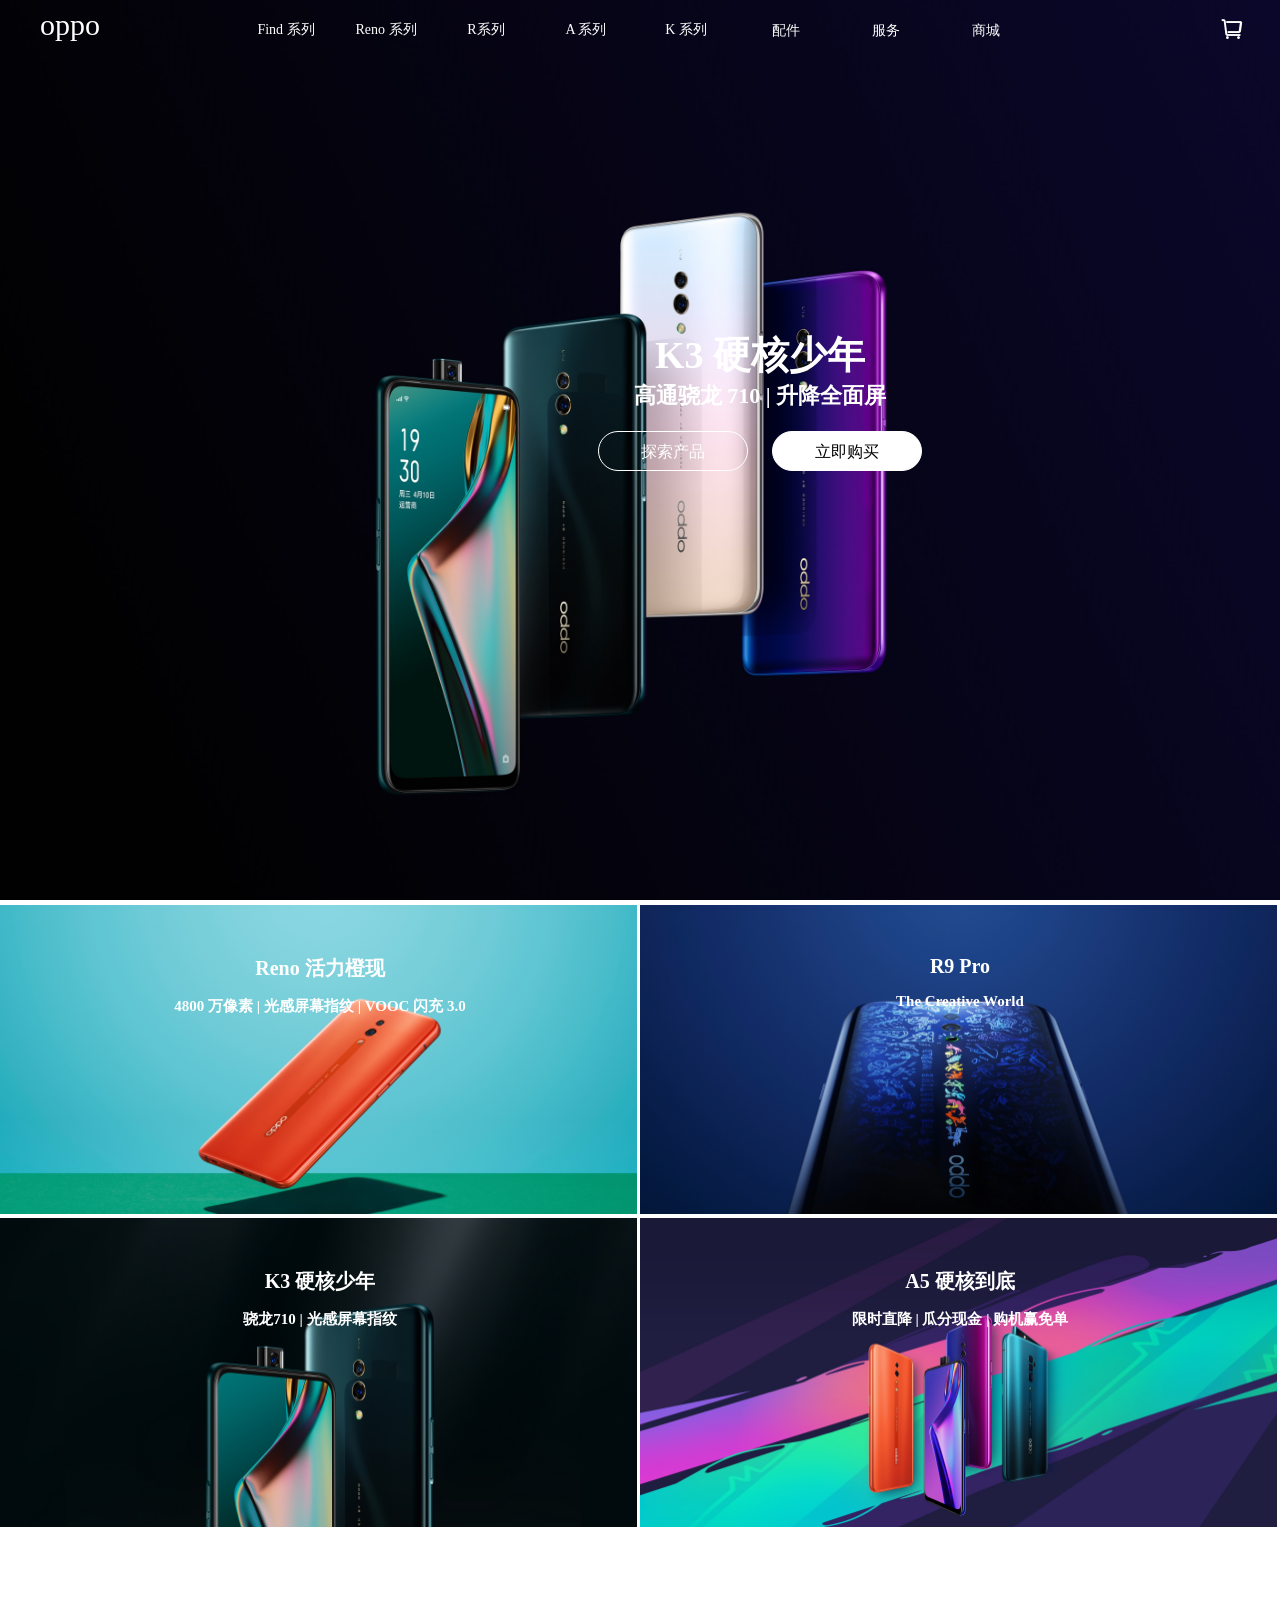
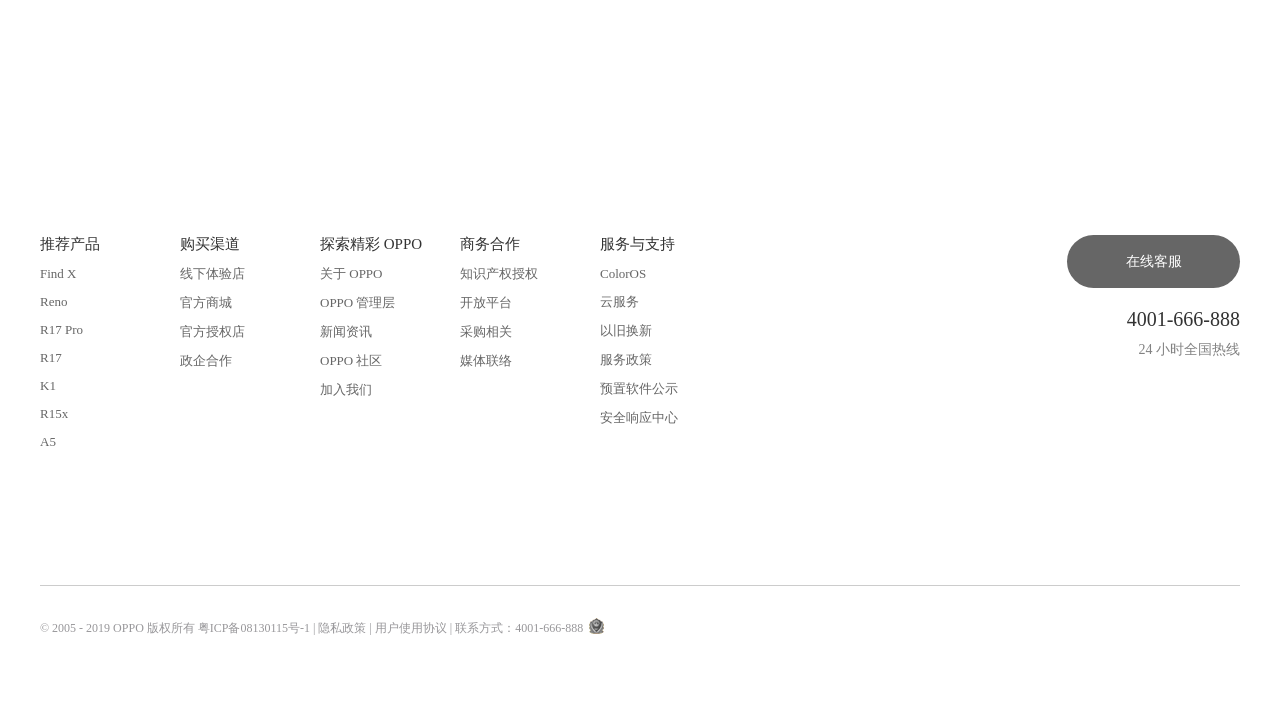
<file: oppo/index.html>
<!DOCTYPE html>
<html lang="zh">
<head>
	<meta charset="UTF-8" />
	<meta name="viewport" content="width=device-width, initial-scale=1.0" />
	<meta http-equiv="X-UA-Compatible" content="ie=edge" />
	<link rel="stylesheet" type="text/css" href="css/module.css"/>
	<link rel="stylesheet" type="text/css" href="css/index.css"/>
	<link rel="stylesheet" type="text/css" href="css/iconfont.css"/>
	<script src="js/scrollreveal.js" type="text/javascript" charset="utf-8"></script>
	<script src="js/jquery-2.1.1.min.js" type="text/javascript" charset="utf-8"></script>
	<script src="js/index.js" type="text/javascript" charset="utf-8"></script>
	<title>OPPO手机官网</title>
</head>
<body>
	<!--
		https://www.oppo.com/cn/
		https://www.oppo.com/cn/product/r17pro/index.html
		https://seebeyond.oppo.com/cn/
		
	-->
	<div class="main">
		<div class="header" data-scroll-reveal="enter from the top over 1.5s">
			<div class="header-con">
				<div class="logo">
					<a href="index.html">oppo</a>
				</div>
				<div class="nav">
					<ul class="nav-con">
						<li class="products">
							<a href="javascript:;">Find 系列</a>
							<div class="navpopup">
								<ul>
									<li>
										<a href="productsFind.html">
											<img src="img/a1.png"/>
											<h3>Find X</h3>
										</a>
									</li>
									<li>
										<a href="productsFind.html">
											<img src="img/a2.png"/>
											<h3>Find X 超级闪充版</h3>
										</a>
									</li>
									<li>
										<a href="productsFind.html">
											<img src="img/a3.png"/>
											<h3>Find X 兰博基尼版</h3>
										</a>
									</li>
								</ul>
							</div>
						</li>
						<li class="products">
							<a href="javascript:;">Reno 系列</a>
							<div class="navpopup">
								<ul>
									<li>
										<a href="productsReno.html">
											<img src="img/b1.png"/>
											<h3>Reno</h3>
										</a>
									</li>
									<li>
										<a href="productsReno.html">
											<img src="img/b2.png"/>
											<h3>Reno 10 倍变焦版</h3>
										</a>
									</li>
									<li>
										<a href="productsReno.html">
											<img src="img/b3.png"/>
											<h3>Reno Z</h3>
										</a>
									</li>
								</ul>
							</div>
						</li>
						<li class="products">
							<a href="javascript:;">R系列 </a>
							<div class="navpopup">
								<ul>
									<li>
										<a href="PhoNetInfo.html">
											<img src="img/c1.png"/>
											<h3>R17 Pro</h3>
										</a>
									</li>
									<li>
										<a href="PhoNetInfo.html">
											<img src="img/c2.png"/>
											<h3>R17</h3>
										</a>
									</li>
									<li>
										<a href="PhoNetInfo.html">
											<img src="img/c3.png"/>
											<h3>R15X</h3>
										</a>
									</li>
								</ul>
							</div>
						</li>
						<li class="products">
							<a href="javascript:;">A 系列</a>
							<div class="navpopup">
								<ul>
									<li>
										<a href="A5.html">
											<img src="img/d1.png"/>
											<h3>A9x</h3>
										</a>
									</li>
									<li>
										<a href="A5.html">
											<img src="img/d2.png"/>
											<h3>A9</h3>
										</a>
									</li>
									<li>
										<a href="A5.html">
											<img src="img/d3.png"/>
											<h3>A7</h3>
										</a>
									</li>
									<li>
										<a href="A5.html">
											<img src="img/d4.png"/>
											<h3>A7X</h3>
										</a>
									</li>
									<li>
										<a href="A5.html">
											<img src="img/d5.png"/>
											<h3>A5</h3>
										</a>
									</li>
								</ul>
							</div>
						</li>
						<li class="products">
							<a href="javascript:;">K 系列</a>
							<div class="navpopup">
								<ul>
									<li>
										<a href="productsK3.html">
											<img src="img/e1.png"/>
											<h3>K3</h3>
										</a>
									</li>
									<li>
										<a href="productsK3.html">
											<img src="img/e2.png"/>
											<h3>K1</h3>
										</a>
									</li>
								</ul>
							</div>
						</li>
					</ul>
				
					<div class="nav-h">
						<ul>
							<li><a href="#"> 配件</a></li>
							<li><a href="#"> 服务</a></li>
							<li><a href="#"> 商城</a></li>
						</ul>
					</div>
				</div>
				<div class="commodity">
					<i class="iconfont isadmin">&#xe899;</i>
				</div>
			</div>
		</div>
		<div class="content">
			<div class="con-one">
				<div class="banner-title">
					<h1 data-scroll-reveal="enter from the bottom over 1.5s">K3 硬核少年</h1>
					<h5 data-scroll-reveal="enter from the bottom over 1.5s">高通骁龙 710 | 升降全面屏</h5>
					<div class="banner-btn" data-scroll-reveal="enter from the bottom over 1.5s">
						<button type="button">探索产品</button>
						<button type="button" class="btn-k3">立即购买</button>
					</div>
				</div>
			</div>
			<div class="con-two">
				<ul>
					<li>
						<a href="productsReno.html"><img src="img/1.jpg" alt="" />
							<div class="promos-title">
								<h1>Reno 活力橙现</h1>
								<h2>4800 万像素 | 光感屏幕指纹 | VOOC 闪充 3.0</h2>
							</div>
						</a>
					</li>
					<li>
						<a href="products.html"><img src="img/2.jpg" alt="" /></a>
						<div class="promos-title">
							<h1>R9 Pro</h1>
							<h2>The Creative World</h2>
						</div>
					</li>
					<li>
						<a href="productsK3.html"><img src="img/4.jpg" alt="" /></a>
						<div class="promos-title">
							<h1>K3 硬核少年</h1>
							<h2>骁龙710 | 光感屏幕指纹</h2>
						</div>
					</li>
					<li>
						<a href="productsA5.html"><img src="img/3.jpg" alt="" /></a>
						<div class="promos-title">
							<h1>A5 硬核到底</h1>
							<h2>限时直降 |  瓜分现金 | 购机赢免单</h2>
						</div>
					</li>
				</ul>
			</div>
		</div>
		<div class="footer">
			<div class="foot-con">
				<div class="foot-tit">
					<div class="foot-left">
						<ul>
							<li>
								<a href="#">推荐产品</a>
								<ul>
									<li><a href="#">Find X</a></li>
								    <li><a href="#">Reno</a></li>
								    <li><a href="#">R17 Pro</a></li>
								    <li><a href="#">R17</a></li>
								    <li><a href="#">K1</a></li>
								    <li><a href="#">R15x</a></li>
								    <li><a href="#">A5</a></li>
								</ul>
							</li>
							<li>
								<a href="#">购买渠道</a>
								<ul>
									<li><a href="#">线下体验店</a></li>
									<li><a href="#">官方商城</a></li>
									<li><a href="#">官方授权店</a></li>
									<li><a href="#">政企合作</a></li>
								</ul>
							</li>
							<li>
								<a href="#">探索精彩 OPPO</a>
								<ul>
									<li><a href="#">关于 OPPO</a></li>
									<li><a href="#">OPPO 管理层</a></li>
									<li><a href="#">新闻资讯</a></li>
									<li><a href="#">OPPO 社区</a></li>
									<li><a href="#">加入我们</a></li>
								</ul>
							</li>
							<li>
								<a href="#">商务合作</a>
								<ul>
									<li><a href="#">知识产权授权</a></li>
									<li><a href="#">开放平台</a></li>
									<li><a href="#">采购相关</a></li>
									<li><a href="#">媒体联络</a></li>
								</ul>
							</li>
							<li>
								<a href="#">服务与支持</a>
								<ul>
									<li><a href="#">ColorOS</a></li>
									<li><a href="#">云服务</a></li>
									<li><a href="#">以旧换新</a></li>
									<li><a href="#">服务政策</a></li>
									<li><a href="#">预置软件公示</a></li>
									<li><a href="#">安全响应中心</a></li>
								</ul>
							</li>
						</ul>
					</div>
					<div class="foot-right">
						<a href="#">在线客服</a>
						<h3>4001-666-888</h3>
						<p>24 小时全国热线</p>
					</div>
				</div>
				<div class="foot-foot">
					<p><span>© 2005 - 2019 OPPO 版权所有 粤ICP备08130115号-1 | 隐私政策 | 用户使用协议 | 联系方式：4001-666-888</span><img src="img/icon-gs@1x-1017f5ad1d.png" alt="" /></p>
				</div>
			</div>
		</div>
	</div>
</body>
</html>
</file>
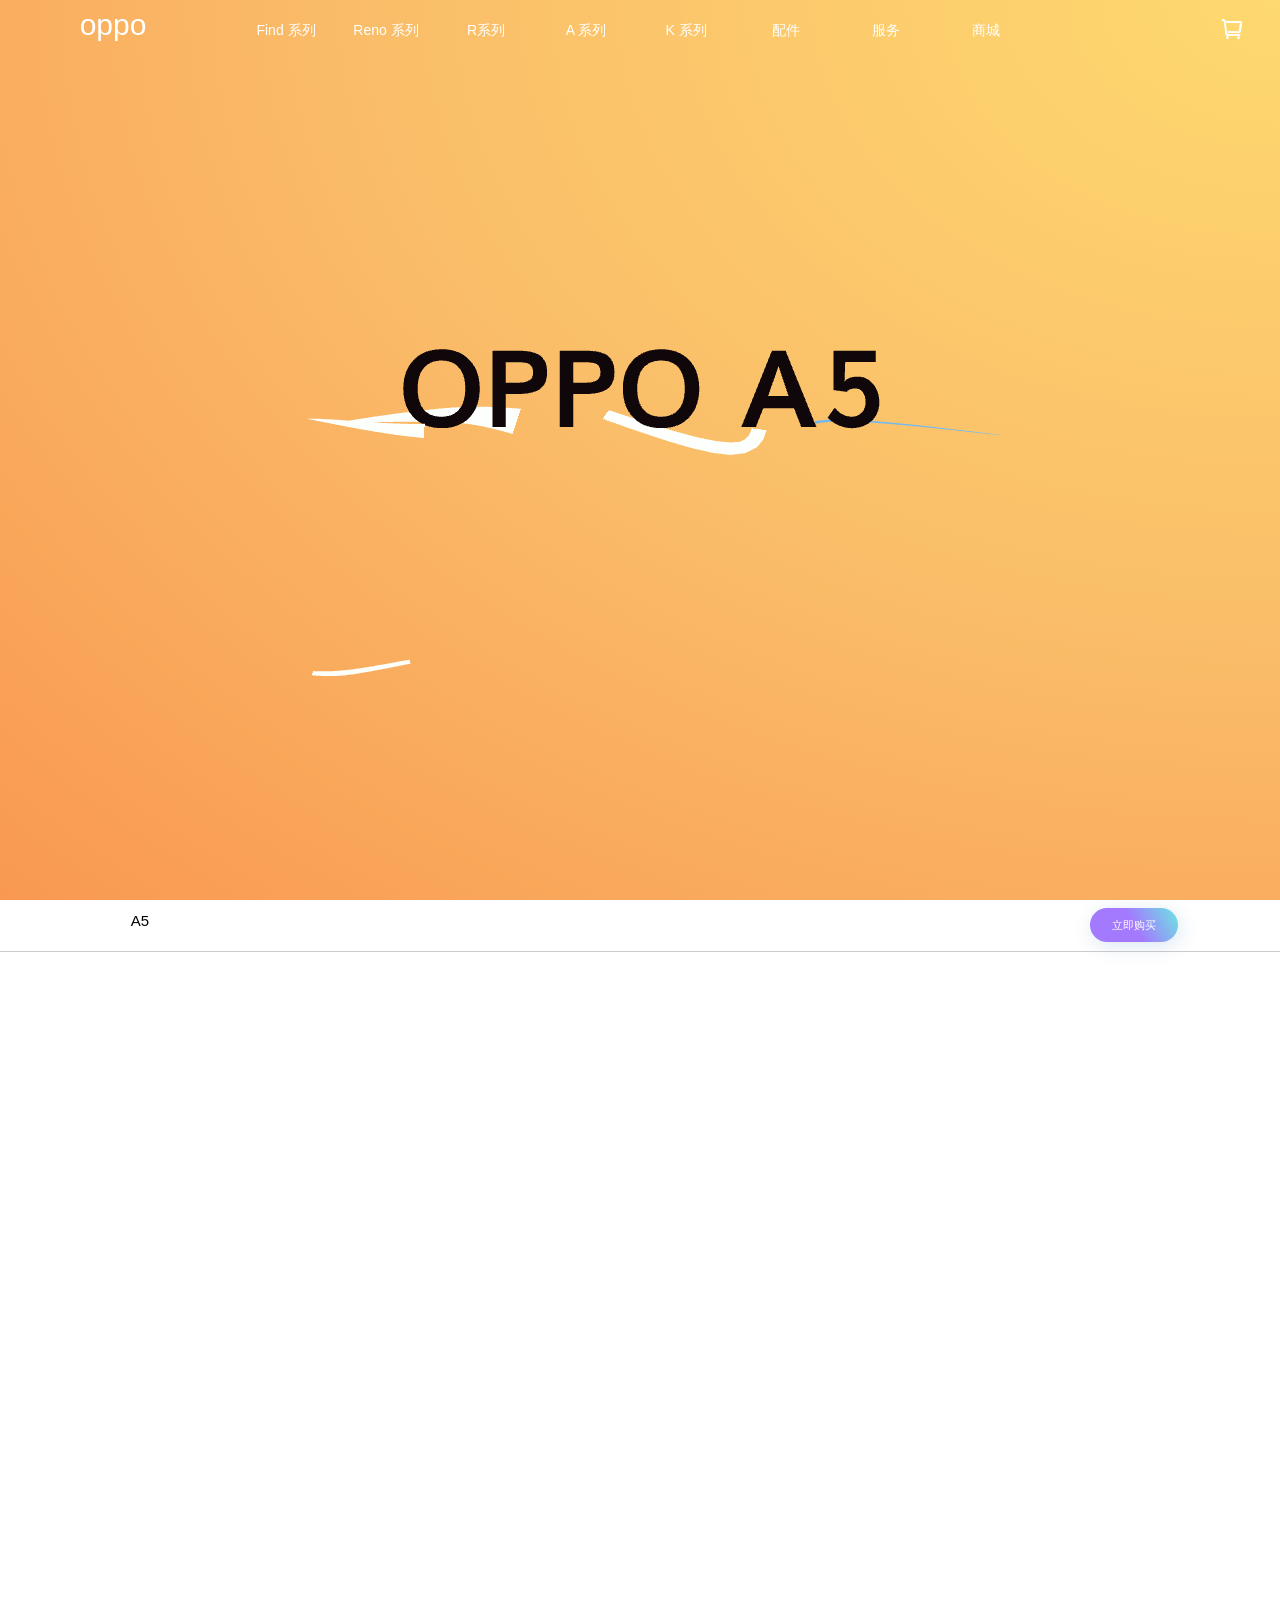
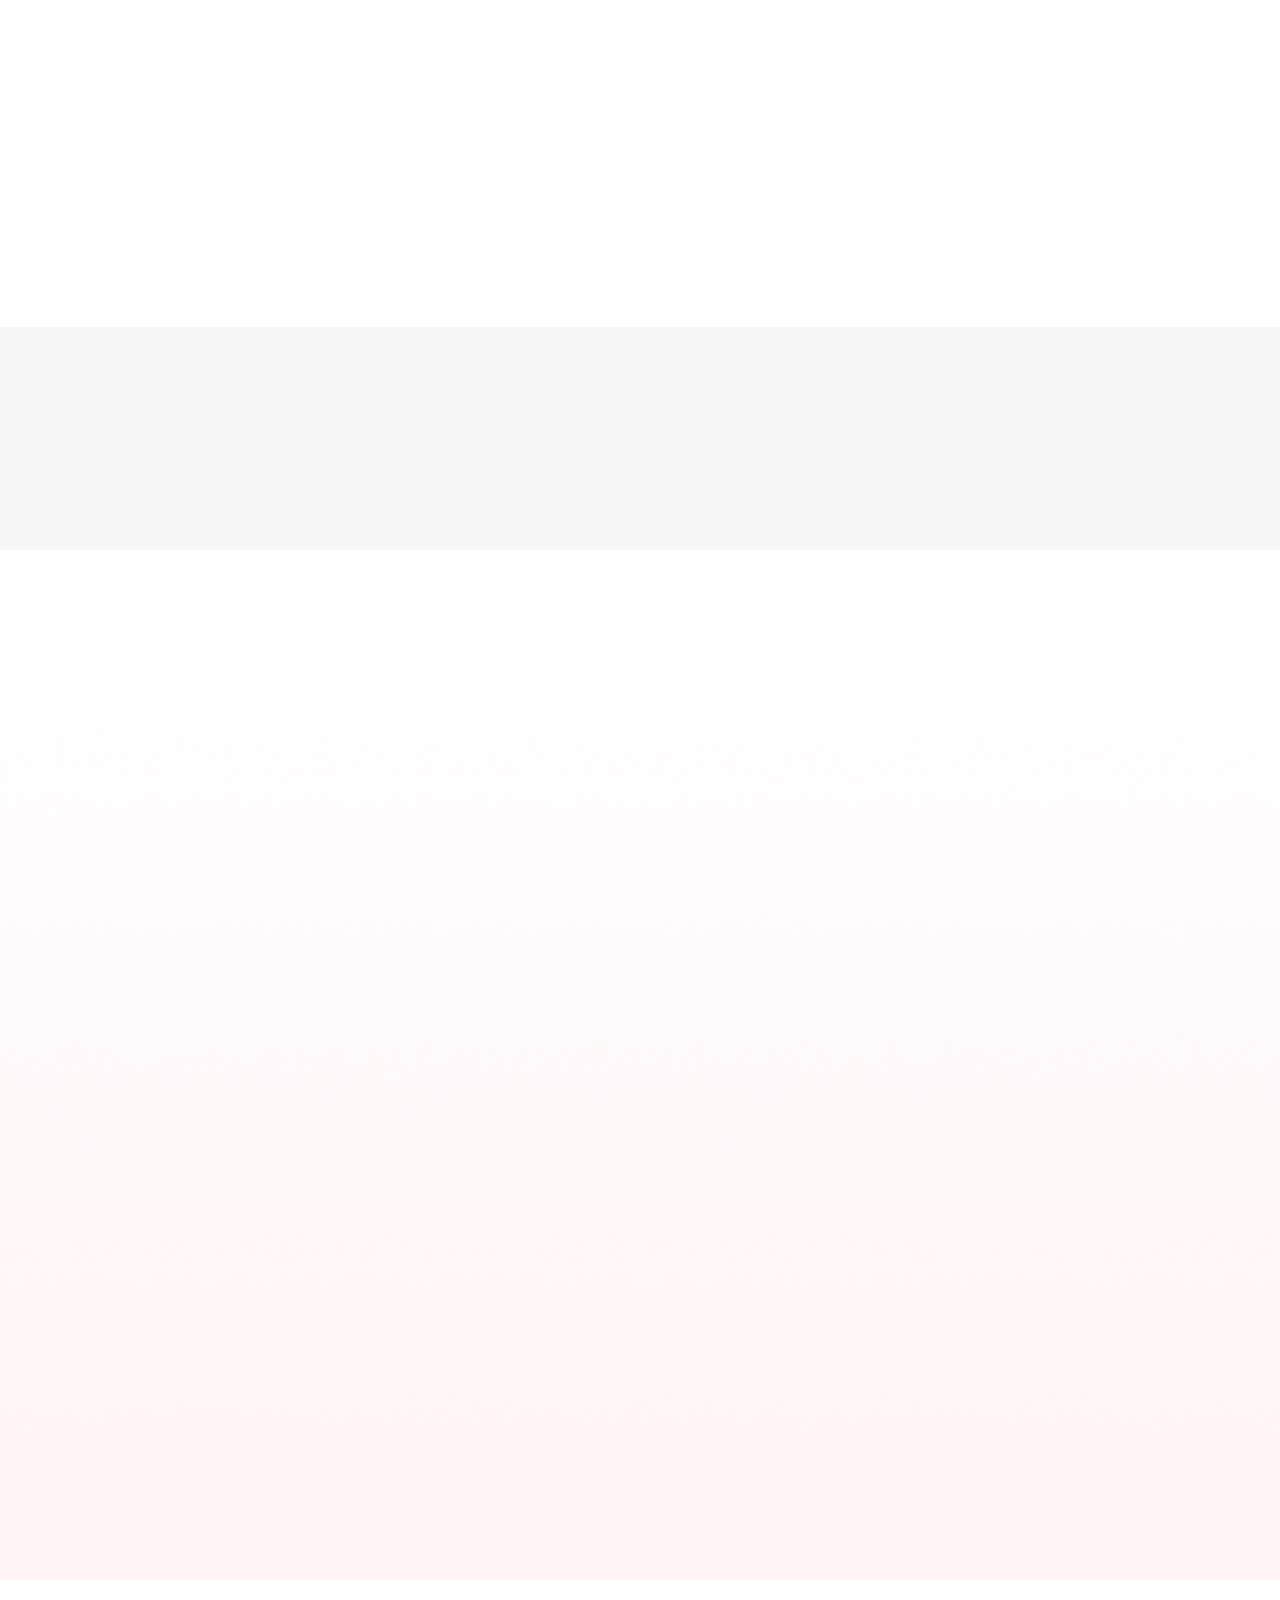
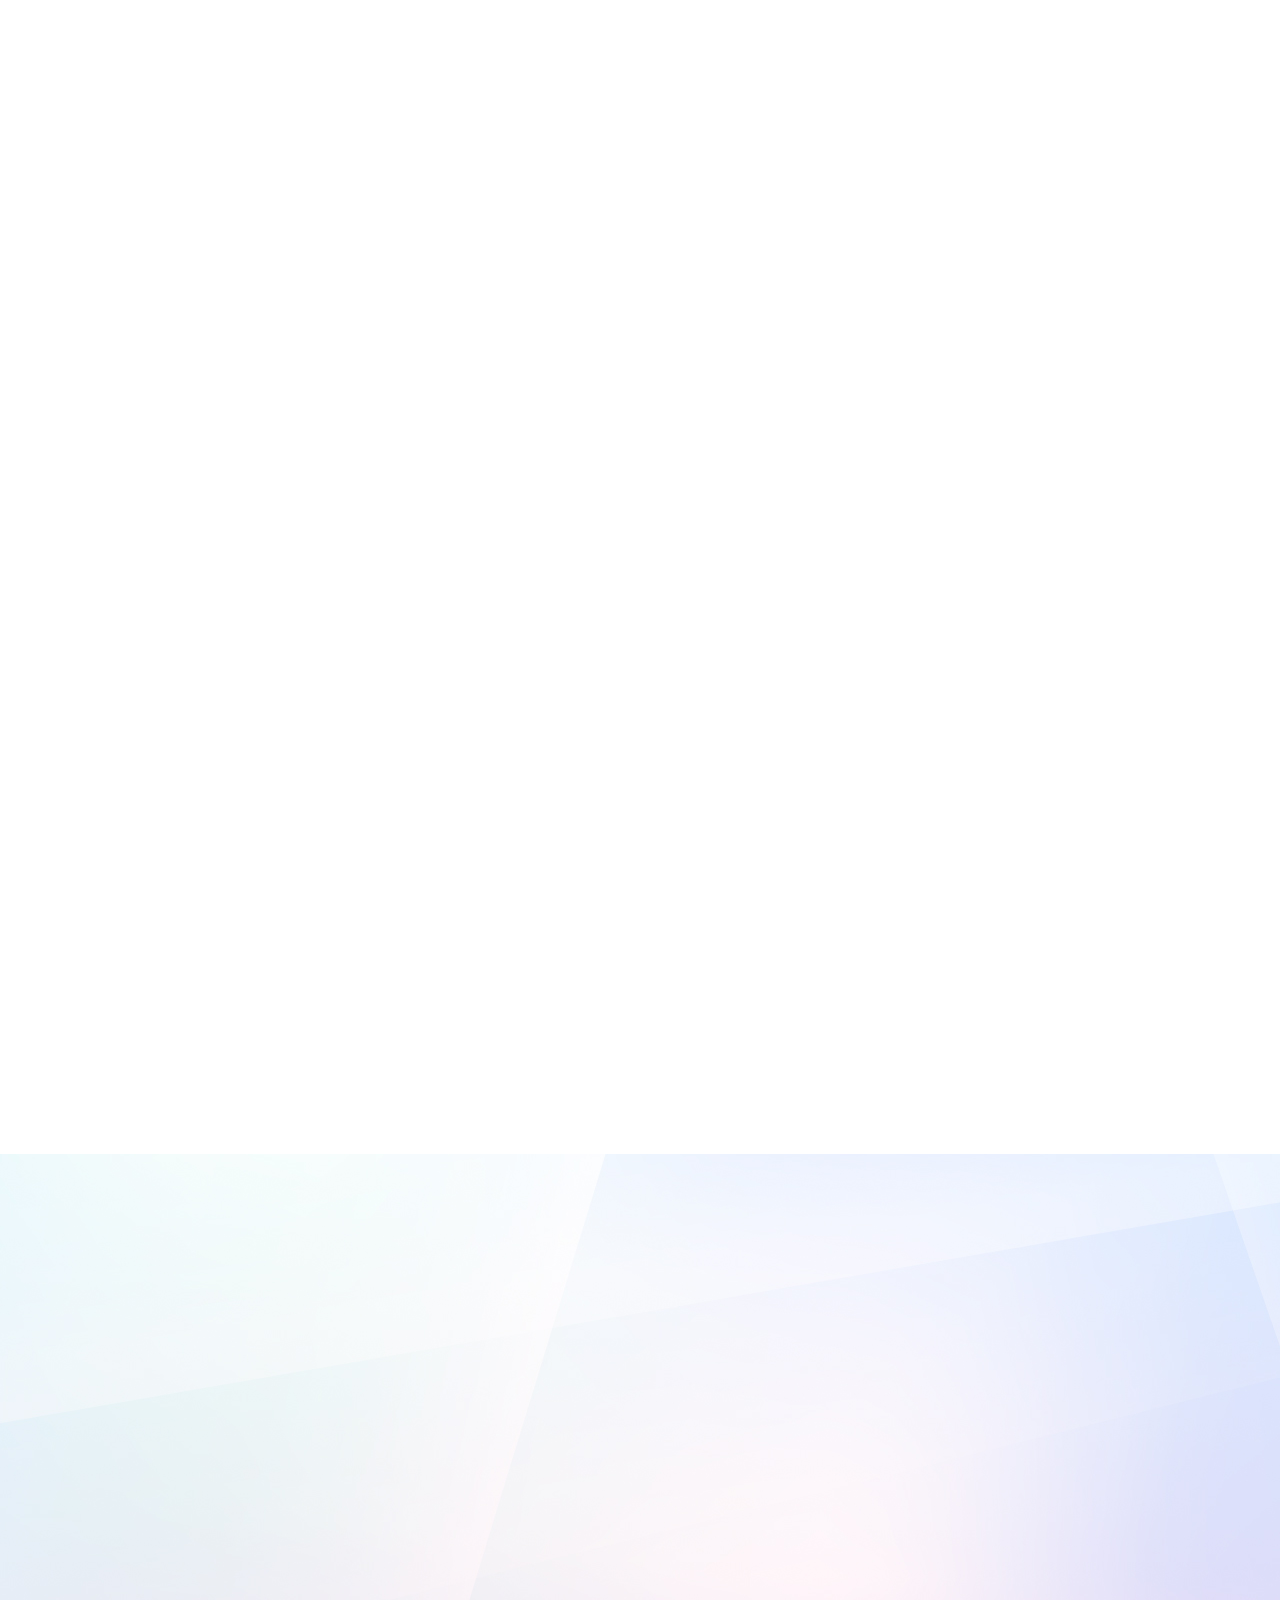
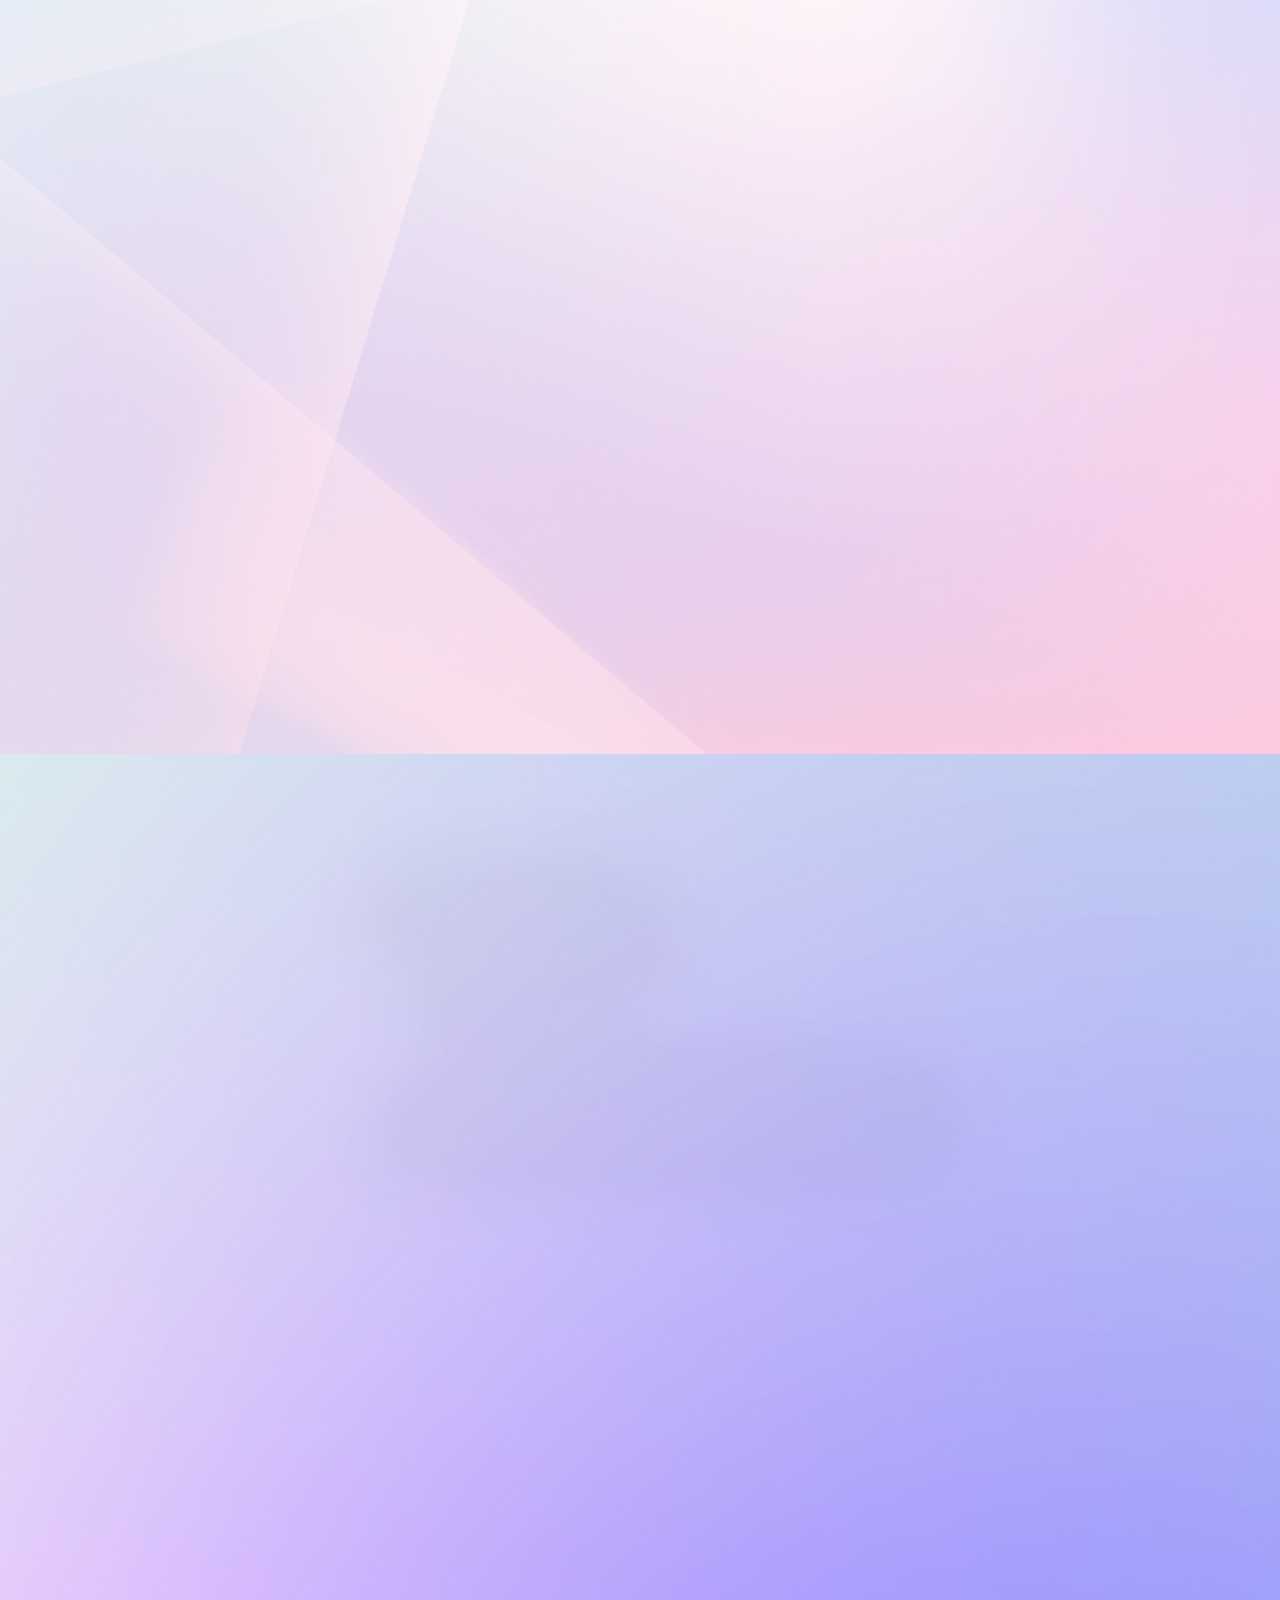
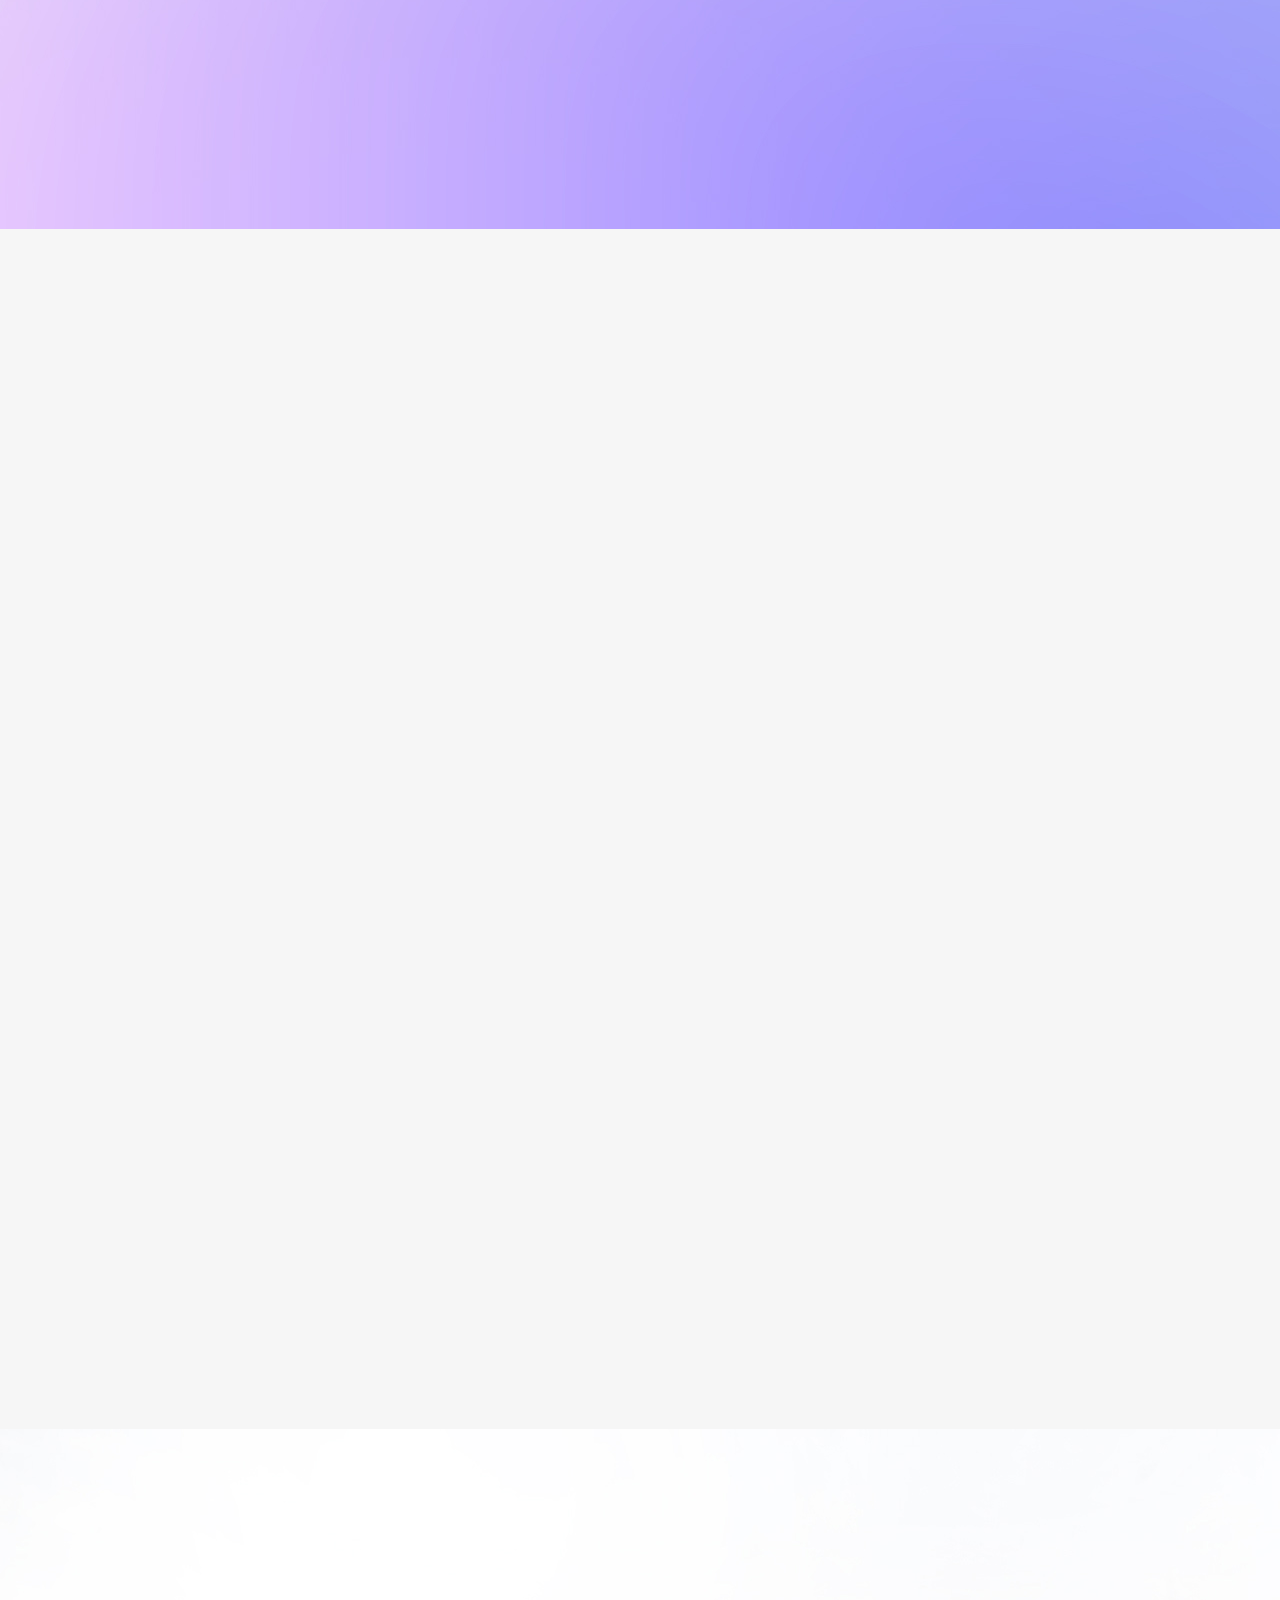
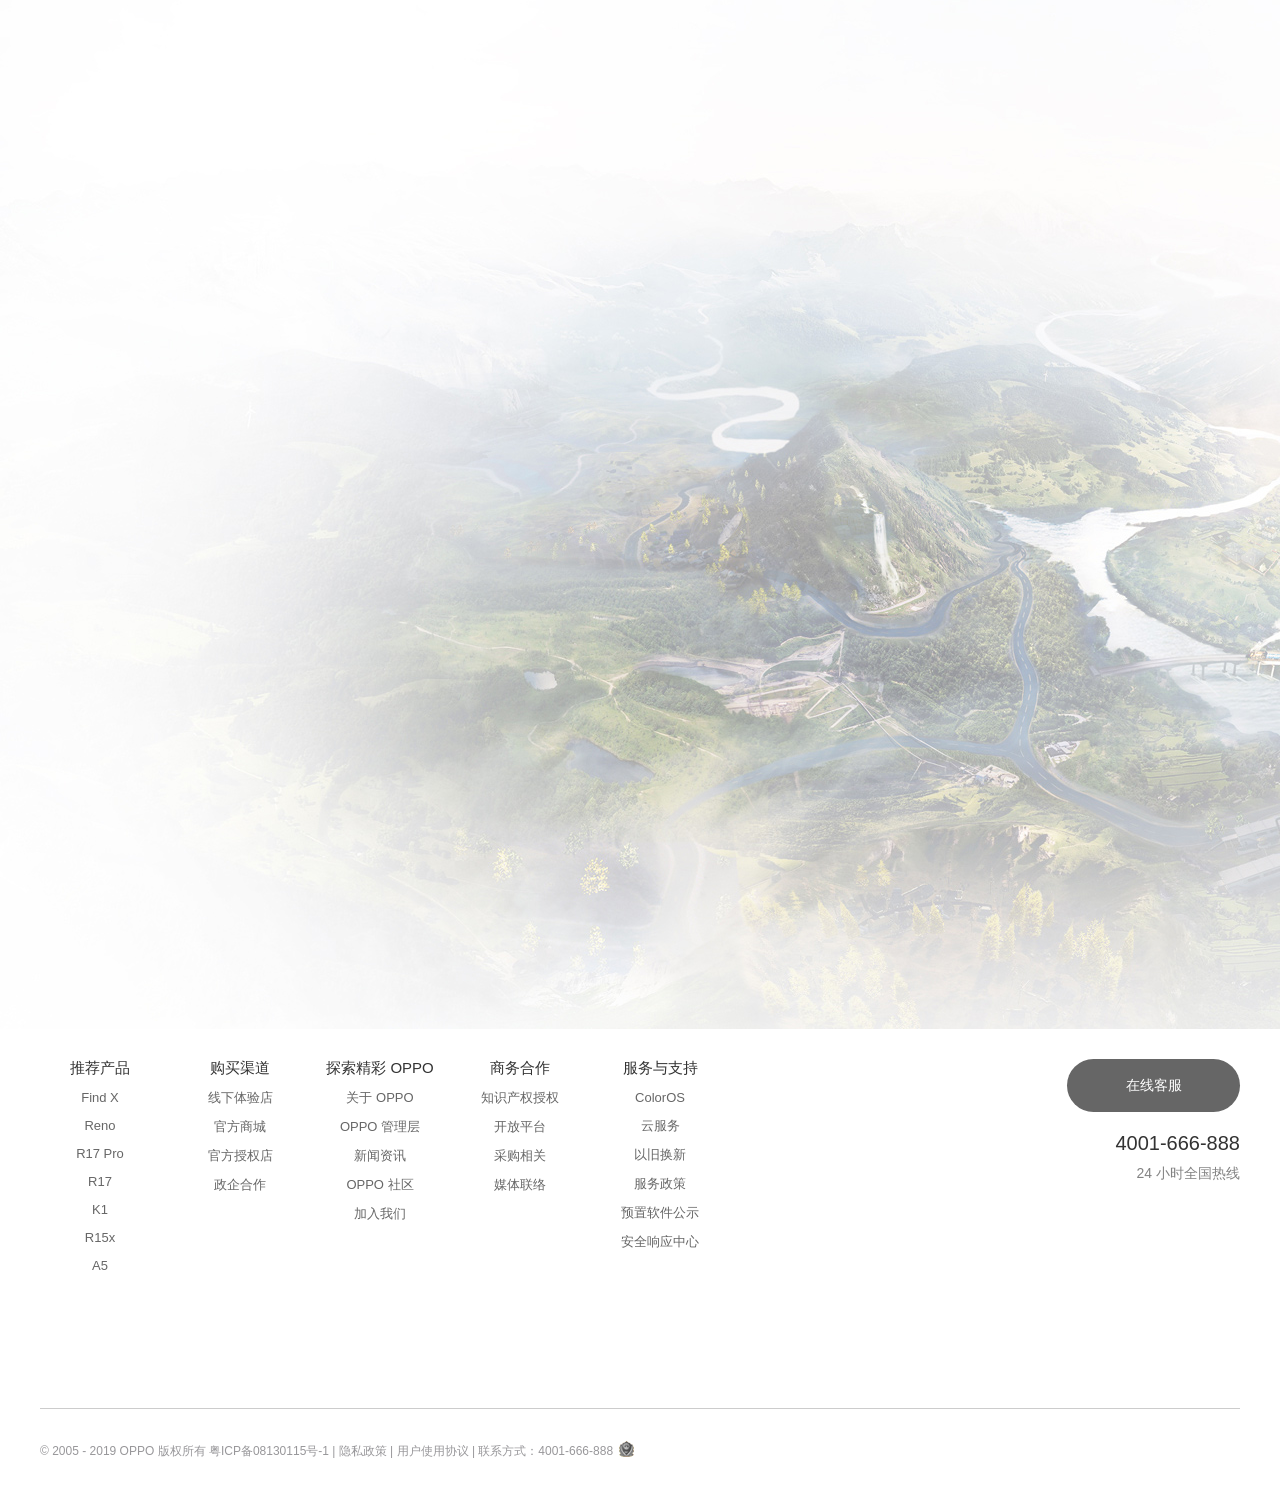
<file: oppo/A5.html>
<!DOCTYPE html>
<html lang="zh">
<head>
	<meta charset="UTF-8">
	<meta http-equiv="X-UA-Compatible" content="IE=edge,chrome=1"> 
	<meta name="viewport" content="width=device-width, initial-scale=1.0">
	<script src="js/scrollreveal.js" type="text/javascript" charset="utf-8"></script>
	<script src="js/jquery-2.1.1.min.js" type="text/javascript" charset="utf-8"></script>
	<link rel="stylesheet" type="text/css" href="css/iconfont.css"/>
	<link rel="stylesheet" type="text/css" href="css/module.css"/>
	<link rel="stylesheet" type="text/css" href="css/index.css"/>
	<link href="css/vendors.css" rel="stylesheet">
	<link href="css/A5.css" rel="stylesheet">
	<title>OPPO A5</title>
</head>
<body>
	<main>
		<div class="frame">
			<div class="header" data-scroll-reveal="enter from the top over 1.5s">
				<div class="header-con">
					<div class="logo">
						<a href="index.html">oppo</a>
					</div>
					<div class="nav">
						<ul class="nav-con">
							<li class="products">
								<a href="javascript:;">Find 系列</a>
								<div class="navpopup">
									<ul>
										<li>
											<a href="productsFind.html">
												<img src="img/a1.png"/>
												<h3>Find X</h3>
											</a>
										</li>
										<li>
											<a href="productsFind.html">
												<img src="img/a2.png"/>
												<h3>Find X 超级闪充版</h3>
											</a>
										</li>
										<li>
											<a href="productsFind.html">
												<img src="img/a3.png"/>
												<h3>Find X 兰博基尼版</h3>
											</a>
										</li>
									</ul>
								</div>
							</li>
							<li class="products">
								<a href="javascript:;">Reno 系列</a>
								<div class="navpopup">
									<ul>
										<li>
											<a href="productsReno.html">
												<img src="img/b1.png"/>
												<h3>Reno</h3>
											</a>
										</li>
										<li>
											<a href="productsReno.html">
												<img src="img/b2.png"/>
												<h3>Reno 10 倍变焦版</h3>
											</a>
										</li>
										<li>
											<a href="productsReno.html">
												<img src="img/b3.png"/>
												<h3>Reno Z</h3>
											</a>
										</li>
									</ul>
								</div>
							</li>
							<li class="products">
								<a href="javascript:;">R系列 </a>
								<div class="navpopup">
									<ul>
										<li>
											<a href="PhoNetInfo.html">
												<img src="img/c1.png"/>
												<h3>R17 Pro</h3>
											</a>
										</li>
										<li>
											<a href="PhoNetInfo.html">
												<img src="img/c2.png"/>
												<h3>R17</h3>
											</a>
										</li>
										<li>
											<a href="PhoNetInfo.html">
												<img src="img/c3.png"/>
												<h3>R15X</h3>
											</a>
										</li>
									</ul>
								</div>
							</li>
							<li class="products">
								<a href="javascript:;">A 系列</a>
								<div class="navpopup">
									<ul>
										<li>
											<a href="A5.html">
												<img src="img/d1.png"/>
												<h3>A9x</h3>
											</a>
										</li>
										<li>
											<a href="A5.html">
												<img src="img/d2.png"/>
												<h3>A9</h3>
											</a>
										</li>
										<li>
											<a href="A5.html">
												<img src="img/d3.png"/>
												<h3>A7</h3>
											</a>
										</li>
										<li>
											<a href="A5.html">
												<img src="img/d4.png"/>
												<h3>A7X</h3>
											</a>
										</li>
										<li>
											<a href="A5.html">
												<img src="img/d5.png"/>
												<h3>A5</h3>
											</a>
										</li>
									</ul>
								</div>
							</li>
							<li class="products">
								<a href="javascript:;">K 系列</a>
								<div class="navpopup">
									<ul>
										<li>
											<a href="productsK3.html">
												<img src="img/e1.png"/>
												<h3>K3</h3>
											</a>
										</li>
										<li>
											<a href="productsK3.html">
												<img src="img/e2.png"/>
												<h3>K1</h3>
											</a>
										</li>
									</ul>
								</div>
							</li>
						</ul>
					
						<div class="nav-h">
							<ul>
								<li><a href="#"> 配件</a></li>
								<li><a href="#"> 服务</a></li>
								<li><a href="#"> 商城</a></li>
							</ul>
						</div>
					</div>
					<div class="commodity">
						<i class="iconfont isadmin">&#xe899;</i>
					</div>
				</div>
			</div>
			<div class="content">
				<div class="con-1">
					<div class="par-nav">
						<div class="par-nav-con">
							<div class="par-l"><p>A5</p></div>
							<div class="par-r"><a href="productsA5.html">立即购买</a></div>
						</div>
					</div>
					<p data-scroll-reveal="enter from the bottom over 1.5s">续航</p>
					<h1 data-scroll-reveal="enter from the bottom over 1.5s wait .2s">4230mAh 超大电池，<br />还有 AI 为你精打细算。</h1>
					<img data-scroll-reveal="enter from the bottom over 1.5s" src="img/A5/a1.jpg"/>
				</div>
				<div class="con-2">
					<div class="wrapper" data-scroll-reveal="enter from the bottom over 1.5s">
						<p>OPPO A5 不仅拥有 A 系列首次配备的 4230mAh 超大电池，还搭载了创新的“应用速冻”</p>
						<p>功能，能够智能冻结耗电应用，可观看视频约 14 小时。忘记电量烦恼，出行更放心。</p>
					</div>
				</div>
				<div class="con-3">
					<div class="wrapper">
						<div class="introduce">
							<b data-scroll-reveal="enter from the right over 1.5s wait .2s">拍照</b>
							<h1 data-scroll-reveal="enter from the right over 1.5s wait .3s">双摄人像模式，<br />让美更自然。</h1>
							<p data-scroll-reveal="enter from the right over 1.5s wait .4s">后置双摄，带来相机般的人像背景虚化。<br />全新人像算法，使人物细节处理更自然，虚化真实有层次。<br />为你打造惊艳而又充满艺术的人像照片。</p>
						</div>
						<img data-scroll-reveal="enter from the bottom over 1.5s" src="img/A5/a2.png"/>
					</div>
				</div>
				<div class="con-4">
					<div class="wrappers">
						<div class="introduce">
							<b data-scroll-reveal="enter from the bottom over 1.5s" >拍照</b>
							<h1 data-scroll-reveal="enter from the bottom over 1.5s wait .2s" >AI 智慧美颜，<br />适合你的才更美。</h1>
							<p data-scroll-reveal="enter from the bottom over 1.5s wait .3s" >前置 AI 智慧美颜，智能识别 296 个面部特征点，并通过性别、年龄、肤质、肤色等多个维度，<br />在 800 万种美颜方案中挑选更适合你的一种。OPPO A5 更能在 AI 的帮助下记录你<br />的使用习惯，让下一次自拍更美、更简单。</p>
						</div>
					</div>
					<img data-scroll-reveal="enter from the bottom over 1.5s"  src="img/A5/a3.jpg"/>
				</div>
				<div class="con-5">
					<div class="wrapper">
						<div class="introduce">
							<b data-scroll-reveal="enter from the bottom over 1.5s" >外观</b>
							<h1 data-scroll-reveal="enter from the bottom over 1.5s wait .2s" >幻镜纹理，<br />变幻的空间之美。</h1>
							<p data-scroll-reveal="enter from the bottom over 1.5s wait .3s" >绚丽夺目的幻镜纹理，灵感来自于万华镜梦幻的光影流转。OPPO A5 采用纳米级微晶工艺，<br />细腻又灵动。我们精密计算每一条切线的角度，使机身呈现出跟随光变化的空间纹路。<br />就像万华镜一样，每一次注视，都美得不一样。</p>
						</div>
						
					</div>
					<img data-scroll-reveal="enter from the bottom over 1.5s"  src="img/A5/a4.png"/>
				</div>
				<div class="con-6">
					<div class="wrapper">
						<div class="introduce">
							<b data-scroll-reveal="enter from the right over 1.5s" >语音助手</b>
							<h1 data-scroll-reveal="enter from the right over 1.5s wait .2s" >能听会说，<br />妙趣横生。</h1>
							<p data-scroll-reveal="enter from the right over 1.5s wait .3s" >智能语音助手，你的私人助理。<br />听音乐、发微信、查路线、扫二维码... 丰富操作只需随口一说。<br />你还可以定制快捷指令，帮助 OPPO A5 更懂你。</p>
						</div>
						<img data-scroll-reveal="enter from the bottom over 1.5s"  src="img/A5/a5.png"/>
					</div>
				</div>
				<div class="con-7">
					<div class="wrapper">
						<div class="introduce">
							<b data-scroll-reveal="enter from the bottom over 1.5s">配置</b>
							<h1 data-scroll-reveal="enter from the bottom over 1.5s wait .2s">3G/4G+64GB,<br />装不完的乐趣。</h1>
							<p data-scroll-reveal="enter from the bottom over 1.5s wait .3s">OPPO A5 采用 4GB 运行内存，搭配高通骁龙 8 核移动处理平台，能够流畅运行更多 APP。<br />同时配有 64GB 大存储空间，无论是照片、音乐、电影都能轻松装下，<br />不再为内存不足感到烦恼。</p>
						</div>
					</div>
					<img data-scroll-reveal="enter from the bottom over 1.5s" src="img/A5/a6.jpg"/>
				</div>
				<div class="con-8">
					<div class="wrapper">
						<div class="introduce">
							<b data-scroll-reveal="enter from the bottom over 1.5s">游戏加速</b>
							<h1 data-scroll-reveal="enter from the bottom over 1.5s wait .2s">全速游戏，<br />告别打扰。</h1>
							<p data-scroll-reveal="enter from the bottom over 1.5s wait .3s">开启游戏加速，享受全速的游戏体验。OPPO A5 可在游戏中智能调动<br />手机性能，流畅不卡顿。更有游戏免打扰功能，让你不被打扰，更专心地沉浸在游戏中。</p>
						</div>
						<img data-scroll-reveal="enter from the bottom over 1.5s" src="img/A5/a7.png"/>
					</div>
				</div>
			</div>
			<div class="footer" id="footer">
				<div class="foot-con">
					<div class="foot-tit">
						<div class="foot-left">
							<ul>
								<li>
									<a href="#">推荐产品</a>
									<ul>
										<li><a href="#">Find X</a></li>
									    <li><a href="#">Reno</a></li>
									    <li><a href="#">R17 Pro</a></li>
									    <li><a href="#">R17</a></li>
									    <li><a href="#">K1</a></li>
									    <li><a href="#">R15x</a></li>
									    <li><a href="#">A5</a></li>
									</ul>
								</li>
								<li>
									<a href="#">购买渠道</a>
									<ul>
										<li><a href="#">线下体验店</a></li>
										<li><a href="#">官方商城</a></li>
										<li><a href="#">官方授权店</a></li>
										<li><a href="#">政企合作</a></li>
									</ul>
								</li>
								<li>
									<a href="#">探索精彩 OPPO</a>
									<ul>
										<li><a href="#">关于 OPPO</a></li>
										<li><a href="#">OPPO 管理层</a></li>
										<li><a href="#">新闻资讯</a></li>
										<li><a href="#">OPPO 社区</a></li>
										<li><a href="#">加入我们</a></li>
									</ul>
								</li>
								<li>
									<a href="#">商务合作</a>
									<ul>
										<li><a href="#">知识产权授权</a></li>
										<li><a href="#">开放平台</a></li>
										<li><a href="#">采购相关</a></li>
										<li><a href="#">媒体联络</a></li>
									</ul>
								</li>
								<li>
									<a href="#">服务与支持</a>
									<ul>
										<li><a href="#">ColorOS</a></li>
										<li><a href="#">云服务</a></li>
										<li><a href="#">以旧换新</a></li>
										<li><a href="#">服务政策</a></li>
										<li><a href="#">预置软件公示</a></li>
										<li><a href="#">安全响应中心</a></li>
									</ul>
								</li>
							</ul>
						</div>
						<div class="foot-right">
							<a href="#">在线客服</a>
							<h3>4001-666-888</h3>
							<p>24 小时全国热线</p>
						</div>
					</div>
					<div class="foot-foot">
						<p><span>© 2005 - 2019 OPPO 版权所有 粤ICP备08130115号-1 | 隐私政策 | 用户使用协议 | 联系方式：4001-666-888</span><img src="img/icon-gs@1x-1017f5ad1d.png" alt="" /></p>
					</div>
				</div>
			</div>
		</div>
	</main>
	<script type="text/javascript" src="js/vendors.js"></script>
	<script type="text/javascript" src="js/A5.js"></script>
</body>
</html>
</file>
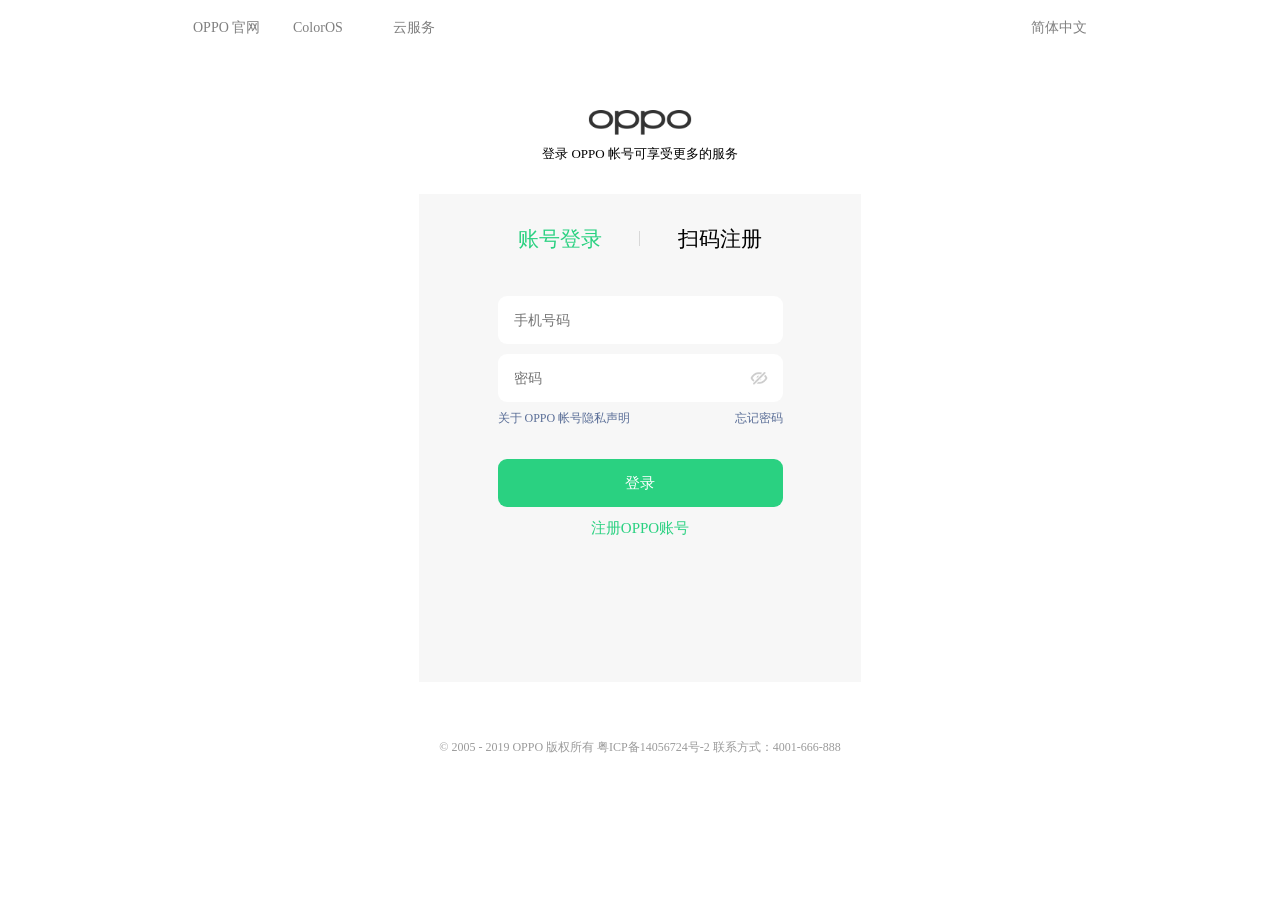
<file: oppo/login.html>
<!DOCTYPE html>
<html lang="zh">
<head>
	<meta charset="UTF-8" />
	<meta name="viewport" content="width=device-width, initial-scale=1.0" />
	<link rel="stylesheet" type="text/css" href="css/login.css"/>
	<script src="js/jquery-2.1.1.min.js" type="text/javascript" charset="utf-8"></script>
	<script src="js/login.js" type="text/javascript" charset="utf-8"></script>
	<meta http-equiv="X-UA-Compatible" content="ie=edge" />
	<title>登录</title>
</head>
<body>
	<div class="main">
		<div class="header">
			<div class="nav">
				<ul>
					<li><a href="index.html">OPPO 官网</a></li>
					<li><a href="#">ColorOS</a></li>
					<li><a href="#">云服务</a></li>
				</ul>
				<div class="nav-r">
					<p>简体中文</p>
				</div>
			</div>
		</div>
		<div class="content">
			<div class="con-tit">
				<img src="img/logo.png"/>
				<p>登录 OPPO 帐号可享受更多的服务</p>
			</div>
			<div class="con-box">
				<div class="con-box-tit">
					<div class="tab">
						<div class="tab-item active">
							账号登录
						</div>
						<div class="tab-item">
							扫码注册
						</div>
					</div>
				</div>
				<div class="con-box-con">
					<div class="input-phone">
						<input class="phone" type="text" autocomplete="off" placeholder="手机号码" value="">
					</div>
					<div class="input-password">
						<input class="password" autocomplete="off" type="password" placeholder="密码" value="">
						<i class="showpassword"></i>
					</div>
					<p><a href="#">关于 OPPO 帐号隐私声明</a><a href="#">忘记密码</a></p>
					<div class="login-btn">
						<button class="button-primary-btn">登录</button>
						<a href="register.html">注册OPPO账号</a>
					</div>
				</div>
				<div class="con-box-box">
					<div class="con-box-box-img">
						<img src="img/shouming.jpg"/>
						<img src="img/code.png"/>
					</div>
					<p>请进入OPPO 手机“设置-OPPO 帐号“扫码登录</p>
				</div>
			</div>
			
		</div>
		<div class="footer">
			<p>© 2005 - 2019 OPPO 版权所有 粤ICP备14056724号-2  联系方式：4001-666-888</p>
		</div>
	</div>
</body>
</html>
</file>
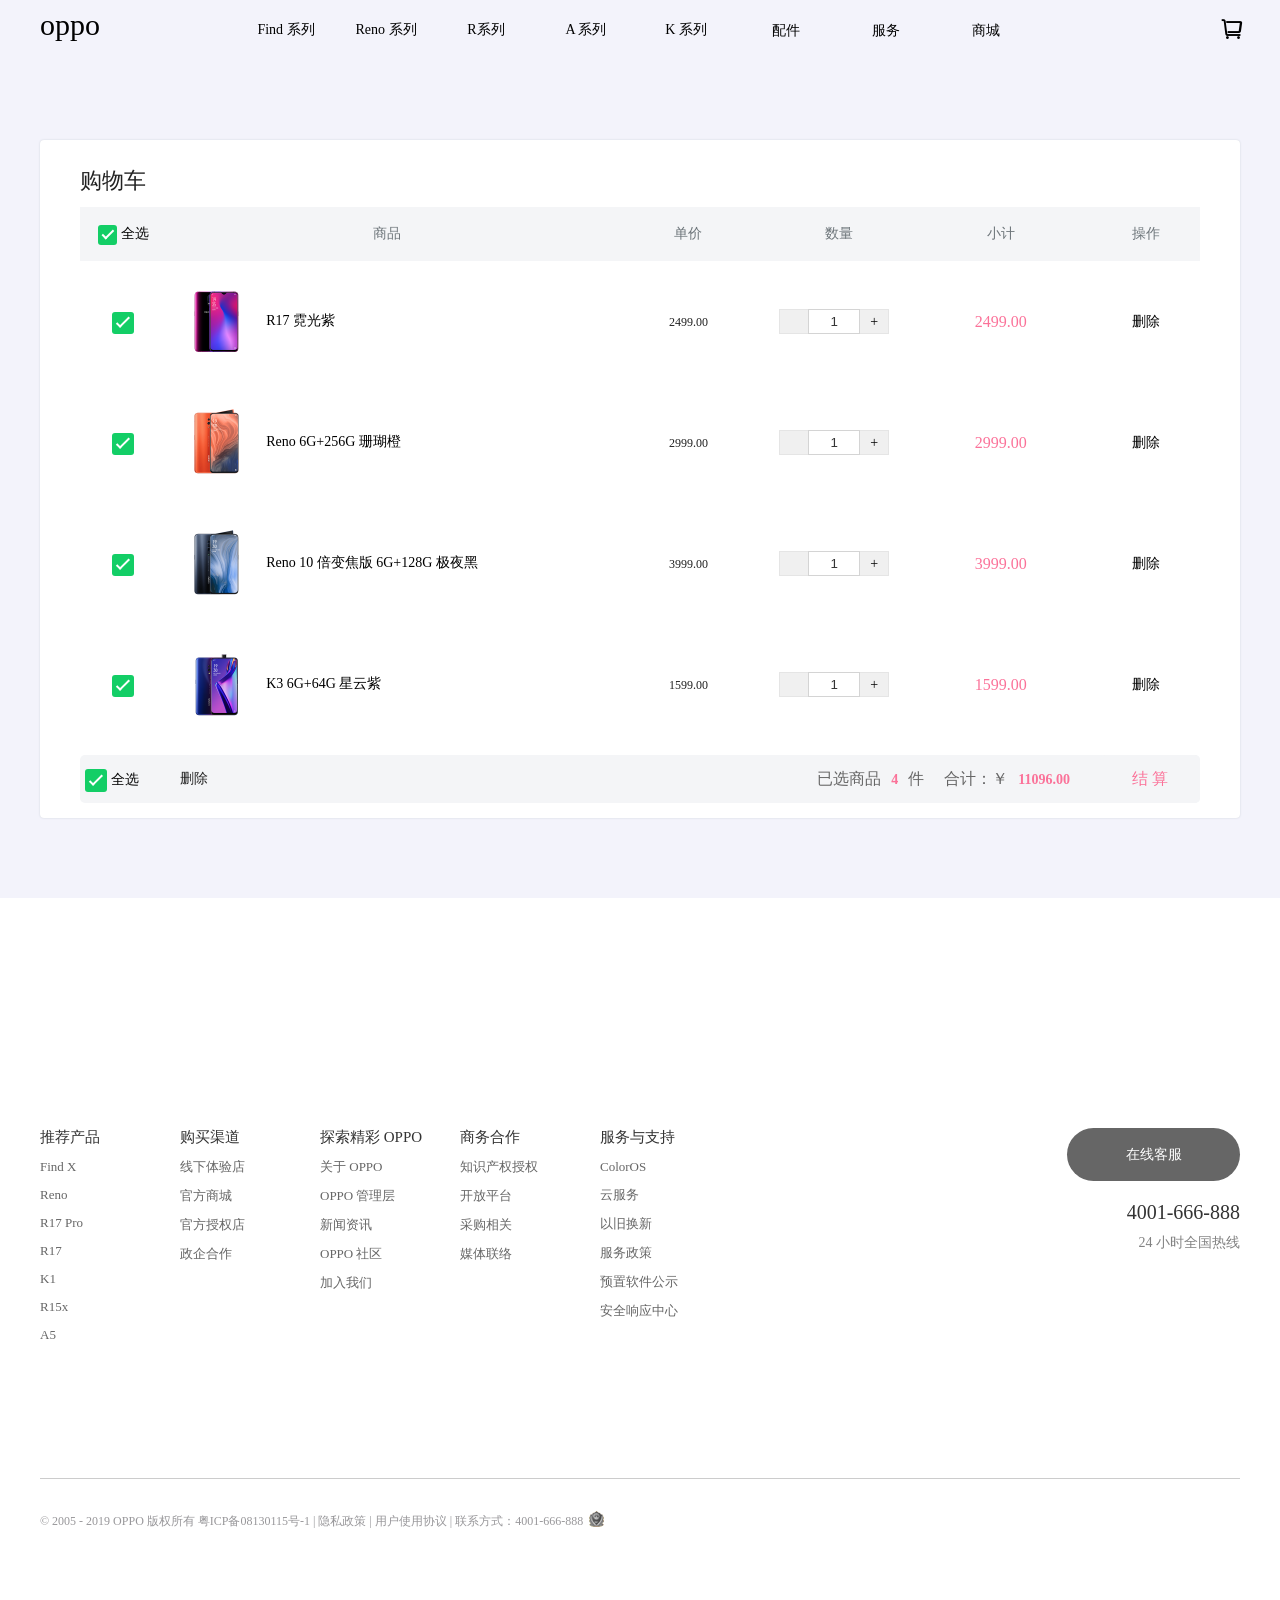
<file: oppo/opposhop.html>
<!DOCTYPE html>
<html lang="zh">
<head>
	<meta charset="UTF-8" />
	<meta name="viewport" content="width=device-width, initial-scale=1.0" />
	<meta http-equiv="X-UA-Compatible" content="ie=edge" />
	<link rel="stylesheet" type="text/css" href="css/module.css"/>
	<link rel="stylesheet" type="text/css" href="css/PhoNetInfo.css"/>
	<link rel="stylesheet" type="text/css" href="css/opposhop.css"/>
	<link rel="stylesheet" type="text/css" href="css/iconfont.css"/>
	<link rel="stylesheet" type="text/css" href="css/checkbox.css"/>
	<script src="js/scrollreveal.js" type="text/javascript" charset="utf-8"></script>
	<script src="js/jquery-2.1.1.min.js" type="text/javascript" charset="utf-8"></script>
	<script src="js/opposhop.js" type="text/javascript" charset="utf-8"></script>
	<script type="text/javascript" src="js/base.js" ></script>
	<title>购物车</title>
</head>
<body>
	<div class="main">
		<div class="header" data-scroll-reveal="enter from the top over 1.5s">
			<div class="header-con">
				<div class="logo">
					<a href="index.html">oppo</a>
				</div>
				<div class="nav">
					<ul class="nav-con">
						<li class="products">
							<a href="javascript:;">Find 系列</a>
							<div class="navpopup">
								<ul>
									<li>
										<a href="productsFind.html">
											<img src="img/a1.png"/>
											<h3>Find X</h3>
										</a>
									</li>
									<li>
										<a href="productsFind.html">
											<img src="img/a2.png"/>
											<h3>Find X 超级闪充版</h3>
										</a>
									</li>
									<li>
										<a href="productsFind.html">
											<img src="img/a3.png"/>
											<h3>Find X 兰博基尼版</h3>
										</a>
									</li>
								</ul>
							</div>
						</li>
						<li class="products">
							<a href="javascript:;">Reno 系列</a>
							<div class="navpopup">
								<ul>
									<li>
										<a href="productsReno.html">
											<img src="img/b1.png"/>
											<h3>Reno</h3>
										</a>
									</li>
									<li>
										<a href="productsReno.html">
											<img src="img/b2.png"/>
											<h3>Reno 10 倍变焦版</h3>
										</a>
									</li>
									<li>
										<a href="productsReno.html">
											<img src="img/b3.png"/>
											<h3>Reno Z</h3>
										</a>
									</li>
								</ul>
							</div>
						</li>
						<li class="products">
							<a href="javascript:;">R系列 </a>
							<div class="navpopup">
								<ul>
									<li>
										<a href="PhoNetInfo.html">
											<img src="img/c1.png"/>
											<h3>R17 Pro</h3>
										</a>
									</li>
									<li>
										<a href="PhoNetInfo.html">
											<img src="img/c2.png"/>
											<h3>R17</h3>
										</a>
									</li>
									<li>
										<a href="PhoNetInfo.html">
											<img src="img/c3.png"/>
											<h3>R15X</h3>
										</a>
									</li>
								</ul>
							</div>
						</li>
						<li class="products">
							<a href="javascript:;">A 系列</a>
							<div class="navpopup">
								<ul>
									<li>
										<a href="A5.html">
											<img src="img/d1.png"/>
											<h3>A9x</h3>
										</a>
									</li>
									<li>
										<a href="A5.html">
											<img src="img/d2.png"/>
											<h3>A9</h3>
										</a>
									</li>
									<li>
										<a href="A5.html">
											<img src="img/d3.png"/>
											<h3>A7</h3>
										</a>
									</li>
									<li>
										<a href="A5.html">
											<img src="img/d4.png"/>
											<h3>A7X</h3>
										</a>
									</li>
									<li>
										<a href="A5.html">
											<img src="img/d5.png"/>
											<h3>A5</h3>
										</a>
									</li>
								</ul>
							</div>
						</li>
						<li class="products">
							<a href="javascript:;">K 系列</a>
							<div class="navpopup">
								<ul>
									<li>
										<a href="productsK3.html">
											<img src="img/e1.png"/>
											<h3>K3</h3>
										</a>
									</li>
									<li>
										<a href="productsK3.html">
											<img src="img/e2.png"/>
											<h3>K1</h3>
										</a>
									</li>
								</ul>
							</div>
						</li>
					</ul>
				
					<div class="nav-h">
						<ul>
							<li><a href="#"> 配件</a></li>
							<li><a href="#"> 服务</a></li>
							<li><a href="#"> 商城</a></li>
						</ul>
					</div>
				</div>
				<div class="commodity">
					<i class="iconfont isadmin">&#xe899;</i>
				</div>
			</div>
		</div>
		<div class="opacity">
		
		</div>
		
		
		<div class="confirmorder-container">
		    <h1>购物车</h1>
		    <table id="cartTable">
		        <thead>
		            <tr>
		                <th><label class="el-checkbox el-checkbox-green"><input class="check-all check" type="checkbox" name="check" id="2_1"/><label class="el-checkbox-style" for="2_1"></label><span>&nbsp;全选</span></label></th>
		                <th>商品</th>
		                <th>单价</th>
		                <th>数量</th>
		                <th>小计</th>
		                <th>操作</th>
		            </tr>
		        </thead>
		        <tbody>
		            <tr data-scroll-reveal="enter from the right over 1s">
		                <td class="checkbox"><label class="el-checkbox el-checkbox-green"><input class="check-one check" type="checkbox" name="check" id="2_2"/><label class="el-checkbox-style" for="2_2"></label></label></div></td>
		                <td class="goods"><img src="img/q1.png" alt=""/><a href="#"><span>R17 霓光紫 </span></a></td>
		                <td class="price">2499.00</td>
		                <td class="count"><span class="reduce"></span><input class="count-input" type="text" value="1"/><span class="add">+</span></td>
		                <td class="subtotal">2499.00</td>
		                <td class="operation"><span class="delete">删除</span></td>
		            </tr>
		            <tr data-scroll-reveal="enter from the right over 1s wait 0.1s">
		                <td class="checkbox"><label class="el-checkbox el-checkbox-green"><input class="check-one check" type="checkbox" name="check" id="2_3"/><label class="el-checkbox-style" for="2_3"></label></label></td>
		                <td class="goods"><img src="img/q2.png" alt=""/><a href="#"><span>Reno 6G+256G 珊瑚橙</span></a></td>
		                <td class="price">2999.00</td>
		                <td class="count"><span class="reduce"></span><input class="count-input" type="text" value="1"/><span class="add">+</span></td>
		                <td class="subtotal">2999.00</td>
		                <td class="operation"><span class="delete">删除</span></td>
		            </tr>
		            <tr data-scroll-reveal="enter from the right over 1s wait 0.2s">
		                <td class="checkbox"><label class="el-checkbox el-checkbox-green"><input class="check-one check" type="checkbox" name="check" id="2_4"/><label class="el-checkbox-style" for="2_4"></label></label></td>
		                <td class="goods"><img src="img/q3.png" alt=""/><a href="#"><span>Reno 10 倍变焦版 6G+128G 极夜黑 </span></a></td>
		                <td class="price">3999.00</td>
		                <td class="count"><span class="reduce"></span><input class="count-input" type="text" value="1"/><span class="add">+</span></td>
		                <td class="subtotal">3999.00</td>
		                <td class="operation"><span class="delete">删除</span></td>
		            </tr>
		            <tr data-scroll-reveal="enter from the right over 1s wait 0.3s">
		                <td class="checkbox"><label class="el-checkbox el-checkbox-green"><input class="check-one check" type="checkbox" name="check" id="2_5"/><label class="el-checkbox-style" for="2_5"></label></label></td>
		                <td class="goods"><img src="img/q4.png" alt=""/><a href="#"><span>K3 6G+64G 星云紫</span></a></td>
		                <td class="price">1599.00</td>
		                <td class="count"><span class="reduce"></span><input class="count-input" type="text" value="1"/><span class="add">+</span></td>
		                <td class="subtotal">1599.00</td>
		                <td class="operation"><span class="delete">删除</span></td>
		            </tr>
		        </tbody>
		    </table>
		    <div class="foot" id="foot">
		        <div class="check-a"><label class="fl select-all el-checkbox el-checkbox-green"><input type="checkbox" class="check-all check"  name="check" id="2_6"/><label class="el-checkbox-style" for="2_1"></label><span>&nbsp;全选</span></label></div>
		        <a class="fl delete" id="deleteAll" href="javascript:;">删除</a>
		        <div class="fr closing">结 算</div>
		        <div class="fr total">合计：￥<span id="priceTotal">0.00</span></div>
		        <div class="fr selected" id="selected">已选商品<span id="selectedTotal">0</span>件</div>
		    </div>
		</div>
		<div class="footer" id="footer">
			<div class="foot-con">
				<div class="foot-tit">
					<div class="foot-left">
						<ul>
							<li>
								<a href="#">推荐产品</a>
								<ul>
									<li><a href="#">Find X</a></li>
								    <li><a href="#">Reno</a></li>
								    <li><a href="#">R17 Pro</a></li>
								    <li><a href="#">R17</a></li>
								    <li><a href="#">K1</a></li>
								    <li><a href="#">R15x</a></li>
								    <li><a href="#">A5</a></li>
								</ul>
							</li>
							<li>
								<a href="#">购买渠道</a>
								<ul>
									<li><a href="#">线下体验店</a></li>
									<li><a href="#">官方商城</a></li>
									<li><a href="#">官方授权店</a></li>
									<li><a href="#">政企合作</a></li>
								</ul>
							</li>
							<li>
								<a href="#">探索精彩 OPPO</a>
								<ul>
									<li><a href="#">关于 OPPO</a></li>
									<li><a href="#">OPPO 管理层</a></li>
									<li><a href="#">新闻资讯</a></li>
									<li><a href="#">OPPO 社区</a></li>
									<li><a href="#">加入我们</a></li>
								</ul>
							</li>
							<li>
								<a href="#">商务合作</a>
								<ul>
									<li><a href="#">知识产权授权</a></li>
									<li><a href="#">开放平台</a></li>
									<li><a href="#">采购相关</a></li>
									<li><a href="#">媒体联络</a></li>
								</ul>
							</li>
							<li>
								<a href="#">服务与支持</a>
								<ul>
									<li><a href="#">ColorOS</a></li>
									<li><a href="#">云服务</a></li>
									<li><a href="#">以旧换新</a></li>
									<li><a href="#">服务政策</a></li>
									<li><a href="#">预置软件公示</a></li>
									<li><a href="#">安全响应中心</a></li>
								</ul>
							</li>
						</ul>
					</div>
					<div class="foot-right">
						<a href="#">在线客服</a>
						<h3>4001-666-888</h3>
						<p>24 小时全国热线</p>
					</div>
				</div>
				<div class="foot-foot">
					<p><span>© 2005 - 2019 OPPO 版权所有 粤ICP备08130115号-1 | 隐私政策 | 用户使用协议 | 联系方式：4001-666-888</span><img src="img/icon-gs@1x-1017f5ad1d.png" alt="" /></p>
				</div>
			</div>
		</div>
	</div>
</body>
</html>
</file>
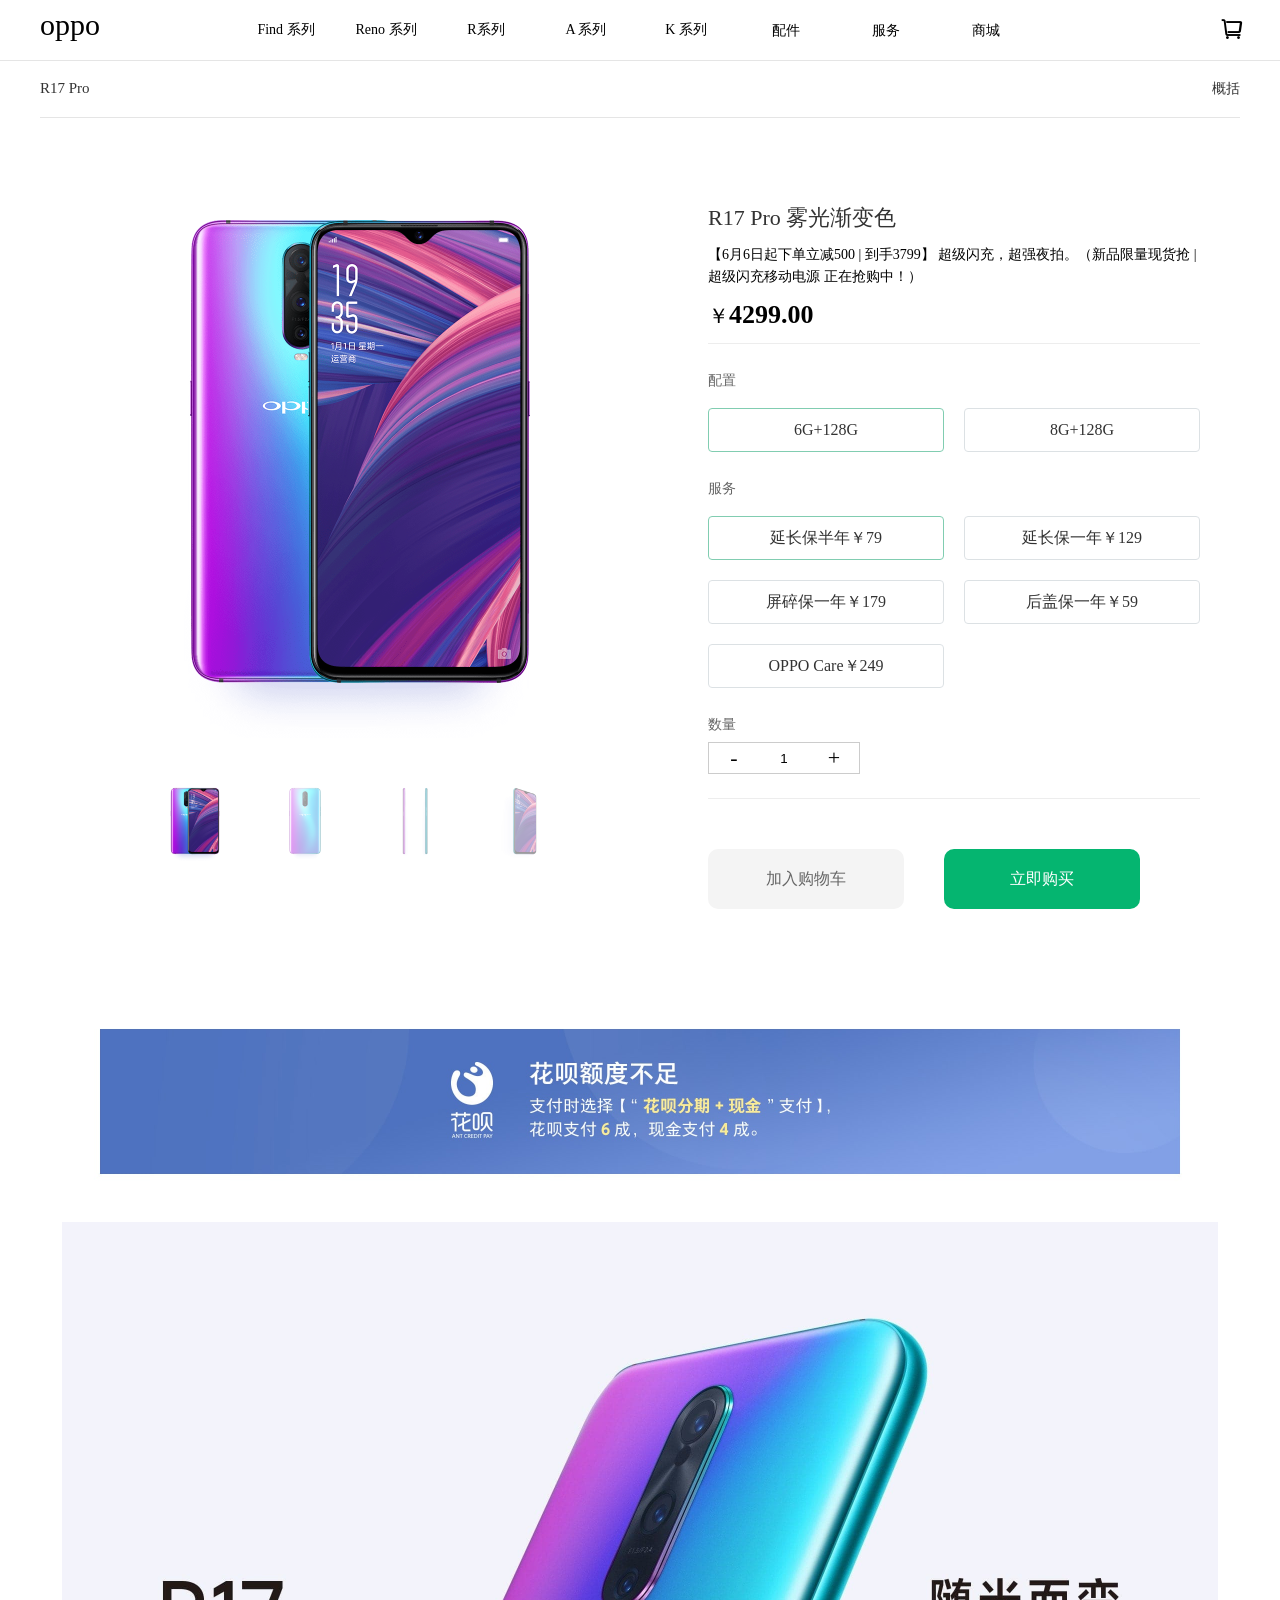
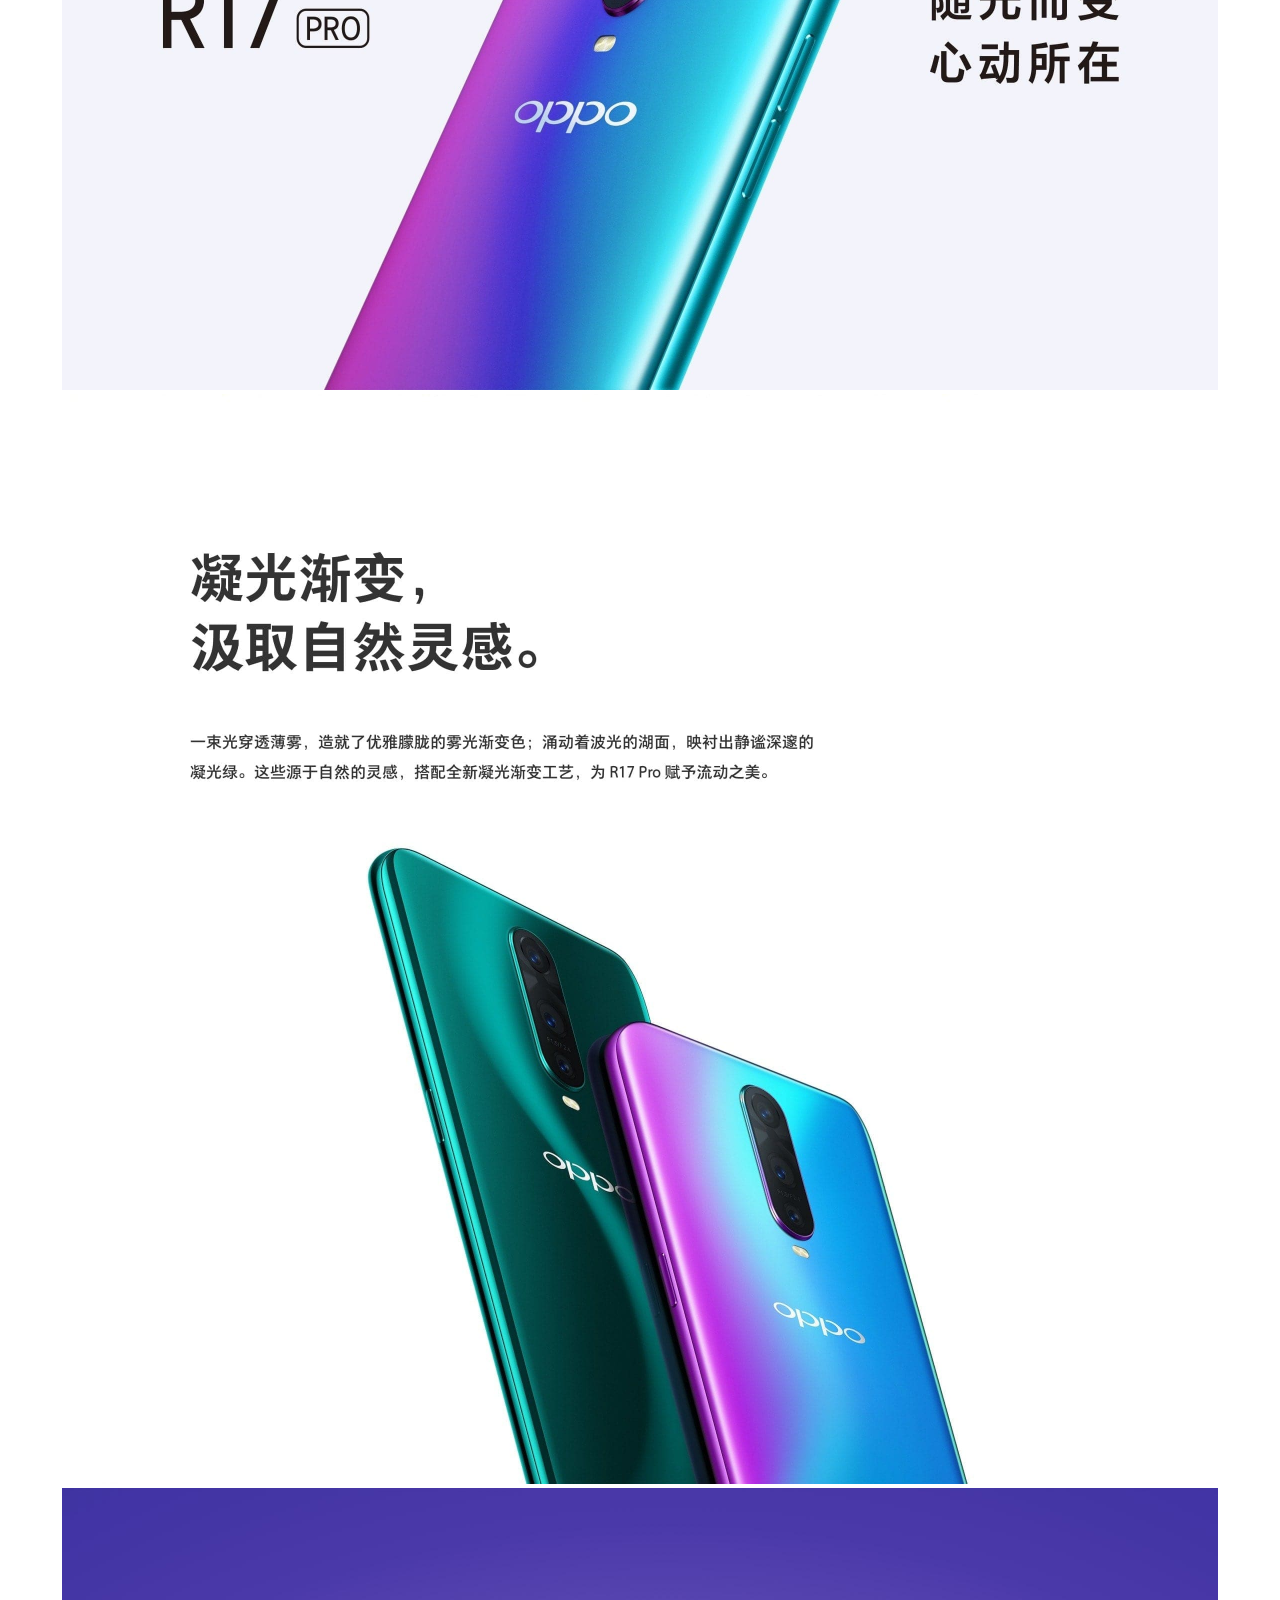
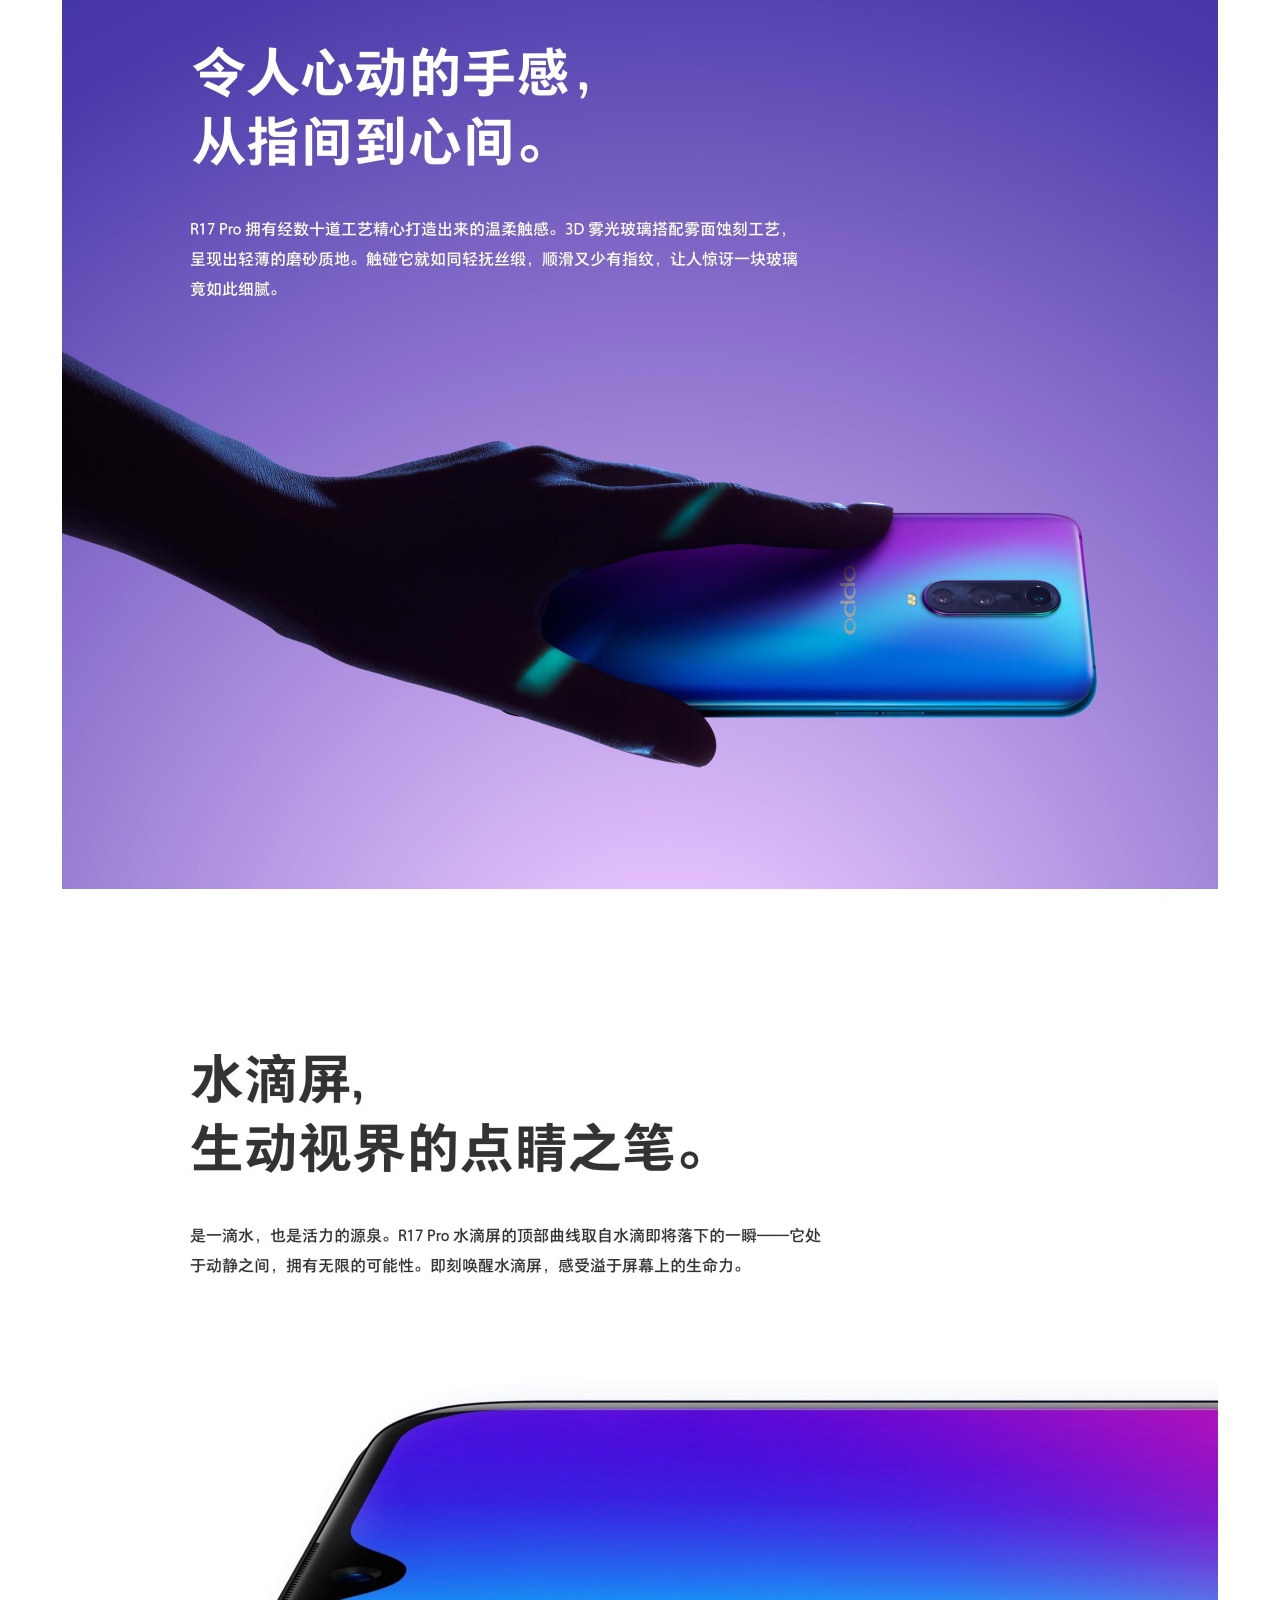
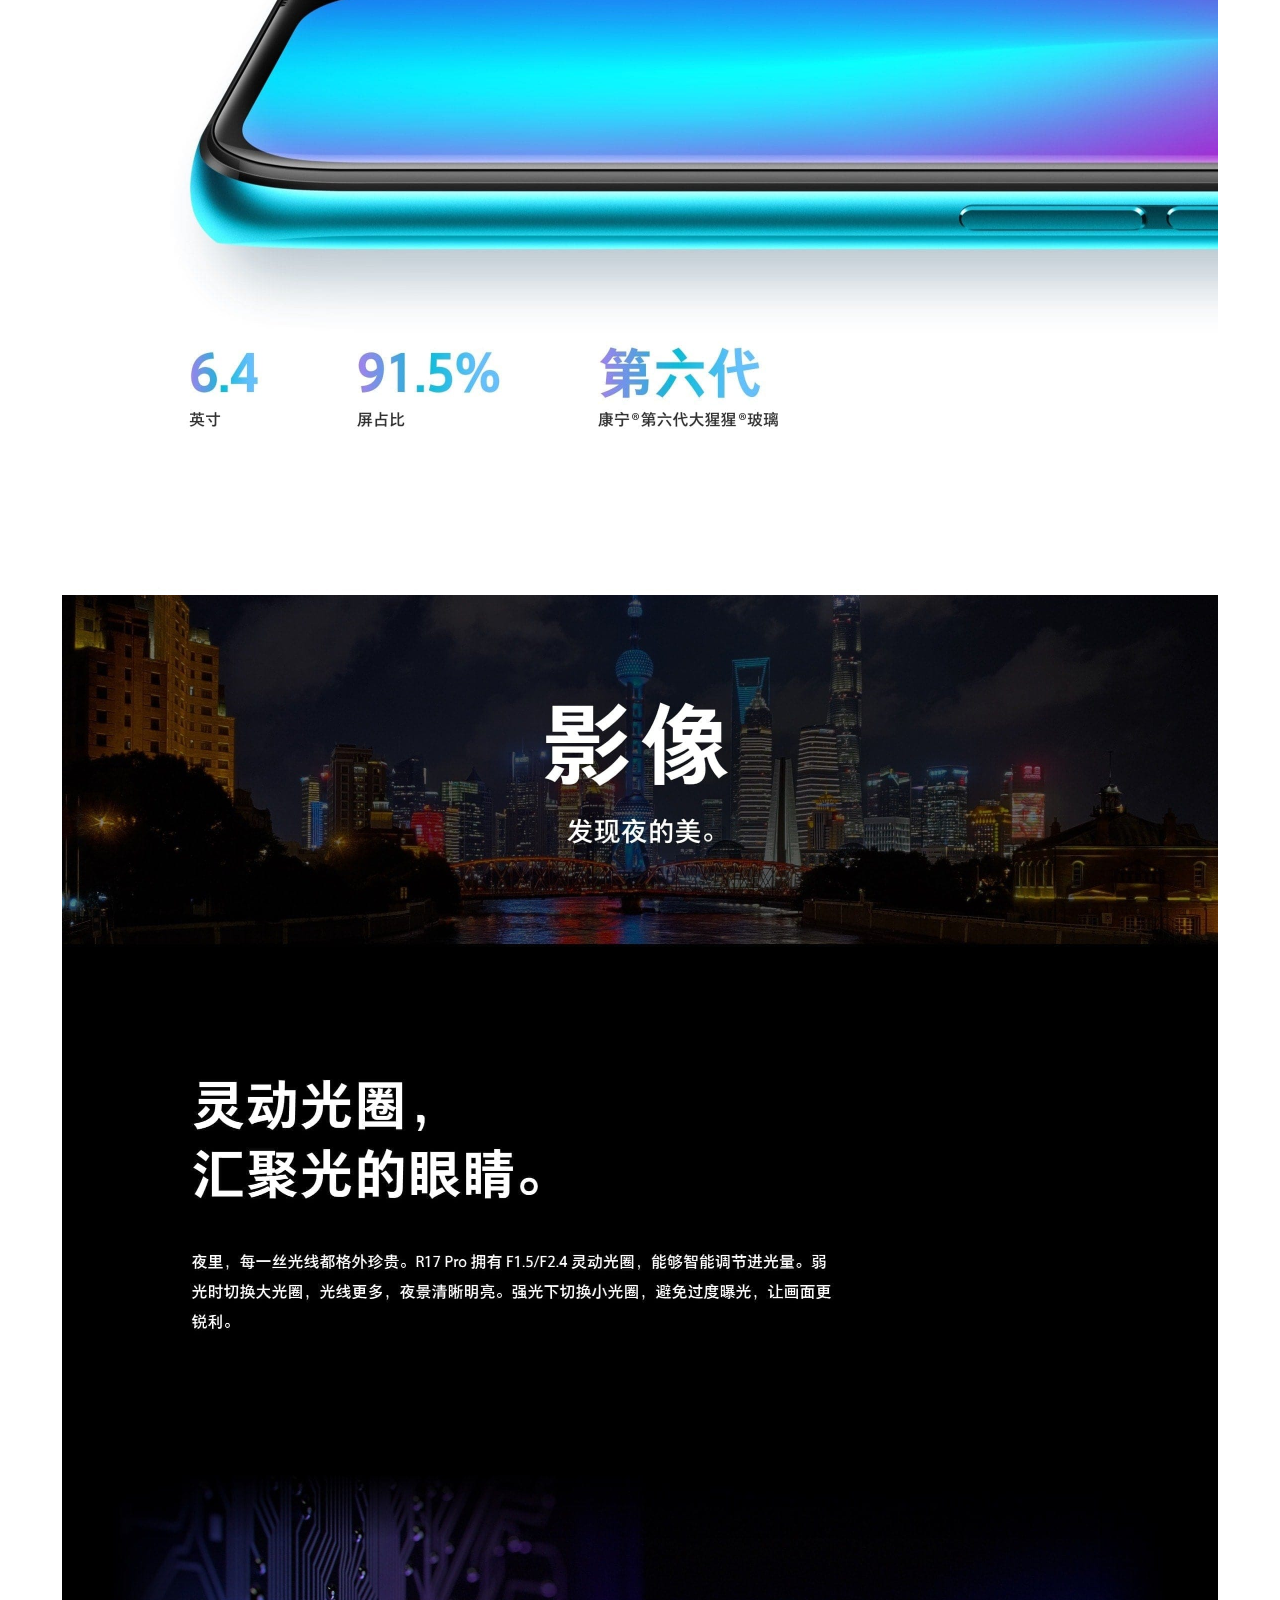
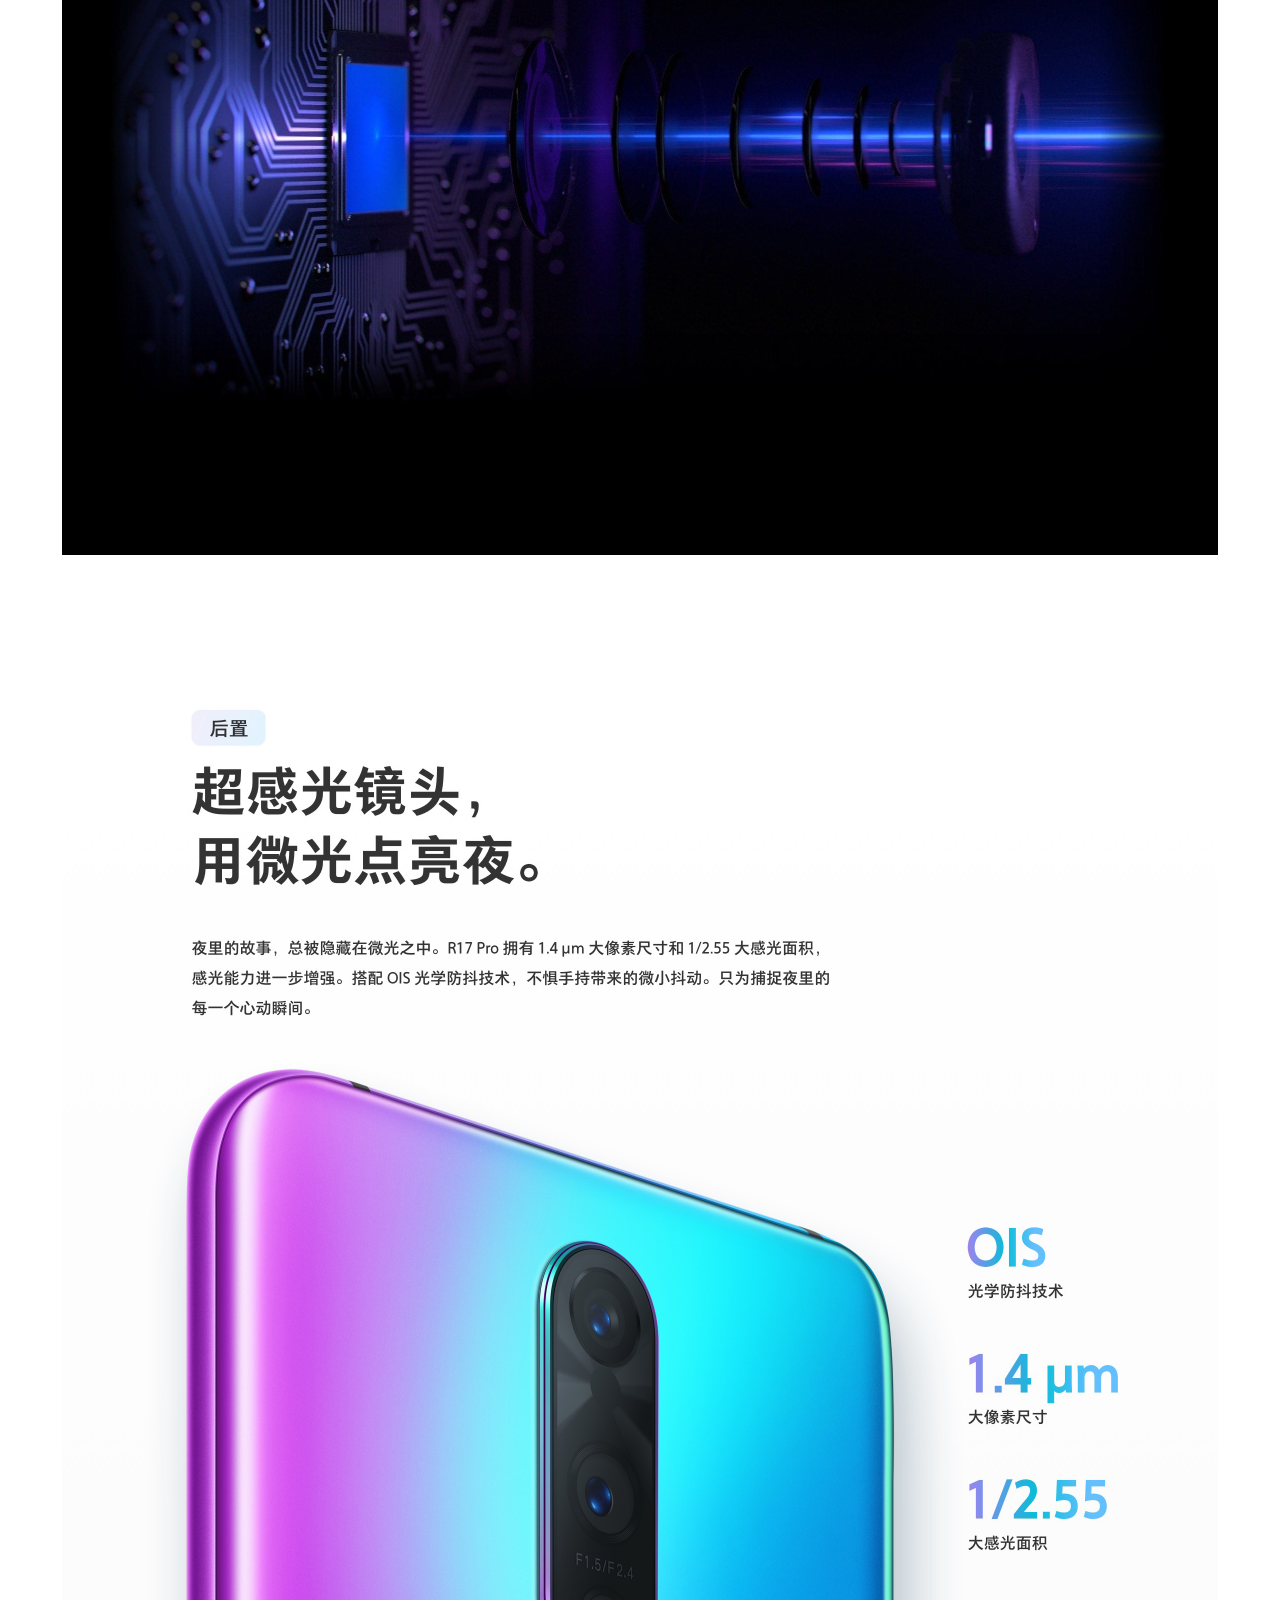
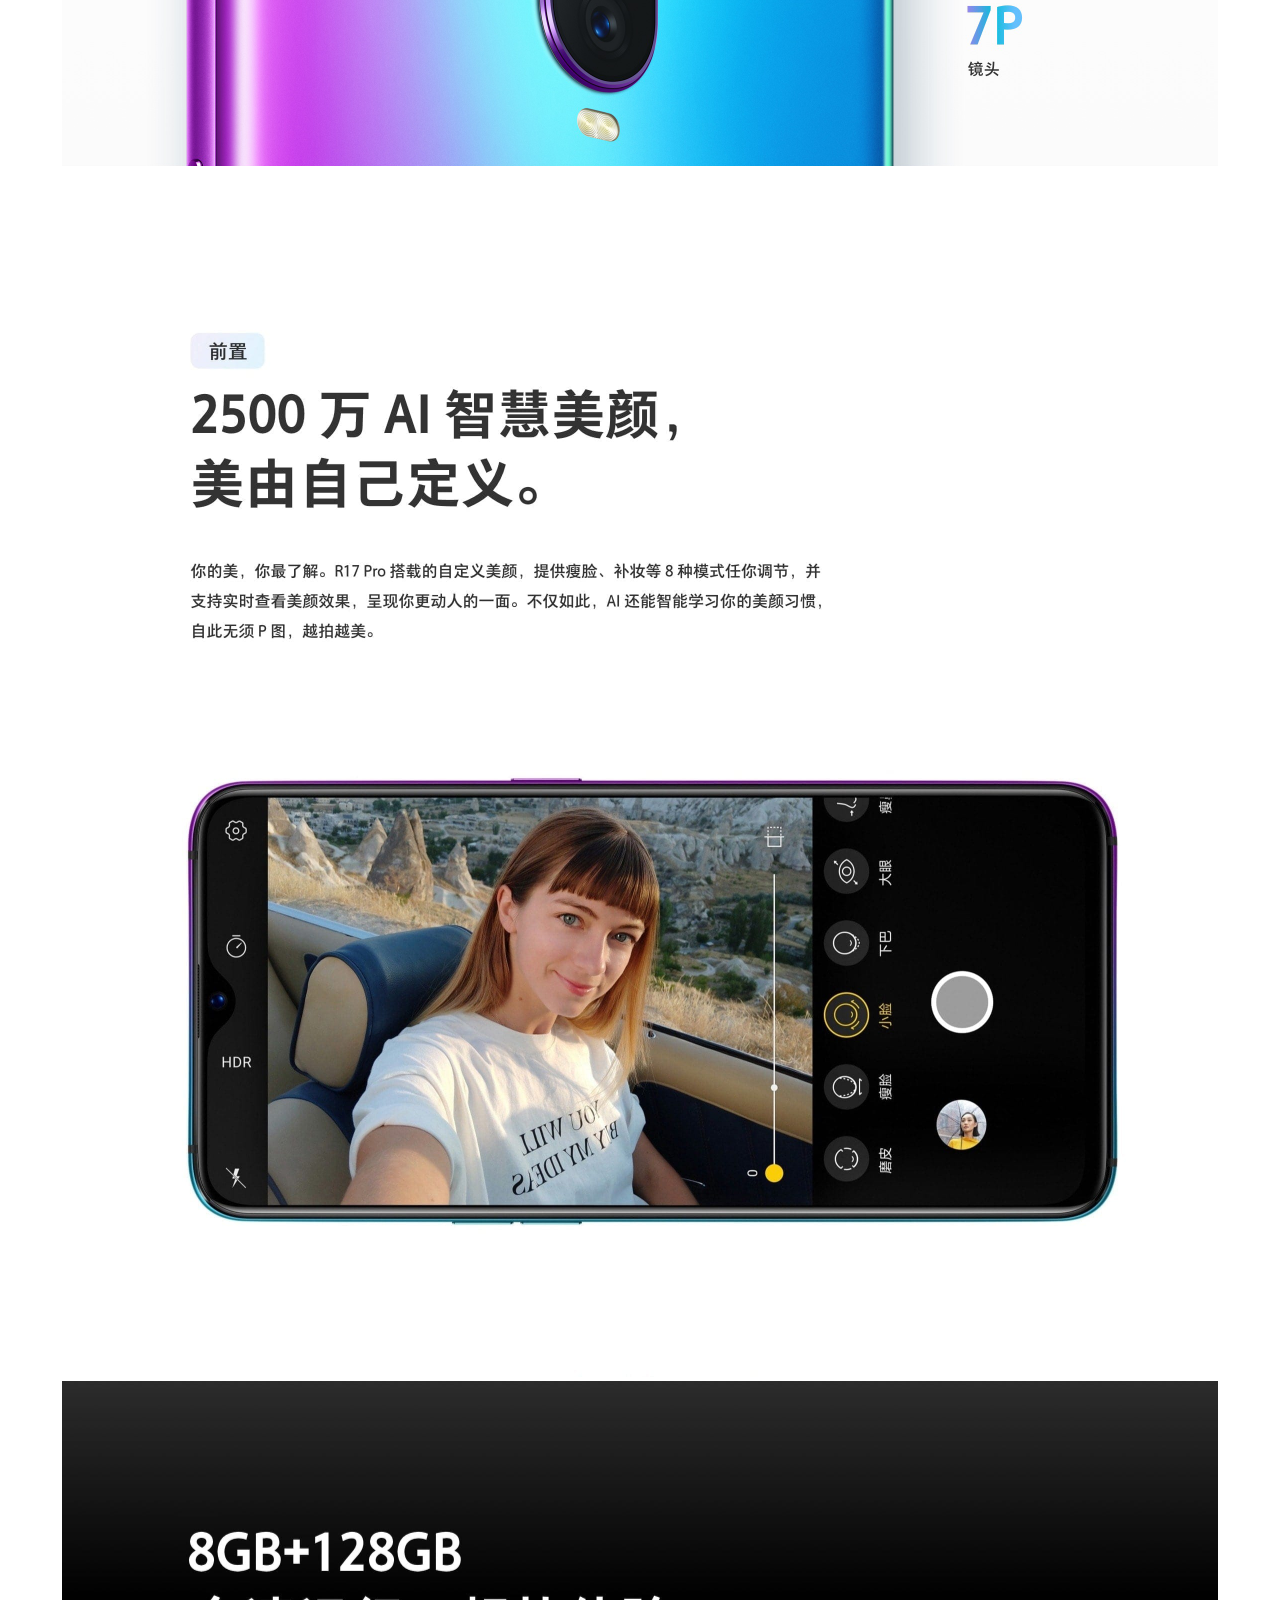
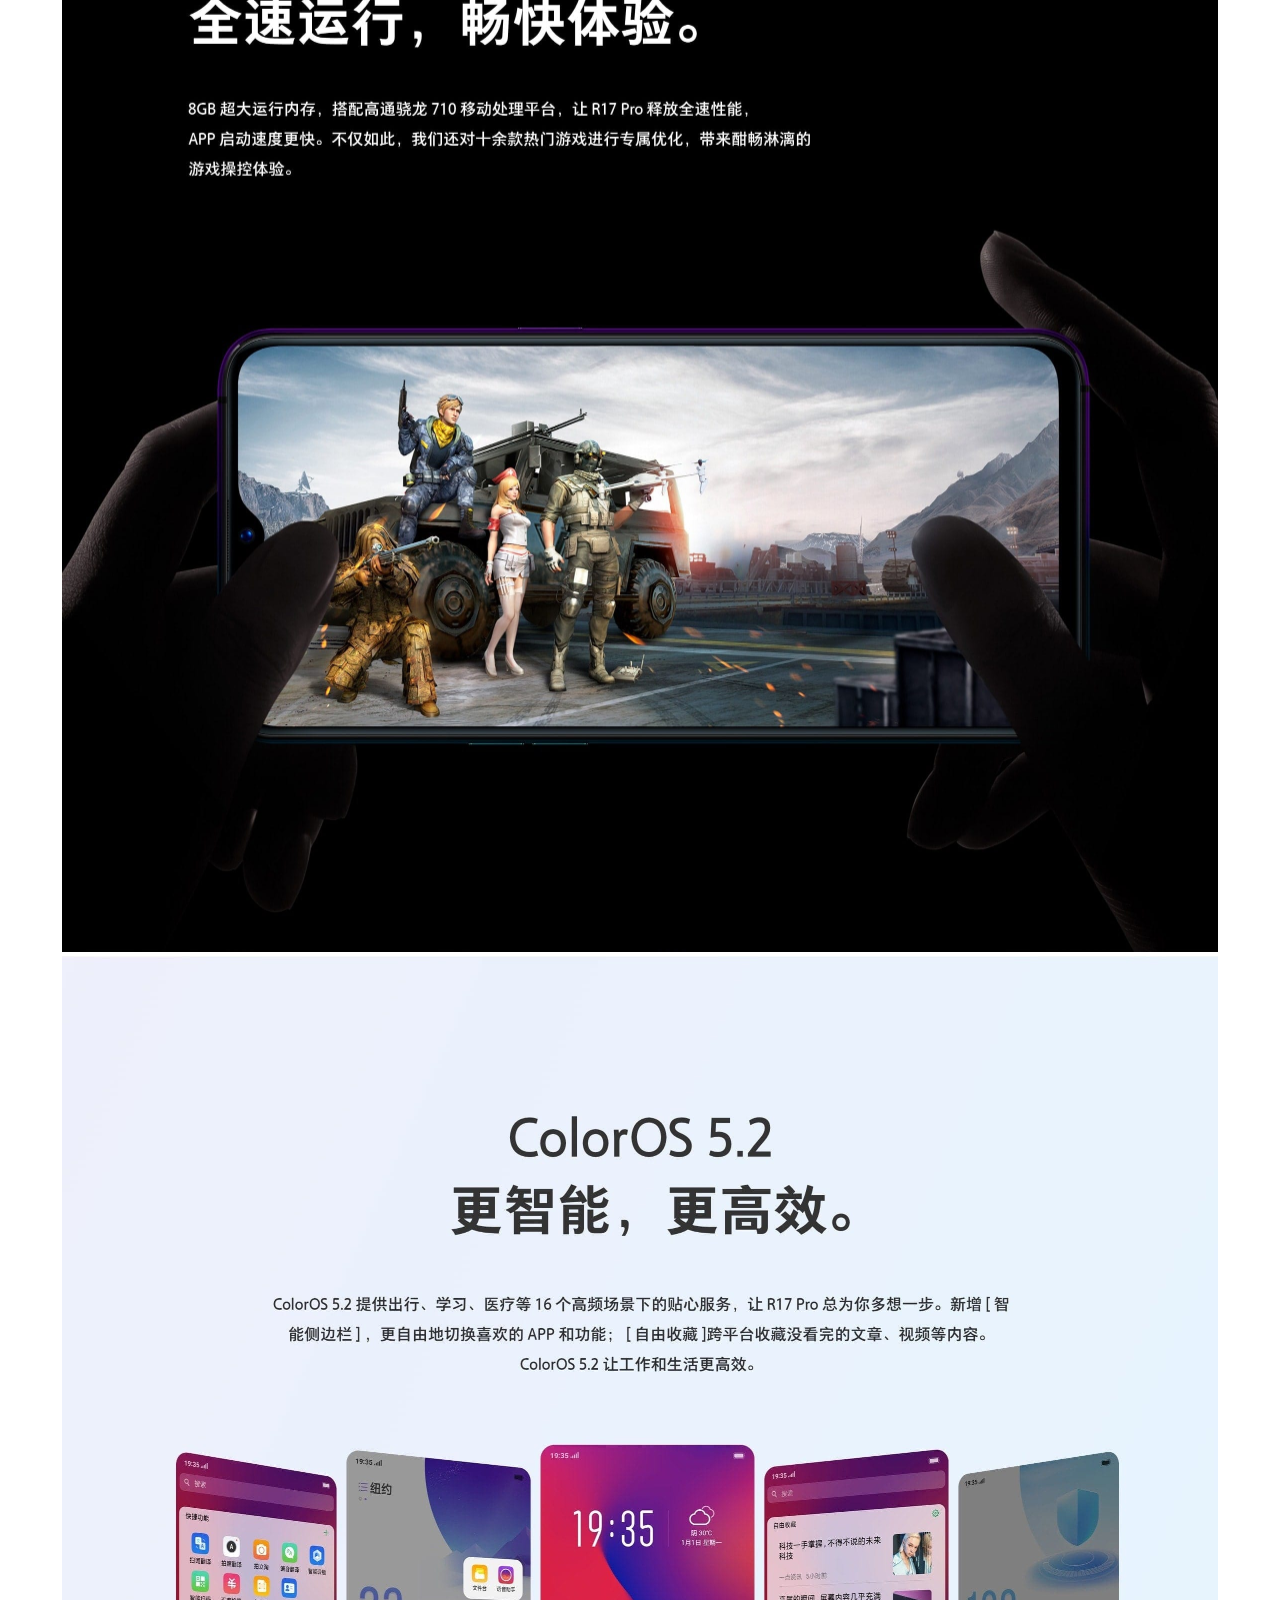
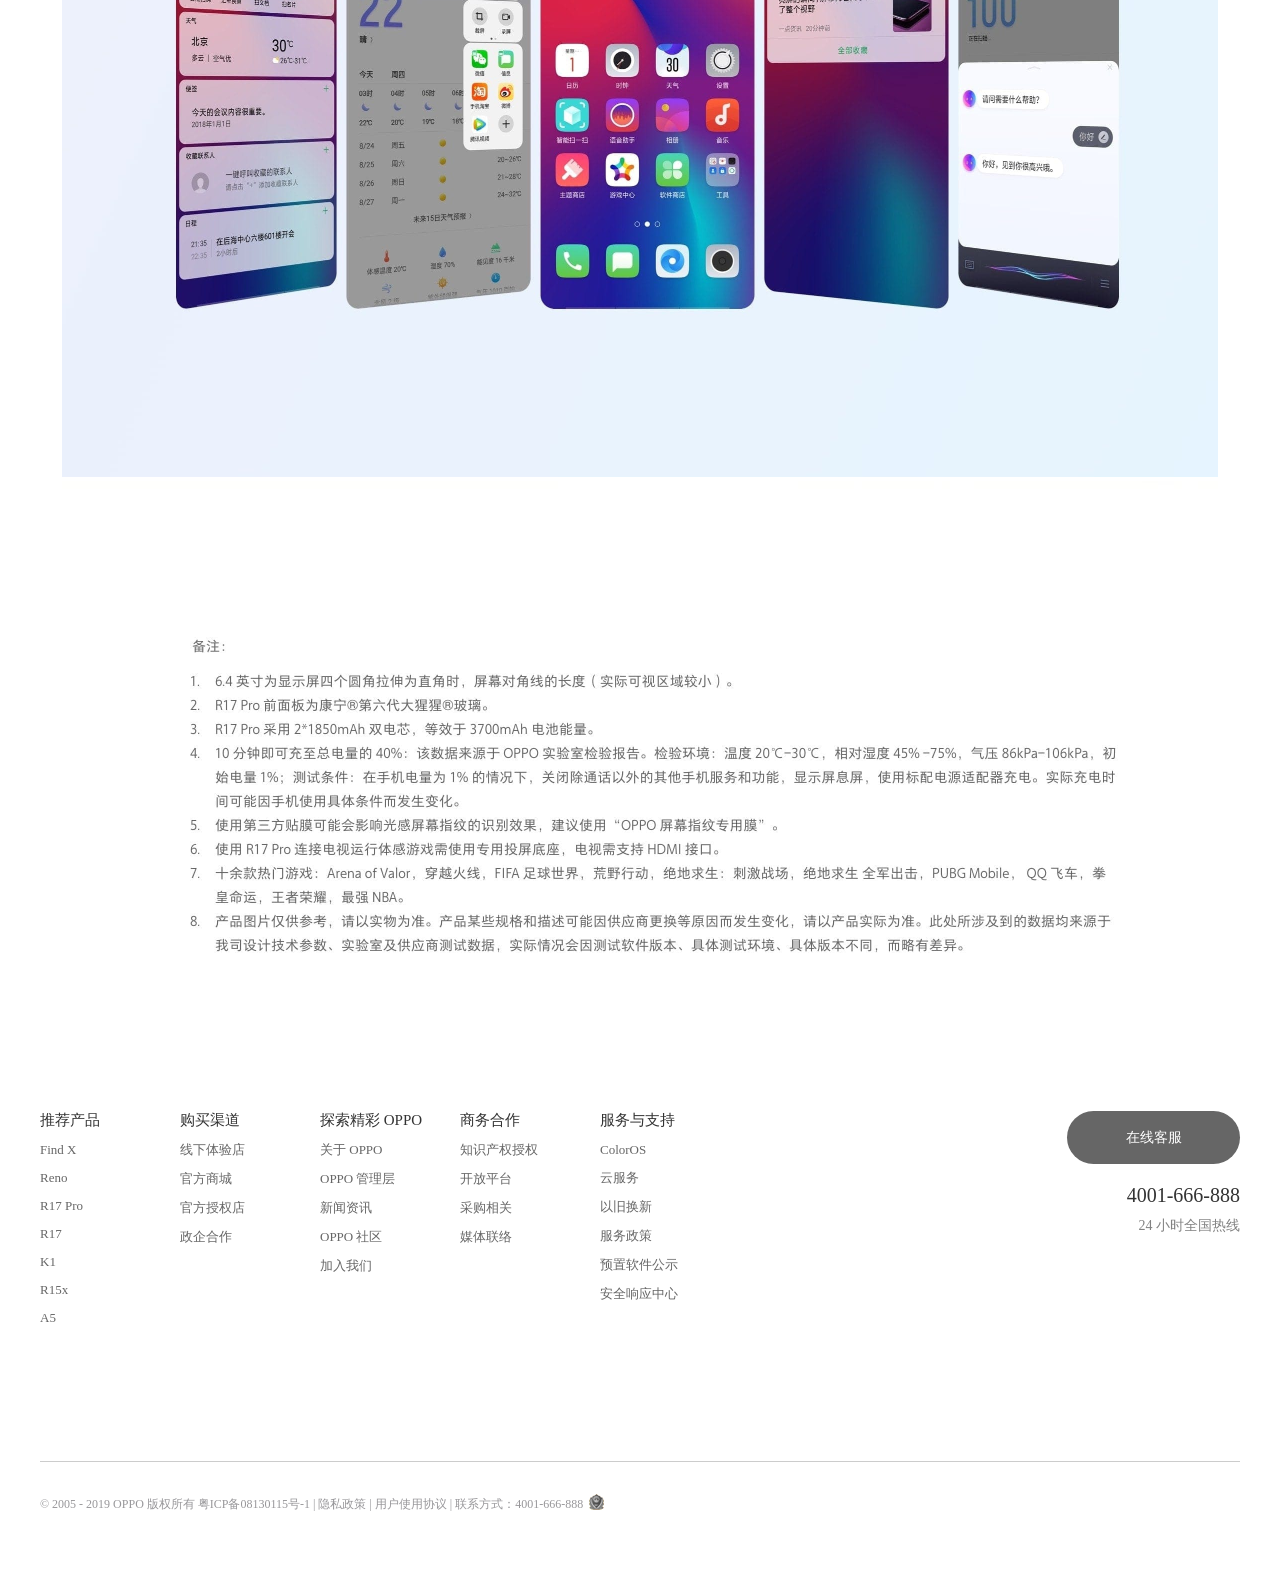
<file: oppo/products.html>
<!DOCTYPE html>
<html lang="zh">
<head>
	<meta charset="UTF-8" />
	<meta name="viewport" content="width=device-width, initial-scale=1.0" />
	<link rel="stylesheet" type="text/css" href="css/module.css"/>
	<link rel="stylesheet" type="text/css" href="css/products.css" />
	<link rel="stylesheet" type="text/css" href="css/iconfont.css"/>
	<script src="js/scrollreveal.js" type="text/javascript" charset="utf-8"></script>
	<script src="js/jquery-2.1.1.min.js" type="text/javascript" charset="utf-8"></script>
	<script src="js/base.js" type="text/javascript" charset="utf-8"></script>
	<script src="js/product.js" type="text/javascript" charset="utf-8"></script>
	<meta http-equiv="X-UA-Compatible" content="ie=edge" />
	<title>OPPO R17 Pro</title>
</head>
<body>
	<div class="main">
		<div class="header" data-scroll-reveal="enter from the top over 1.5s">
			<div class="header-con">
				<div class="logo">
					<a href="index.html">oppo</a>
				</div>
				<div class="nav">
					<ul class="nav-con">
						<li class="products">
							<a href="javascript:;">Find 系列</a>
							<div class="navpopup">
								<ul>
									<li>
										<a href="productsFind.html">
											<img src="img/a1.png"/>
											<h3>Find X</h3>
										</a>
									</li>
									<li>
										<a href="productsFind.html">
											<img src="img/a2.png"/>
											<h3>Find X 超级闪充版</h3>
										</a>
									</li>
									<li>
										<a href="productsFind.html">
											<img src="img/a3.png"/>
											<h3>Find X 兰博基尼版</h3>
										</a>
									</li>
								</ul>
							</div>
						</li>
						<li class="products">
							<a href="javascript:;">Reno 系列</a>
							<div class="navpopup">
								<ul>
									<li>
										<a href="productsReno.html">
											<img src="img/b1.png"/>
											<h3>Reno</h3>
										</a>
									</li>
									<li>
										<a href="productsReno.html">
											<img src="img/b2.png"/>
											<h3>Reno 10 倍变焦版</h3>
										</a>
									</li>
									<li>
										<a href="productsReno.html">
											<img src="img/b3.png"/>
											<h3>Reno Z</h3>
										</a>
									</li>
								</ul>
							</div>
						</li>
						<li class="products">
							<a href="javascript:;">R系列 </a>
							<div class="navpopup">
								<ul>
									<li>
										<a href="PhoNetInfo.html">
											<img src="img/c1.png"/>
											<h3>R17 Pro</h3>
										</a>
									</li>
									<li>
										<a href="PhoNetInfo.html">
											<img src="img/c2.png"/>
											<h3>R17</h3>
										</a>
									</li>
									<li>
										<a href="PhoNetInfo.html">
											<img src="img/c3.png"/>
											<h3>R15X</h3>
										</a>
									</li>
								</ul>
							</div>
						</li>
						<li class="products">
							<a href="javascript:;">A 系列</a>
							<div class="navpopup">
								<ul>
									<li>
										<a href="A5.html">
											<img src="img/d1.png"/>
											<h3>A9x</h3>
										</a>
									</li>
									<li>
										<a href="A5.html">
											<img src="img/d2.png"/>
											<h3>A9</h3>
										</a>
									</li>
									<li>
										<a href="A5.html">
											<img src="img/d3.png"/>
											<h3>A7</h3>
										</a>
									</li>
									<li>
										<a href="A5.html">
											<img src="img/d4.png"/>
											<h3>A7X</h3>
										</a>
									</li>
									<li>
										<a href="A5.html">
											<img src="img/d5.png"/>
											<h3>A5</h3>
										</a>
									</li>
								</ul>
							</div>
						</li>
						<li class="products">
							<a href="javascript:;">K 系列</a>
							<div class="navpopup">
								<ul>
									<li>
										<a href="productsK3.html">
											<img src="img/e1.png"/>
											<h3>K3</h3>
										</a>
									</li>
									<li>
										<a href="productsK3.html">
											<img src="img/e2.png"/>
											<h3>K1</h3>
										</a>
									</li>
								</ul>
							</div>
						</li>
					</ul>
				
					<div class="nav-h">
						<ul>
							<li><a href="#"> 配件</a></li>
							<li><a href="#"> 服务</a></li>
							<li><a href="#"> 商城</a></li>
						</ul>
					</div>
				</div>
				<div class="commodity">
					<i class="iconfont isadmin">&#xe899;</i>
				</div>
			</div>
		</div>
		<div class="content">
			<div class="pi-navigation" data-scroll-reveal="enter from the bottom over 1.5s">
				<p>R17 Pro</p>
				<p><a href="PhoNetInfo.html">概括</a></p>
			</div>
			<div class="pi-details">
				<div class="product-gallery">
					<div class="gallery-stage">
						<ul>
							<li><img src="img/oppo1.png" alt="" /></li>
							<li><img src="img/oppo2.png" alt="" /></li>
							<li><img src="img/oppo3.png" alt="" /></li>
							<li><img src="img/oppo4.png" alt="" /></li>
						</ul>
					</div>
					<div class="pic-stage">
						<ul class="pic-list">
							<li class="current"><img src="img/oppo1.png"/></li>
							<li><img src="img/oppo2.png"/></li>
							<li><img src="img/oppo3.png"/></li>
							<li><img src="img/oppo4.png"/></li>
						</ul>
					</div>
				</div>
				<div class="product-details">
					<div class="details-title">
						<h5 data-scroll-reveal="enter from the right over 1.5s">R17 Pro 雾光渐变色</h5>
						<p data-scroll-reveal="enter from the right over 1.5s wait 0.05s">【6月6日起下单立减500 | 到手3799】 超级闪充，超强夜拍。（新品限量现货抢 | 超级闪充移动电源 正在抢购中！）</p>
						<p data-scroll-reveal="enter from the right over 1.5s wait 0.1s"><span>￥</span><b>4299.00 </b></p>
					</div>
					<div class="config-list">
						<div class="product-config">
							<p data-scroll-reveal="enter from the right over 1.5s wait 0.15s" class="config-name">配置</p>
							<div class="btn-list">
								<div data-scroll-reveal="enter from the right over 1.5s wait 0.2s" class="oc-radio oc-current">
									<span>6G+128G</span>
								</div>
								<div data-scroll-reveal="enter from the right over 1.5s wait 0.25s" class="oc-radio">
									<span>8G+128G</span>
								</div>
							</div>
						</div>
						<div class="product-config">
							<p class="config-name" data-scroll-reveal="enter from the right over 1.5s wait 0.3s">服务</p>
							<div class="btn-list">
								<div class="oc-radios oc-current" data-scroll-reveal="enter from the right over 1.5s wait 0.35s">
									<span>延长保半年￥79</span>
								</div>
								<div class="oc-radios" data-scroll-reveal="enter from the right over 1.5s wait 0.4s">
									<span>延长保一年￥129</span>
								</div>
								<div class="oc-radios" data-scroll-reveal="enter from the right over 1.5s wait 0.35s">
									<span>屏碎保一年￥179</span>
								</div>
								<div class="oc-radios" data-scroll-reveal="enter from the right over 1.5s wait 0.4s">
									<span>后盖保一年￥59</span>
								</div>
								<div class="oc-radios" data-scroll-reveal="enter from the right over 1.5s wait 0.35s">
									<span>OPPO Care￥249</span>
								</div>
							</div>
						</div>
					</div>
					<div class="product-config product-num clearfix">
							<p class="config-name" data-scroll-reveal="enter from the right over 1.5s wait 0.5s">数量</p>
							<div class="btn-list" data-scroll-reveal="enter from the right over 1.5s wait 0.6s">
								<span class="sub">-</span>
								<input type="text" id="num" value="1" />
								<span class="plus">+</span>
							</div>
						</div>
						<div class="buying-button">
							<a href="opposhop.html" class="addToCart" data-scroll-reveal="enter from the right over 1.5s wait 0.7s">加入购物车</a>
							<a href="opposhop.html" class="goBuy" data-scroll-reveal="enter from the right over 1.5s wait 0.8s">立即购买</a>
						</div>
					</div>
					
			</div>
			<div class="products-wrapper">
				<div class="packing-details">
					<img src="img/R1.jpg"/>
					<img src="img/R2.jpg"/>
					<img src="img/R4.jpg"/>
					<img src="img/R5.jpg"/>
					<img src="img/R7.jpg"/>
					<img src="img/R8.jpg"/>
					<img src="img/R9.jpg"/>
					<img src="img/R10.jpg"/>
					<img src="img/R13.jpg"/>
					<img src="img/R14.jpg"/>
					<img src="img/R15.jpg"/>
				</div>
			</div>
		</div>
		<div class="footer" id="footer">
			<div class="foot-con">
				<div class="foot-tit">
					<div class="foot-left">
						<ul>
							<li>
								<a href="#">推荐产品</a>
								<ul>
									<li><a href="#">Find X</a></li>
								    <li><a href="#">Reno</a></li>
								    <li><a href="#">R17 Pro</a></li>
								    <li><a href="#">R17</a></li>
								    <li><a href="#">K1</a></li>
								    <li><a href="#">R15x</a></li>
								    <li><a href="#">A5</a></li>
								</ul>
							</li>
							<li>
								<a href="#">购买渠道</a>
								<ul>
									<li><a href="#">线下体验店</a></li>
									<li><a href="#">官方商城</a></li>
									<li><a href="#">官方授权店</a></li>
									<li><a href="#">政企合作</a></li>
								</ul>
							</li>
							<li>
								<a href="#">探索精彩 OPPO</a>
								<ul>
									<li><a href="#">关于 OPPO</a></li>
									<li><a href="#">OPPO 管理层</a></li>
									<li><a href="#">新闻资讯</a></li>
									<li><a href="#">OPPO 社区</a></li>
									<li><a href="#">加入我们</a></li>
								</ul>
							</li>
							<li>
								<a href="#">商务合作</a>
								<ul>
									<li><a href="#">知识产权授权</a></li>
									<li><a href="#">开放平台</a></li>
									<li><a href="#">采购相关</a></li>
									<li><a href="#">媒体联络</a></li>
								</ul>
							</li>
							<li>
								<a href="#">服务与支持</a>
								<ul>
									<li><a href="#">ColorOS</a></li>
									<li><a href="#">云服务</a></li>
									<li><a href="#">以旧换新</a></li>
									<li><a href="#">服务政策</a></li>
									<li><a href="#">预置软件公示</a></li>
									<li><a href="#">安全响应中心</a></li>
								</ul>
							</li>
						</ul>
					</div>
					<div class="foot-right">
						<a href="#">在线客服</a>
						<h3>4001-666-888</h3>
						<p>24 小时全国热线</p>
					</div>
				</div>
				<div class="foot-foot">
					<p><span>© 2005 - 2019 OPPO 版权所有 粤ICP备08130115号-1 | 隐私政策 | 用户使用协议 | 联系方式：4001-666-888</span><img src="img/icon-gs@1x-1017f5ad1d.png" alt="" /></p>
				</div>
			</div>
		</div>
	</div>
	<div class="opacity"></div>
</body>
</html>
</file>
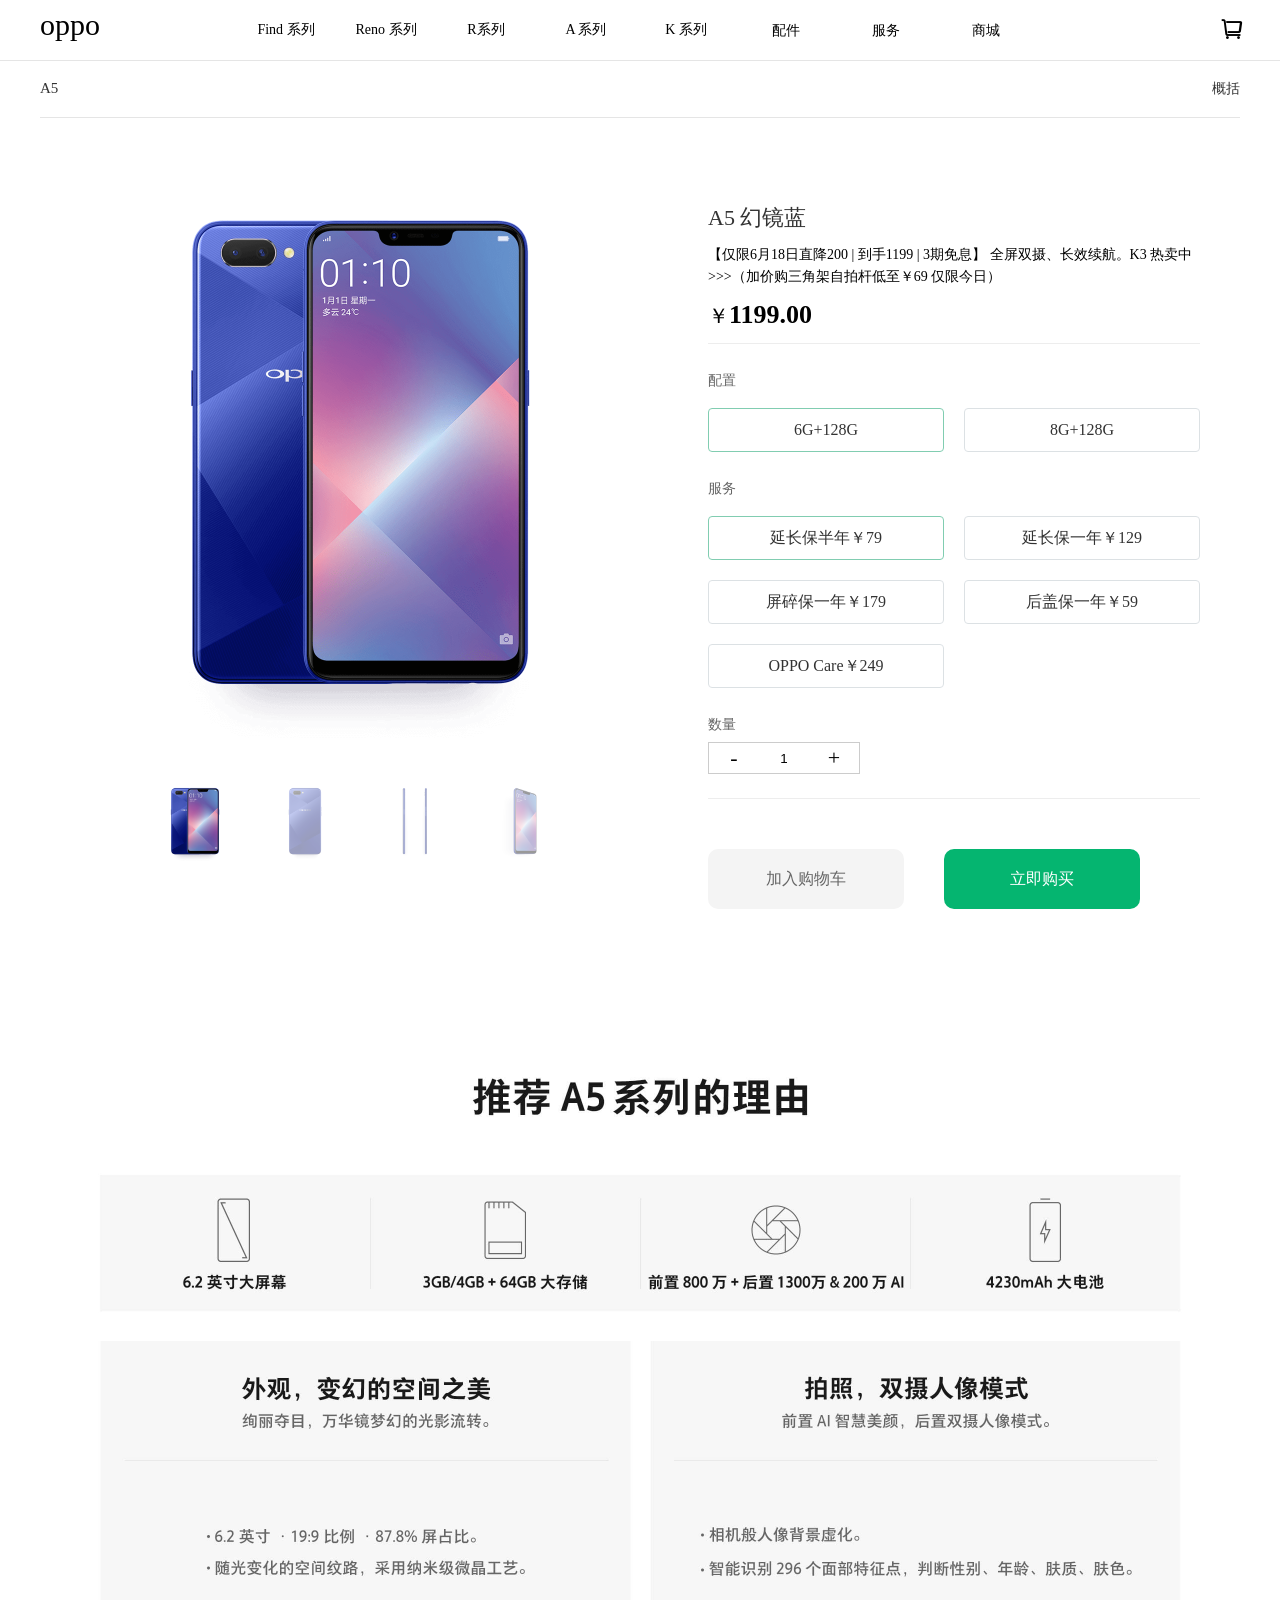
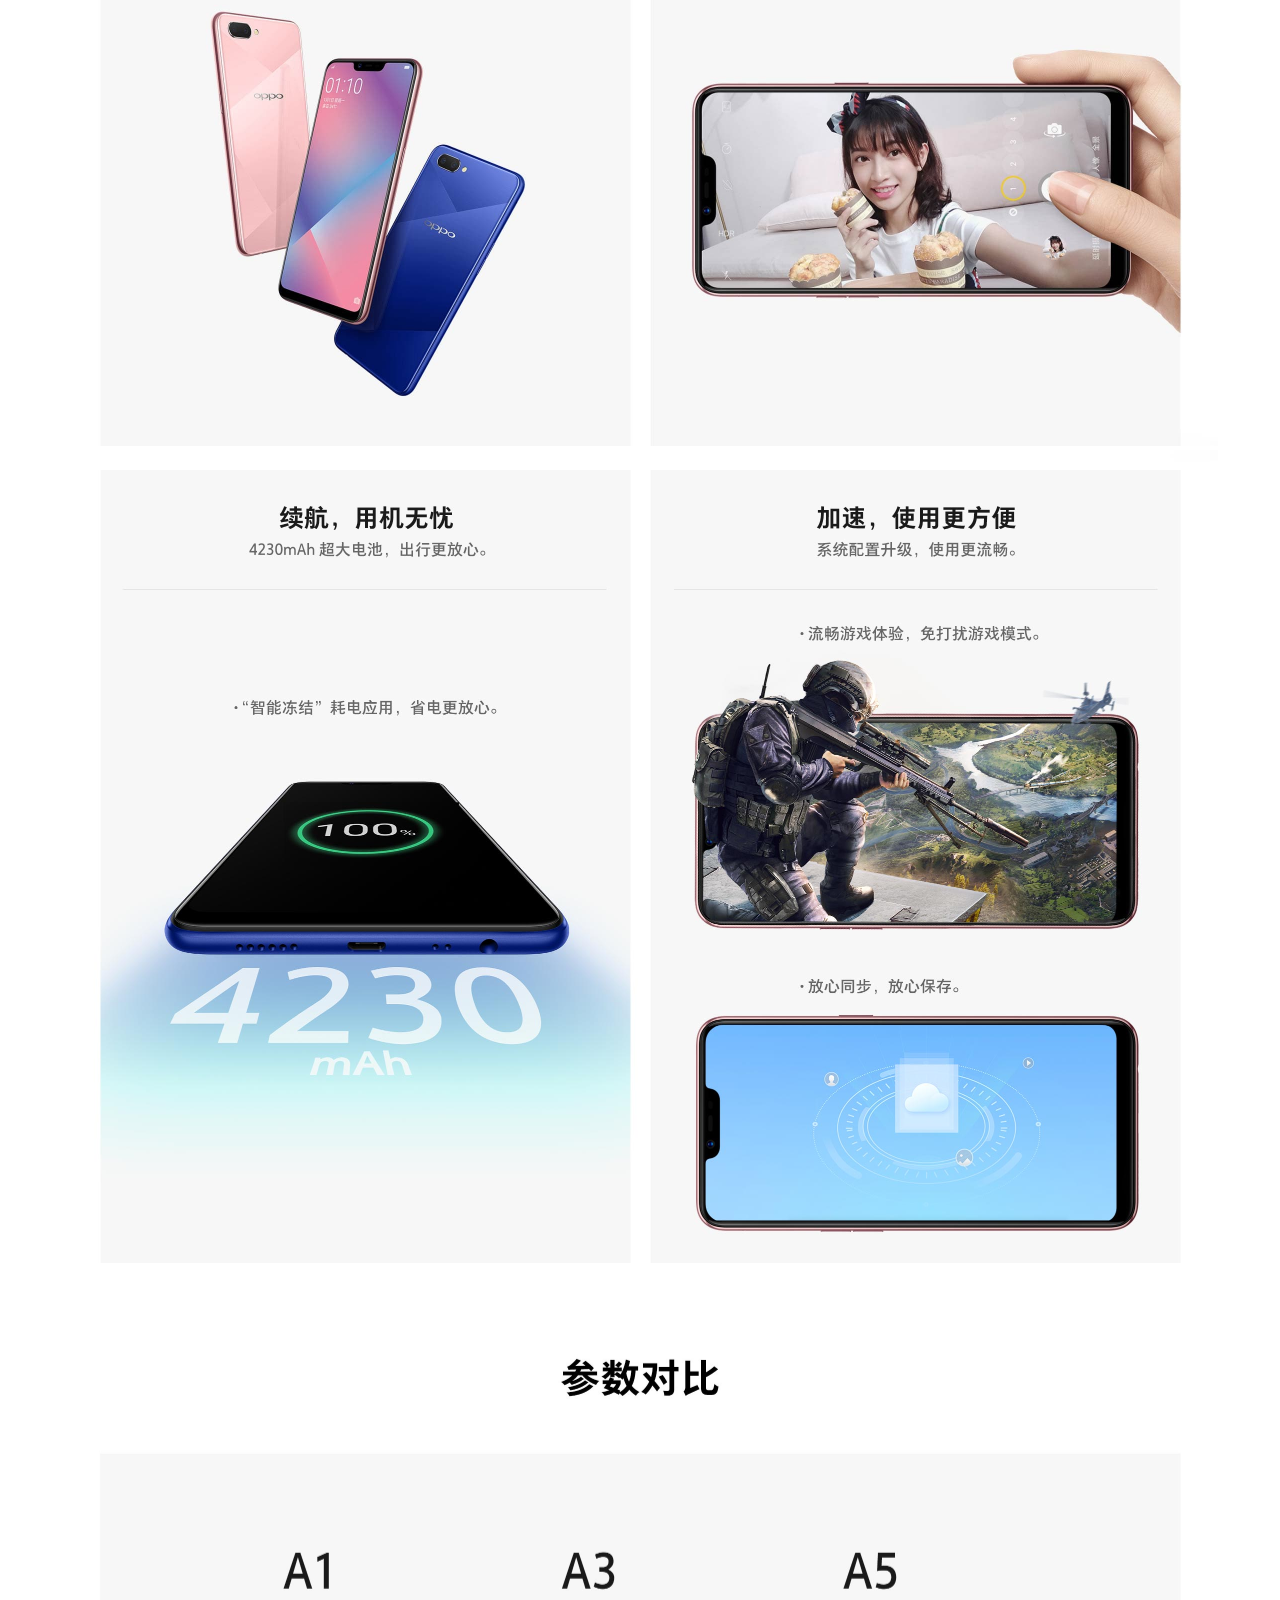
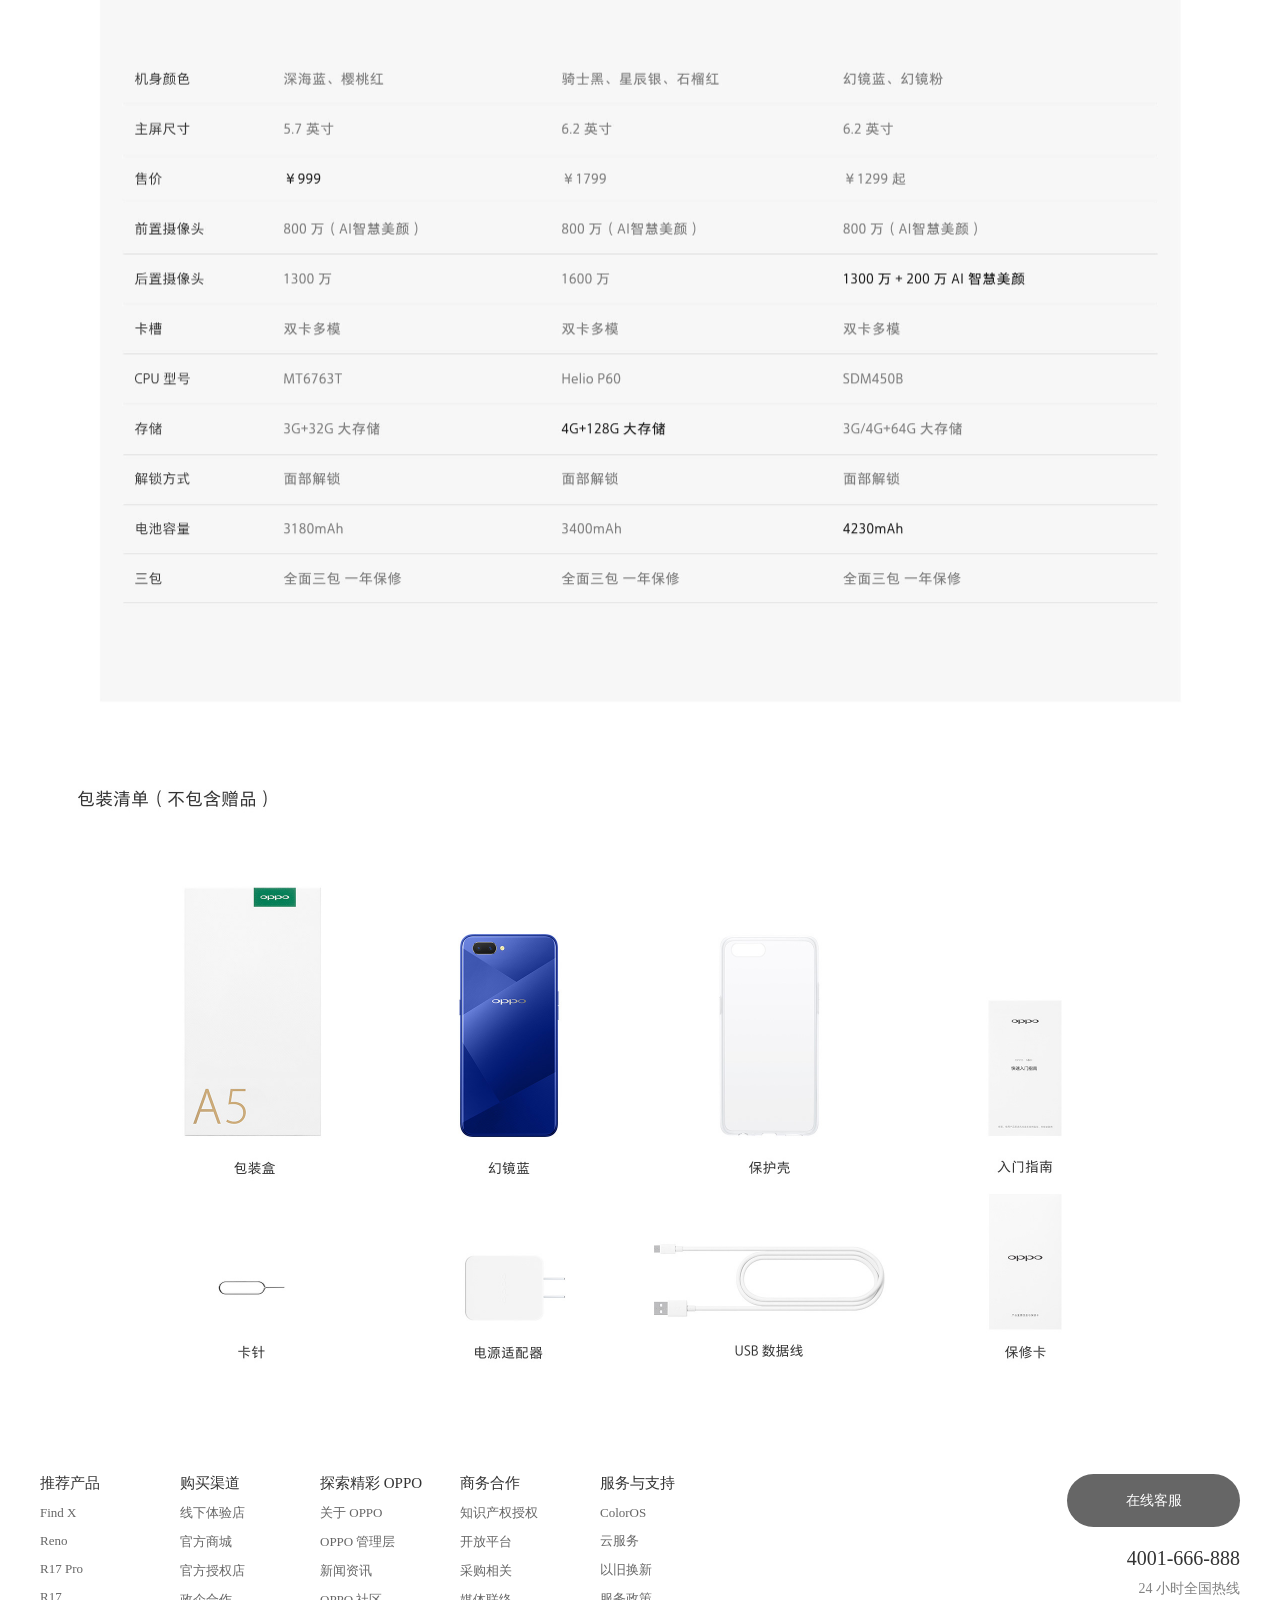
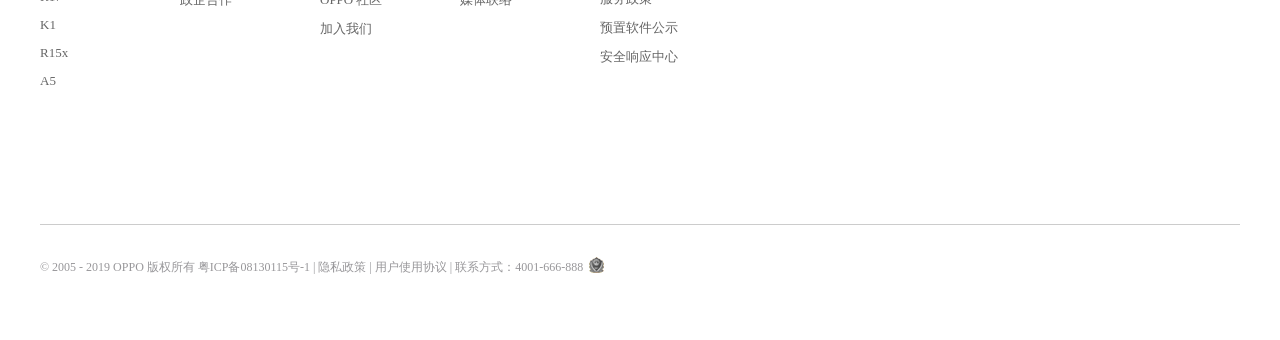
<file: oppo/productsA5.html>
<!DOCTYPE html>
<html lang="zh">
<head>
	<meta charset="UTF-8" />
	<meta name="viewport" content="width=device-width, initial-scale=1.0" />
	<link rel="stylesheet" type="text/css" href="css/module.css"/>
	<link rel="stylesheet" type="text/css" href="css/products.css" />
	<link rel="stylesheet" type="text/css" href="css/iconfont.css"/>
	<script src="js/scrollreveal.js" type="text/javascript" charset="utf-8"></script>
	<script src="js/jquery-2.1.1.min.js" type="text/javascript" charset="utf-8"></script>
	<script src="js/base.js" type="text/javascript" charset="utf-8"></script>
	<script src="js/product.js" type="text/javascript" charset="utf-8"></script>
	<meta http-equiv="X-UA-Compatible" content="ie=edge" />
	<title>OPPO A5</title>
</head>
<body>
	<div class="main">
		<div class="header" data-scroll-reveal="enter from the top over 1.5s">
			<div class="header-con">
				<div class="logo">
					<a href="index.html">oppo</a>
				</div>
				<div class="nav">
					<ul class="nav-con">
						<li class="products">
							<a href="javascript:;">Find 系列</a>
							<div class="navpopup">
								<ul>
									<li>
										<a href="productsFind.html">
											<img src="img/a1.png"/>
											<h3>Find X</h3>
										</a>
									</li>
									<li>
										<a href="productsFind.html">
											<img src="img/a2.png"/>
											<h3>Find X 超级闪充版</h3>
										</a>
									</li>
									<li>
										<a href="productsFind.html">
											<img src="img/a3.png"/>
											<h3>Find X 兰博基尼版</h3>
										</a>
									</li>
								</ul>
							</div>
						</li>
						<li class="products">
							<a href="javascript:;">Reno 系列</a>
							<div class="navpopup">
								<ul>
									<li>
										<a href="productsReno.html">
											<img src="img/b1.png"/>
											<h3>Reno</h3>
										</a>
									</li>
									<li>
										<a href="productsReno.html">
											<img src="img/b2.png"/>
											<h3>Reno 10 倍变焦版</h3>
										</a>
									</li>
									<li>
										<a href="productsReno.html">
											<img src="img/b3.png"/>
											<h3>Reno Z</h3>
										</a>
									</li>
								</ul>
							</div>
						</li>
						<li class="products">
							<a href="javascript:;">R系列 </a>
							<div class="navpopup">
								<ul>
									<li>
										<a href="PhoNetInfo.html">
											<img src="img/c1.png"/>
											<h3>R17 Pro</h3>
										</a>
									</li>
									<li>
										<a href="PhoNetInfo.html">
											<img src="img/c2.png"/>
											<h3>R17</h3>
										</a>
									</li>
									<li>
										<a href="PhoNetInfo.html">
											<img src="img/c3.png"/>
											<h3>R15X</h3>
										</a>
									</li>
								</ul>
							</div>
						</li>
						<li class="products">
							<a href="javascript:;">A 系列</a>
							<div class="navpopup">
								<ul>
									<li>
										<a href="A5.html">
											<img src="img/d1.png"/>
											<h3>A9x</h3>
										</a>
									</li>
									<li>
										<a href="A5.html">
											<img src="img/d2.png"/>
											<h3>A9</h3>
										</a>
									</li>
									<li>
										<a href="A5.html">
											<img src="img/d3.png"/>
											<h3>A7</h3>
										</a>
									</li>
									<li>
										<a href="A5.html">
											<img src="img/d4.png"/>
											<h3>A7X</h3>
										</a>
									</li>
									<li>
										<a href="A5.html">
											<img src="img/d5.png"/>
											<h3>A5</h3>
										</a>
									</li>
								</ul>
							</div>
						</li>
						<li class="products">
							<a href="javascript:;">K 系列</a>
							<div class="navpopup">
								<ul>
									<li>
										<a href="productsK3.html">
											<img src="img/e1.png"/>
											<h3>K3</h3>
										</a>
									</li>
									<li>
										<a href="productsK3.html">
											<img src="img/e2.png"/>
											<h3>K1</h3>
										</a>
									</li>
								</ul>
							</div>
						</li>
					</ul>
				
					<div class="nav-h">
						<ul>
							<li><a href="#"> 配件</a></li>
							<li><a href="#"> 服务</a></li>
							<li><a href="#"> 商城</a></li>
						</ul>
					</div>
				</div>
				<div class="commodity">
					<i class="iconfont isadmin">&#xe899;</i>
				</div>
			</div>
		</div>
		<div class="content">
			<div class="pi-navigation" data-scroll-reveal="enter from the bottom over 1.5s">
				<p>A5</p>
				<p><a href="A5.html">概括</a></p>
			</div>
			<div class="pi-details">
				<div class="product-gallery">
					<div class="gallery-stage">
						<ul>
							<li><img src="img/A5/1.png" alt="" /></li>
							<li><img src="img/A5/2.png" alt="" /></li>
							<li><img src="img/A5/3.png" alt="" /></li>
							<li><img src="img/A5/4.png" alt="" /></li>
						</ul>
					</div>
					<div class="pic-stage">
						<ul class="pic-list">
							<li class="current"><img src="img/A5/1.png"/></li>
							<li><img src="img/A5/2.png"/></li>
							<li><img src="img/A5/3.png"/></li>
							<li><img src="img/A5/4.png"/></li>
						</ul>
					</div>
				</div>
				<div class="product-details">
					<div class="details-title">
						<h5 data-scroll-reveal="enter from the right over 1.5s">A5 幻镜蓝</h5>
						<p data-scroll-reveal="enter from the right over 1.5s wait 0.05s">【仅限6月18日直降200 | 到手1199 | 3期免息】 全屏双摄、长效续航。K3 热卖中 >>>（加价购三角架自拍杆低至￥69 仅限今日）</p>
						<p data-scroll-reveal="enter from the right over 1.5s wait 0.1s"><span>￥</span><b>1199.00 </b></p>
					</div>
					<div class="config-list">
						<div class="product-config">
							<p data-scroll-reveal="enter from the right over 1.5s wait 0.15s" class="config-name">配置</p>
							<div class="btn-list">
								<div data-scroll-reveal="enter from the right over 1.5s wait 0.2s" class="oc-radio oc-current">
									<span>6G+128G</span>
								</div>
								<div data-scroll-reveal="enter from the right over 1.5s wait 0.25s" class="oc-radio">
									<span>8G+128G</span>
								</div>
							</div>
						</div>
						<div class="product-config">
							<p class="config-name" data-scroll-reveal="enter from the right over 1.5s wait 0.3s">服务</p>
							<div class="btn-list">
								<div class="oc-radios oc-current" data-scroll-reveal="enter from the right over 1.5s wait 0.35s">
									<span>延长保半年￥79</span>
								</div>
								<div class="oc-radios" data-scroll-reveal="enter from the right over 1.5s wait 0.4s">
									<span>延长保一年￥129</span>
								</div>
								<div class="oc-radios" data-scroll-reveal="enter from the right over 1.5s wait 0.35s">
									<span>屏碎保一年￥179</span>
								</div>
								<div class="oc-radios" data-scroll-reveal="enter from the right over 1.5s wait 0.4s">
									<span>后盖保一年￥59</span>
								</div>
								<div class="oc-radios" data-scroll-reveal="enter from the right over 1.5s wait 0.35s">
									<span>OPPO Care￥249</span>
								</div>
							</div>
						</div>
					</div>
					<div class="product-config product-num clearfix">
							<p class="config-name" data-scroll-reveal="enter from the right over 1.5s wait 0.5s">数量</p>
							<div class="btn-list" data-scroll-reveal="enter from the right over 1.5s wait 0.6s">
								<span class="sub">-</span>
								<input type="text" id="num" value="1" />
								<span class="plus">+</span>
							</div>
						</div>
						<div class="buying-button">
							<a href="opposhop.html" class="addToCart" data-scroll-reveal="enter from the right over 1.5s wait 0.7s">加入购物车</a>
							<a href="opposhop.html" class="goBuy" data-scroll-reveal="enter from the right over 1.5s wait 0.8s">立即购买</a>
						</div>
					</div>
					
			</div>
			<div class="products-wrapper">
				<div class="packing-details">
					<img src="img/A5/q1.jpg"/>
					<img src="img/A5/q4.jpg"/>
					<img src="img/A5/q2.jpg"/>
					<img src="img/A5/q3.jpg"/>
				</div>
			</div>
		</div>
		<div class="footer" id="footer">
			<div class="foot-con">
				<div class="foot-tit">
					<div class="foot-left">
						<ul>
							<li>
								<a href="#">推荐产品</a>
								<ul>
									<li><a href="#">Find X</a></li>
								    <li><a href="#">Reno</a></li>
								    <li><a href="#">R17 Pro</a></li>
								    <li><a href="#">R17</a></li>
								    <li><a href="#">K1</a></li>
								    <li><a href="#">R15x</a></li>
								    <li><a href="#">A5</a></li>
								</ul>
							</li>
							<li>
								<a href="#">购买渠道</a>
								<ul>
									<li><a href="#">线下体验店</a></li>
									<li><a href="#">官方商城</a></li>
									<li><a href="#">官方授权店</a></li>
									<li><a href="#">政企合作</a></li>
								</ul>
							</li>
							<li>
								<a href="#">探索精彩 OPPO</a>
								<ul>
									<li><a href="#">关于 OPPO</a></li>
									<li><a href="#">OPPO 管理层</a></li>
									<li><a href="#">新闻资讯</a></li>
									<li><a href="#">OPPO 社区</a></li>
									<li><a href="#">加入我们</a></li>
								</ul>
							</li>
							<li>
								<a href="#">商务合作</a>
								<ul>
									<li><a href="#">知识产权授权</a></li>
									<li><a href="#">开放平台</a></li>
									<li><a href="#">采购相关</a></li>
									<li><a href="#">媒体联络</a></li>
								</ul>
							</li>
							<li>
								<a href="#">服务与支持</a>
								<ul>
									<li><a href="#">ColorOS</a></li>
									<li><a href="#">云服务</a></li>
									<li><a href="#">以旧换新</a></li>
									<li><a href="#">服务政策</a></li>
									<li><a href="#">预置软件公示</a></li>
									<li><a href="#">安全响应中心</a></li>
								</ul>
							</li>
						</ul>
					</div>
					<div class="foot-right">
						<a href="#">在线客服</a>
						<h3>4001-666-888</h3>
						<p>24 小时全国热线</p>
					</div>
				</div>
				<div class="foot-foot">
					<p><span>© 2005 - 2019 OPPO 版权所有 粤ICP备08130115号-1 | 隐私政策 | 用户使用协议 | 联系方式：4001-666-888</span><img src="img/icon-gs@1x-1017f5ad1d.png" alt="" /></p>
				</div>
			</div>
		</div>
	</div>
	<div class="opacity"></div>
</body>
</html>
</file>
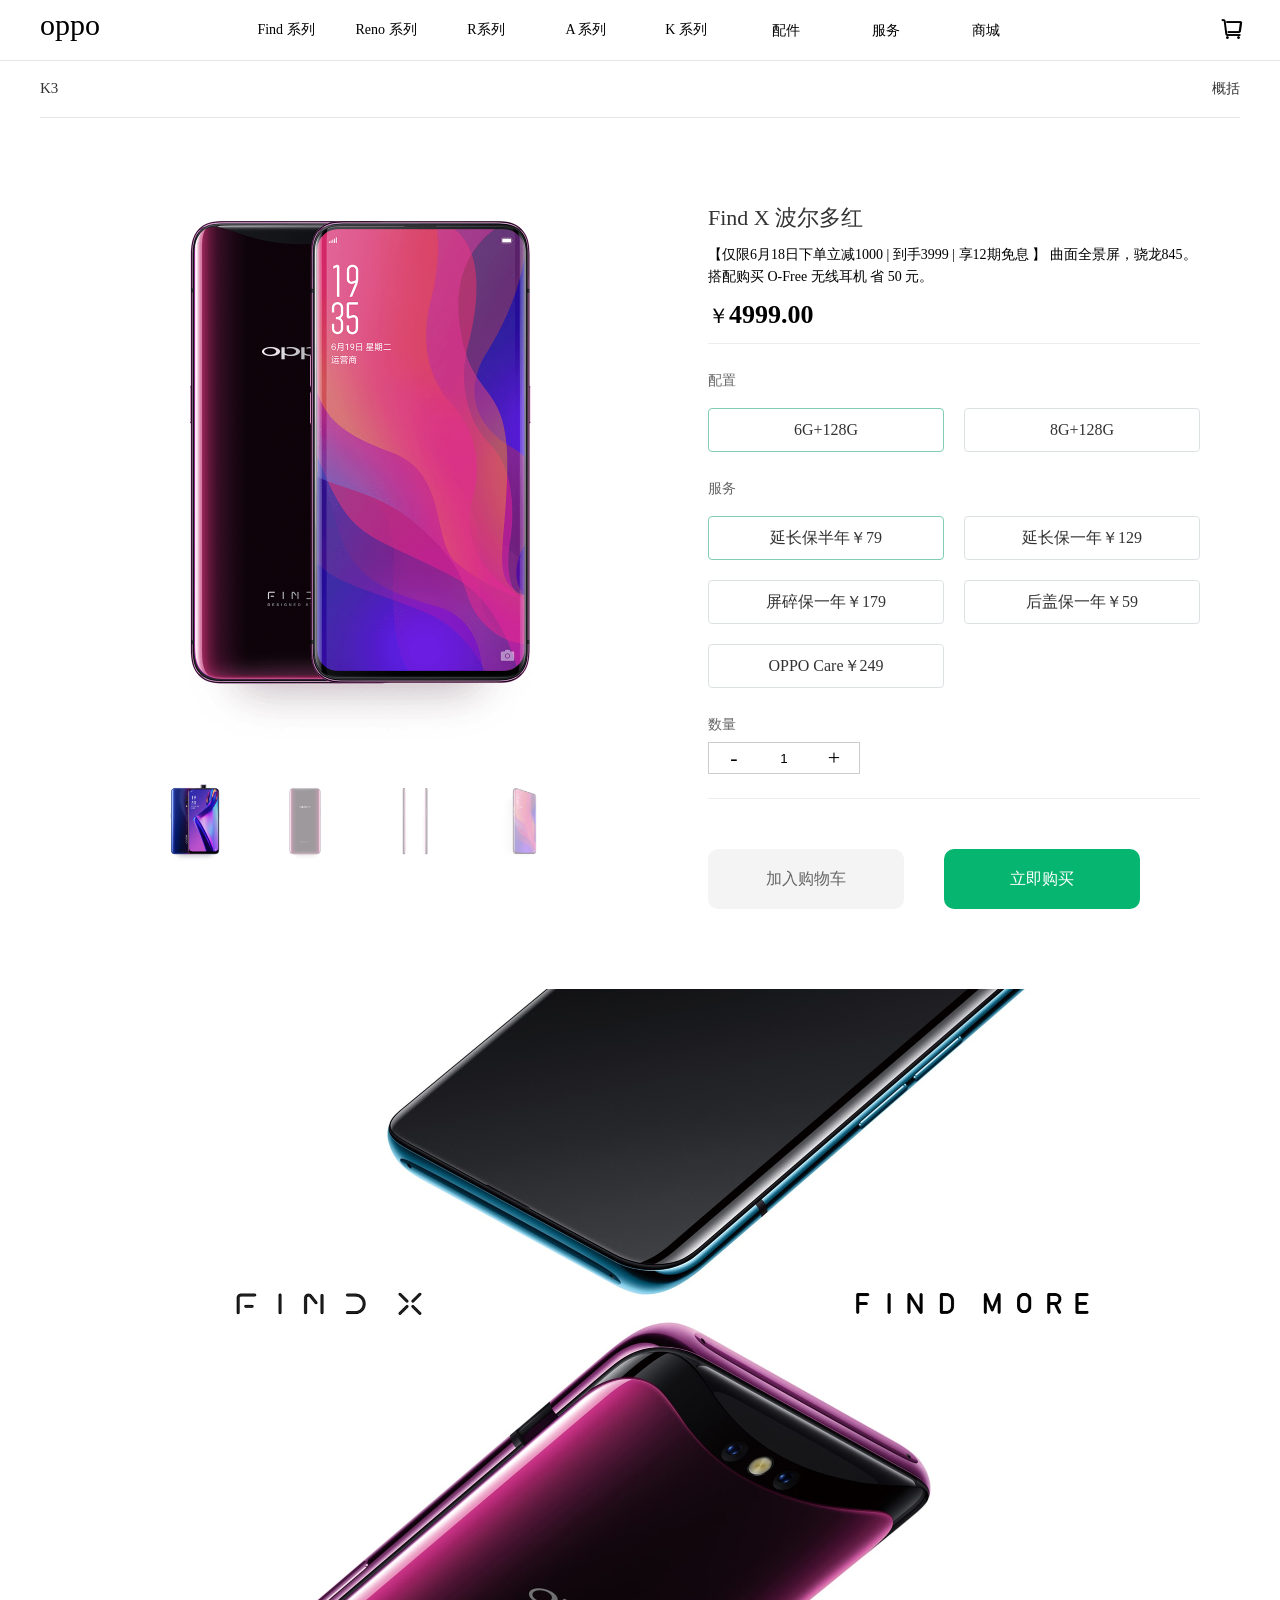
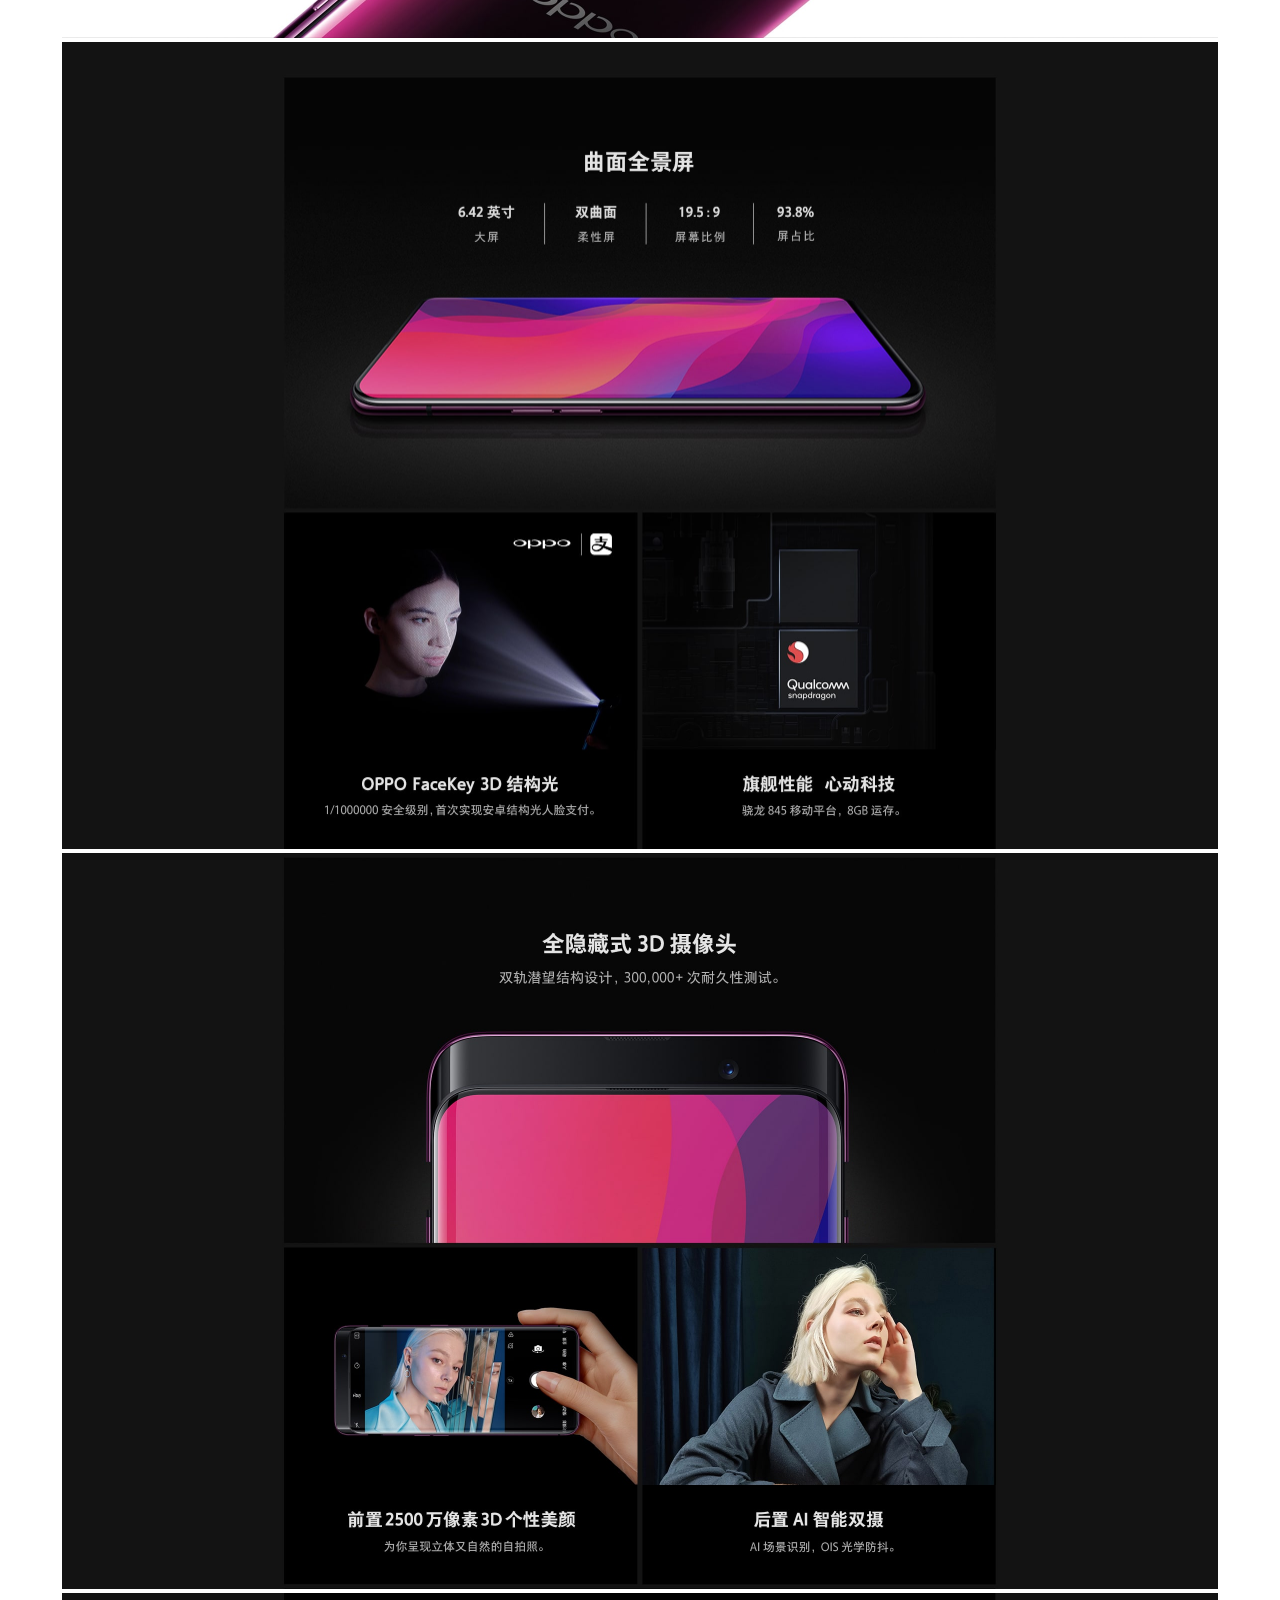
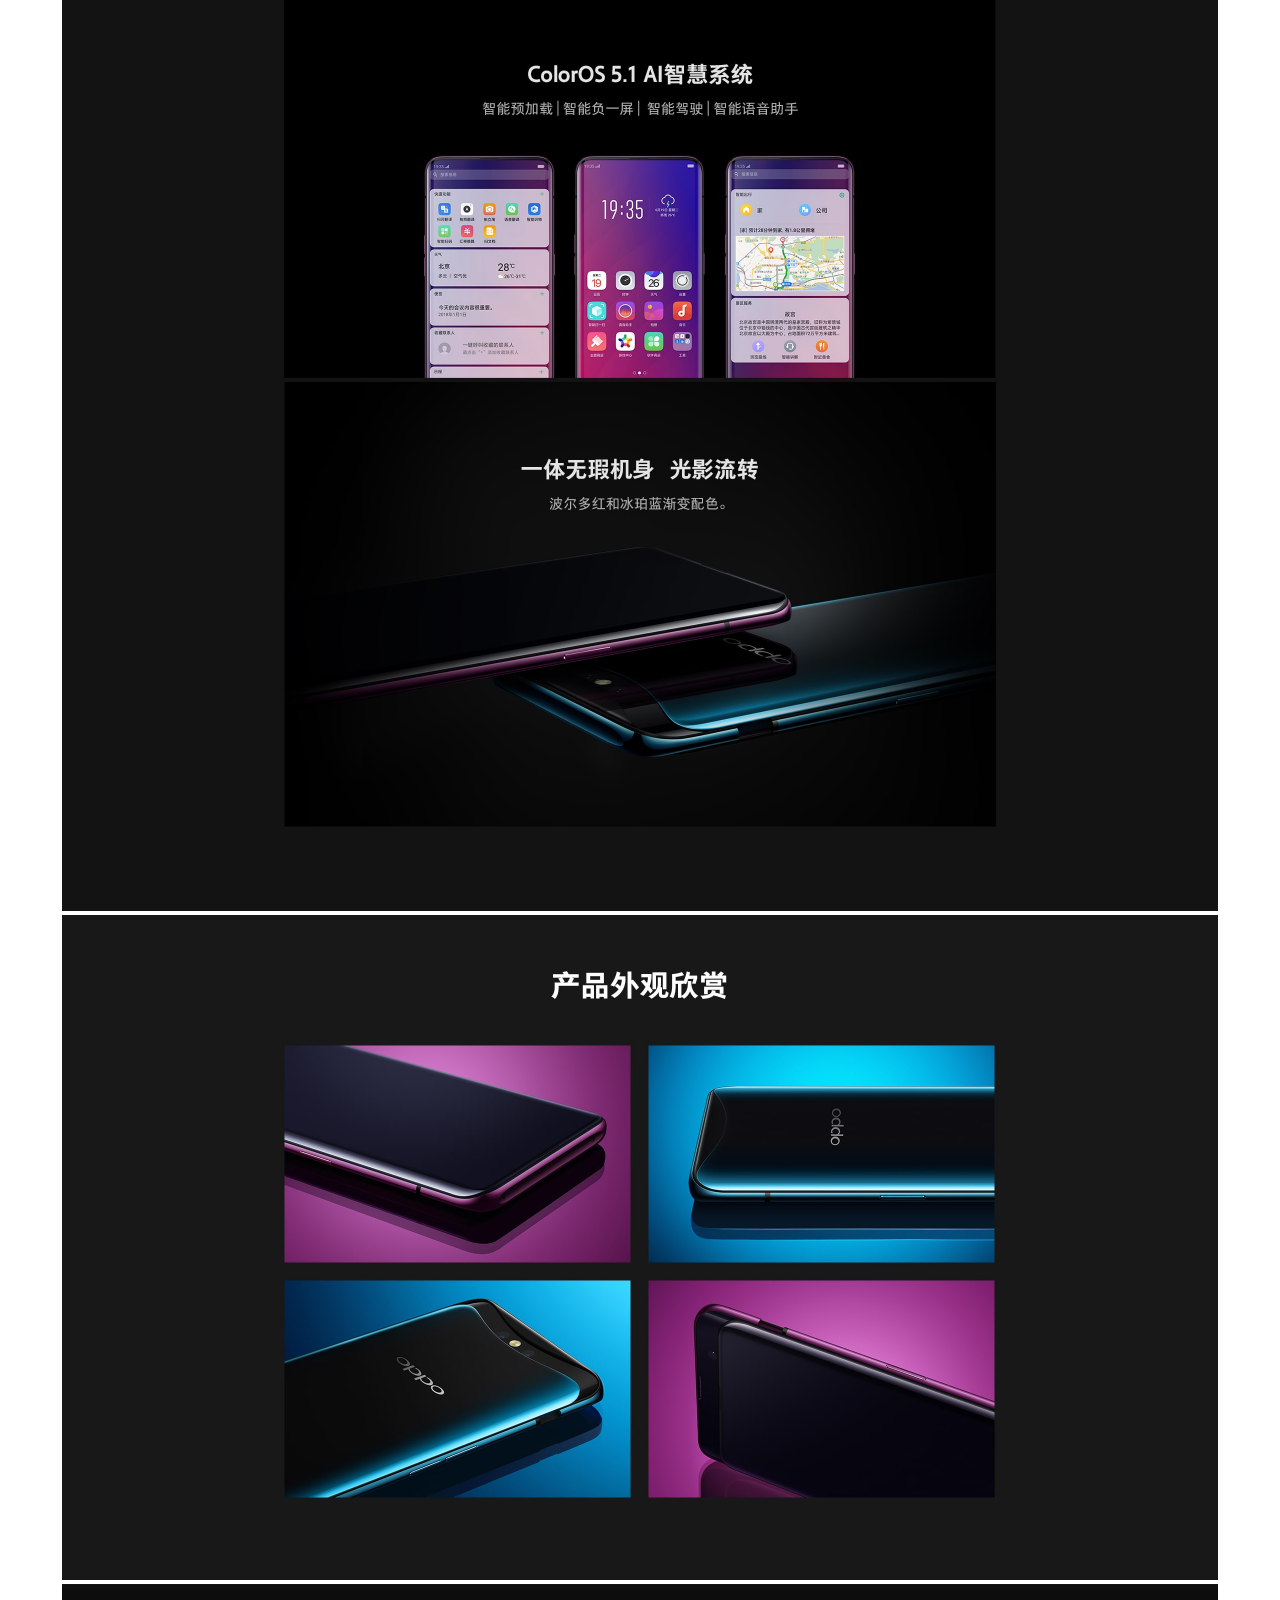
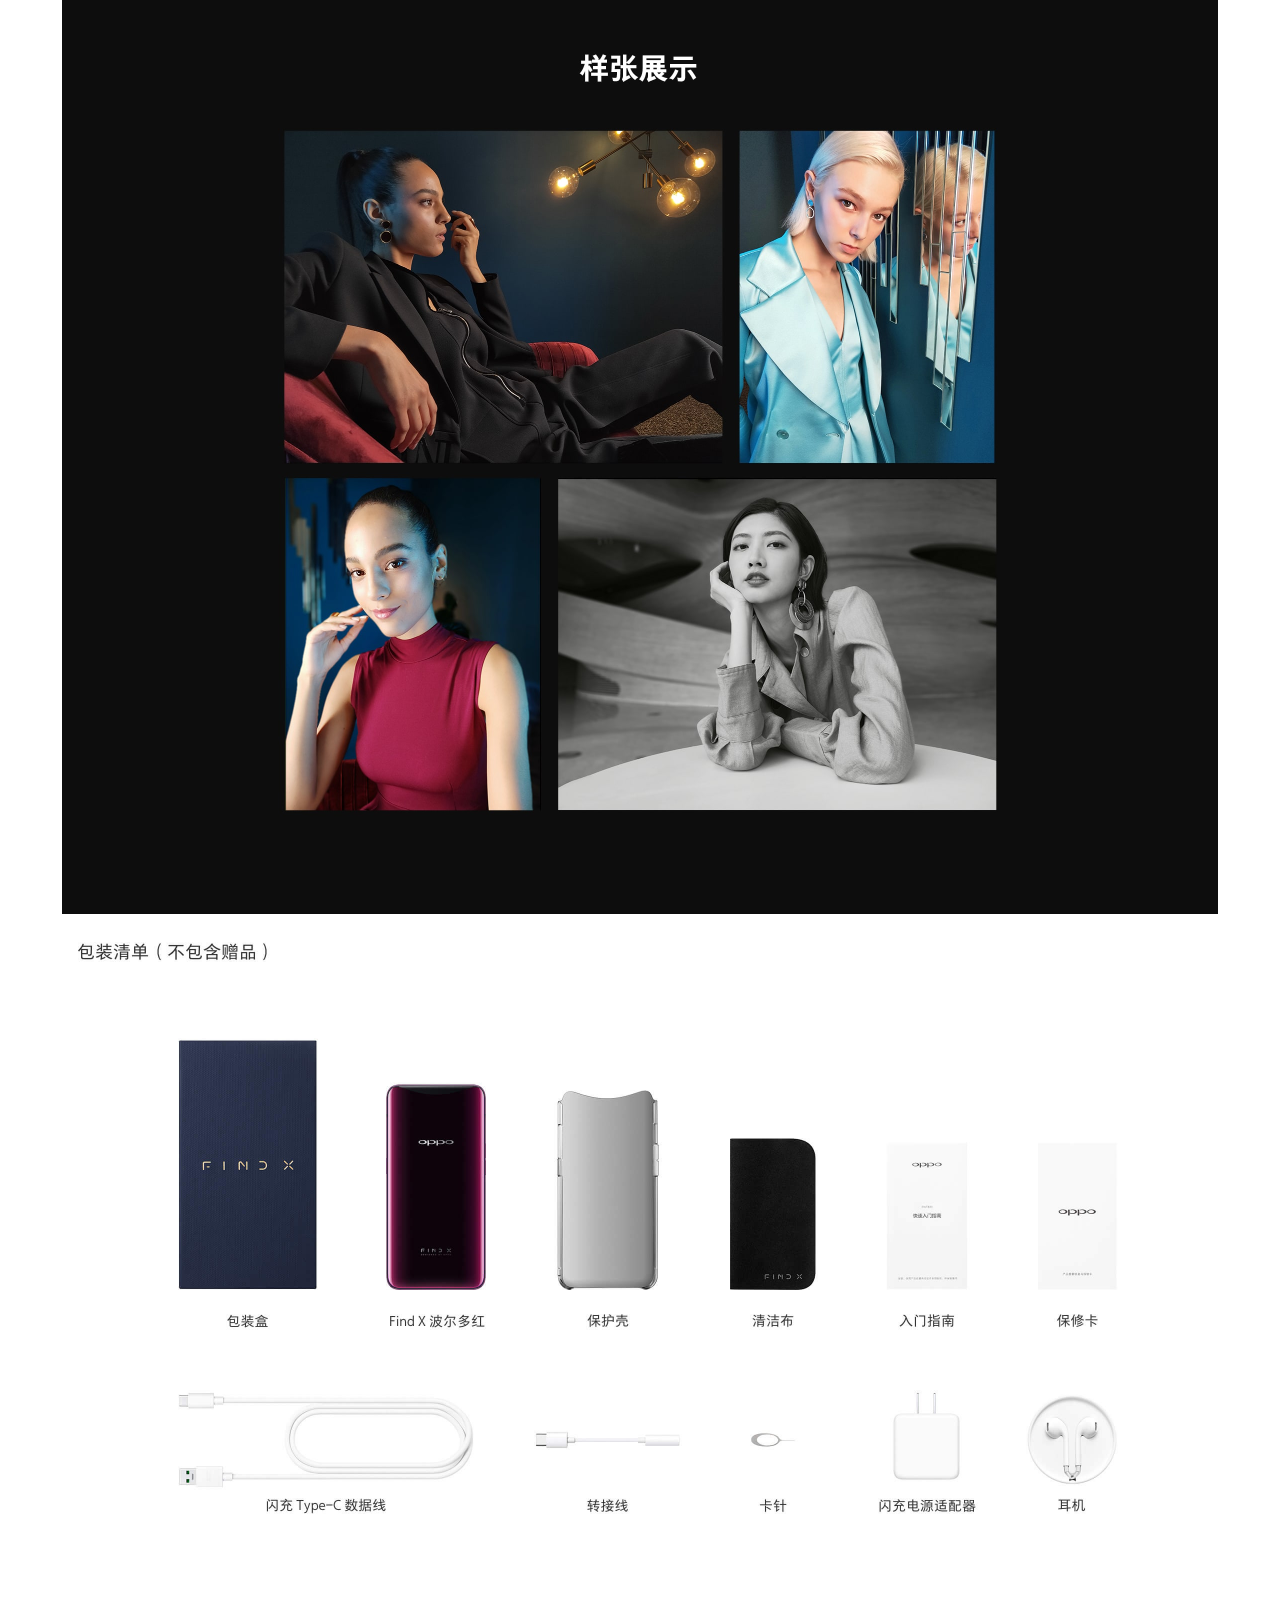
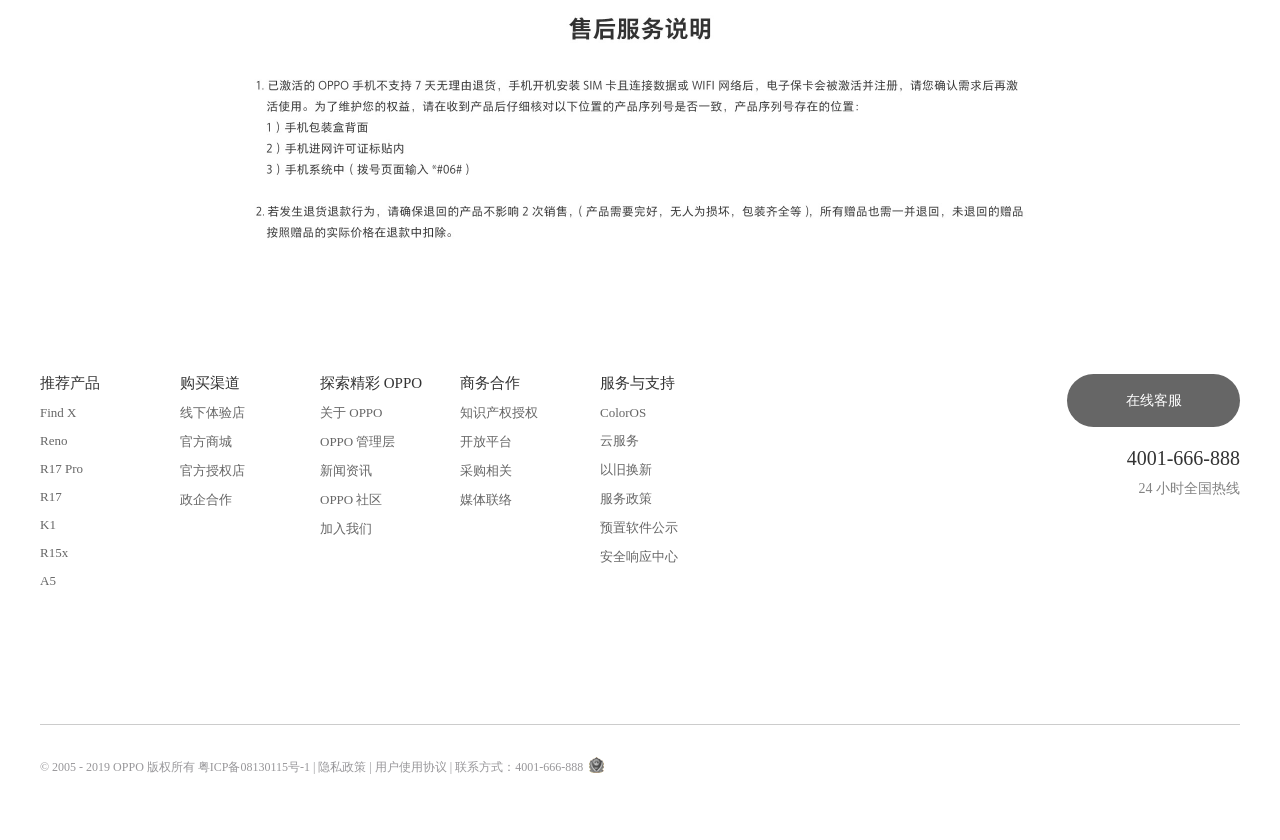
<file: oppo/productsFind.html>
<!DOCTYPE html>
<html lang="zh">
<head>
	<meta charset="UTF-8" />
	<meta name="viewport" content="width=device-width, initial-scale=1.0" />
	<link rel="stylesheet" type="text/css" href="css/module.css"/>
	<link rel="stylesheet" type="text/css" href="css/products.css" />
	<link rel="stylesheet" type="text/css" href="css/iconfont.css"/>
	<script src="js/scrollreveal.js" type="text/javascript" charset="utf-8"></script>
	<script src="js/jquery-2.1.1.min.js" type="text/javascript" charset="utf-8"></script>
	<script src="js/base.js" type="text/javascript" charset="utf-8"></script>
	<script src="js/product.js" type="text/javascript" charset="utf-8"></script>
	<meta http-equiv="X-UA-Compatible" content="ie=edge" />
	<title>OPPO Find</title>
</head>
<body>
	<div class="main">
		<div class="header" data-scroll-reveal="enter from the top over 1.5s">
			<div class="header-con">
				<div class="logo">
					<a href="index.html">oppo</a>
				</div>
				<div class="nav">
					<ul class="nav-con">
						<li class="products">
							<a href="javascript:;">Find 系列</a>
							<div class="navpopup">
								<ul>
									<li>
										<a href="productsFind.html">
											<img src="img/a1.png"/>
											<h3>Find X</h3>
										</a>
									</li>
									<li>
										<a href="productsFind.html">
											<img src="img/a2.png"/>
											<h3>Find X 超级闪充版</h3>
										</a>
									</li>
									<li>
										<a href="productsFind.html">
											<img src="img/a3.png"/>
											<h3>Find X 兰博基尼版</h3>
										</a>
									</li>
								</ul>
							</div>
						</li>
						<li class="products">
							<a href="javascript:;">Reno 系列</a>
							<div class="navpopup">
								<ul>
									<li>
										<a href="productsReno.html">
											<img src="img/b1.png"/>
											<h3>Reno</h3>
										</a>
									</li>
									<li>
										<a href="productsReno.html">
											<img src="img/b2.png"/>
											<h3>Reno 10 倍变焦版</h3>
										</a>
									</li>
									<li>
										<a href="productsReno.html">
											<img src="img/b3.png"/>
											<h3>Reno Z</h3>
										</a>
									</li>
								</ul>
							</div>
						</li>
						<li class="products">
							<a href="javascript:;">R系列 </a>
							<div class="navpopup">
								<ul>
									<li>
										<a href="PhoNetInfo.html">
											<img src="img/c1.png"/>
											<h3>R17 Pro</h3>
										</a>
									</li>
									<li>
										<a href="PhoNetInfo.html">
											<img src="img/c2.png"/>
											<h3>R17</h3>
										</a>
									</li>
									<li>
										<a href="PhoNetInfo.html">
											<img src="img/c3.png"/>
											<h3>R15X</h3>
										</a>
									</li>
								</ul>
							</div>
						</li>
						<li class="products">
							<a href="javascript:;">A 系列</a>
							<div class="navpopup">
								<ul>
									<li>
										<a href="A5.html">
											<img src="img/d1.png"/>
											<h3>A9x</h3>
										</a>
									</li>
									<li>
										<a href="A5.html">
											<img src="img/d2.png"/>
											<h3>A9</h3>
										</a>
									</li>
									<li>
										<a href="A5.html">
											<img src="img/d3.png"/>
											<h3>A7</h3>
										</a>
									</li>
									<li>
										<a href="A5.html">
											<img src="img/d4.png"/>
											<h3>A7X</h3>
										</a>
									</li>
									<li>
										<a href="A5.html">
											<img src="img/d5.png"/>
											<h3>A5</h3>
										</a>
									</li>
								</ul>
							</div>
						</li>
						<li class="products">
							<a href="javascript:;">K 系列</a>
							<div class="navpopup">
								<ul>
									<li>
										<a href="productsK3.html">
											<img src="img/e1.png"/>
											<h3>K3</h3>
										</a>
									</li>
									<li>
										<a href="productsK3.html">
											<img src="img/e2.png"/>
											<h3>K1</h3>
										</a>
									</li>
								</ul>
							</div>
						</li>
					</ul>
				
					<div class="nav-h">
						<ul>
							<li><a href="#"> 配件</a></li>
							<li><a href="#"> 服务</a></li>
							<li><a href="#"> 商城</a></li>
						</ul>
					</div>
				</div>
				<div class="commodity">
					<i class="iconfont isadmin">&#xe899;</i>
				</div>
			</div>
		</div>
		<div class="content">
			<div class="pi-navigation" data-scroll-reveal="enter from the bottom over 1.5s">
				<p>K3</p>
				<p><a href="A5.html">概括</a></p>
			</div>
			<div class="pi-details">
				<div class="product-gallery">
					<div class="gallery-stage">
						<ul>
							<li><img src="img/Find/a1.png" alt="" /></li>
							<li><img src="img/Find/a2.png" alt="" /></li>
							<li><img src="img/Find/a3.png" alt="" /></li>
							<li><img src="img/Find/a4.png" alt="" /></li>
						</ul>
					</div>
					<div class="pic-stage">
						<ul class="pic-list">
							<li class="current"><img src="img/K3/a1.png"/></li>
							<li><img src="img/Find/a2.png"/></li>
							<li><img src="img/Find/a3.png"/></li>
							<li><img src="img/Find/a4.png"/></li>
						</ul>
					</div>
				</div>
				<div class="product-details">
					<div class="details-title">
						<h5 data-scroll-reveal="enter from the right over 1.5s">Find X 波尔多红 </h5>
						<p data-scroll-reveal="enter from the right over 1.5s wait 0.05s">【仅限6月18日下单立减1000 | 到手3999 | 享12期免息 】 曲面全景屏，骁龙845。搭配购买 O-Free 无线耳机 省 50 元。</p>
						<p data-scroll-reveal="enter from the right over 1.5s wait 0.1s"><span>￥</span><b>4999.00 </b></p>
					</div>
					<div class="config-list">
						<div class="product-config">
							<p data-scroll-reveal="enter from the right over 1.5s wait 0.15s" class="config-name">配置</p>
							<div class="btn-list">
								<div data-scroll-reveal="enter from the right over 1.5s wait 0.2s" class="oc-radio oc-current">
									<span>6G+128G</span>
								</div>
								<div data-scroll-reveal="enter from the right over 1.5s wait 0.25s" class="oc-radio">
									<span>8G+128G</span>
								</div>
							</div>
						</div>
						<div class="product-config">
							<p class="config-name" data-scroll-reveal="enter from the right over 1.5s wait 0.3s">服务</p>
							<div class="btn-list">
								<div class="oc-radios oc-current" data-scroll-reveal="enter from the right over 1.5s wait 0.35s">
									<span>延长保半年￥79</span>
								</div>
								<div class="oc-radios" data-scroll-reveal="enter from the right over 1.5s wait 0.4s">
									<span>延长保一年￥129</span>
								</div>
								<div class="oc-radios" data-scroll-reveal="enter from the right over 1.5s wait 0.35s">
									<span>屏碎保一年￥179</span>
								</div>
								<div class="oc-radios" data-scroll-reveal="enter from the right over 1.5s wait 0.4s">
									<span>后盖保一年￥59</span>
								</div>
								<div class="oc-radios" data-scroll-reveal="enter from the right over 1.5s wait 0.35s">
									<span>OPPO Care￥249</span>
								</div>
							</div>
						</div>
					</div>
					<div class="product-config product-num clearfix">
							<p class="config-name" data-scroll-reveal="enter from the right over 1.5s wait 0.5s">数量</p>
							<div class="btn-list" data-scroll-reveal="enter from the right over 1.5s wait 0.6s">
								<span class="sub">-</span>
								<input type="text" id="num" value="1" />
								<span class="plus">+</span>
							</div>
						</div>
						<div class="buying-button">
							<a href="opposhop.html" class="addToCart" data-scroll-reveal="enter from the right over 1.5s wait 0.7s">加入购物车</a>
							<a href="opposhop.html" class="goBuy" data-scroll-reveal="enter from the right over 1.5s wait 0.8s">立即购买</a>
						</div>
					</div>
					
			</div>
			<div class="products-wrapper">
				<div class="packing-details">
					<img src="img/Find/1.jpg"/>
					<img src="img/Find/2.jpg"/>
					<img src="img/Find/3.jpg"/>
					<img src="img/Find/4.jpg"/>
					<img src="img/Find/5.jpg"/>
					<img src="img/Find/6.jpg"/>
					<img src="img/Find/7.jpg"/>
					<img src="img/Find/8.jpg"/>
				</div>
			</div>
		</div>
		<div class="footer" id="footer">
			<div class="foot-con">
				<div class="foot-tit">
					<div class="foot-left">
						<ul>
							<li>
								<a href="#">推荐产品</a>
								<ul>
									<li><a href="#">Find X</a></li>
								    <li><a href="#">Reno</a></li>
								    <li><a href="#">R17 Pro</a></li>
								    <li><a href="#">R17</a></li>
								    <li><a href="#">K1</a></li>
								    <li><a href="#">R15x</a></li>
								    <li><a href="#">A5</a></li>
								</ul>
							</li>
							<li>
								<a href="#">购买渠道</a>
								<ul>
									<li><a href="#">线下体验店</a></li>
									<li><a href="#">官方商城</a></li>
									<li><a href="#">官方授权店</a></li>
									<li><a href="#">政企合作</a></li>
								</ul>
							</li>
							<li>
								<a href="#">探索精彩 OPPO</a>
								<ul>
									<li><a href="#">关于 OPPO</a></li>
									<li><a href="#">OPPO 管理层</a></li>
									<li><a href="#">新闻资讯</a></li>
									<li><a href="#">OPPO 社区</a></li>
									<li><a href="#">加入我们</a></li>
								</ul>
							</li>
							<li>
								<a href="#">商务合作</a>
								<ul>
									<li><a href="#">知识产权授权</a></li>
									<li><a href="#">开放平台</a></li>
									<li><a href="#">采购相关</a></li>
									<li><a href="#">媒体联络</a></li>
								</ul>
							</li>
							<li>
								<a href="#">服务与支持</a>
								<ul>
									<li><a href="#">ColorOS</a></li>
									<li><a href="#">云服务</a></li>
									<li><a href="#">以旧换新</a></li>
									<li><a href="#">服务政策</a></li>
									<li><a href="#">预置软件公示</a></li>
									<li><a href="#">安全响应中心</a></li>
								</ul>
							</li>
						</ul>
					</div>
					<div class="foot-right">
						<a href="#">在线客服</a>
						<h3>4001-666-888</h3>
						<p>24 小时全国热线</p>
					</div>
				</div>
				<div class="foot-foot">
					<p><span>© 2005 - 2019 OPPO 版权所有 粤ICP备08130115号-1 | 隐私政策 | 用户使用协议 | 联系方式：4001-666-888</span><img src="img/icon-gs@1x-1017f5ad1d.png" alt="" /></p>
				</div>
			</div>
		</div>
	</div>
	<div class="opacity"></div>
</body>
</html>
</file>
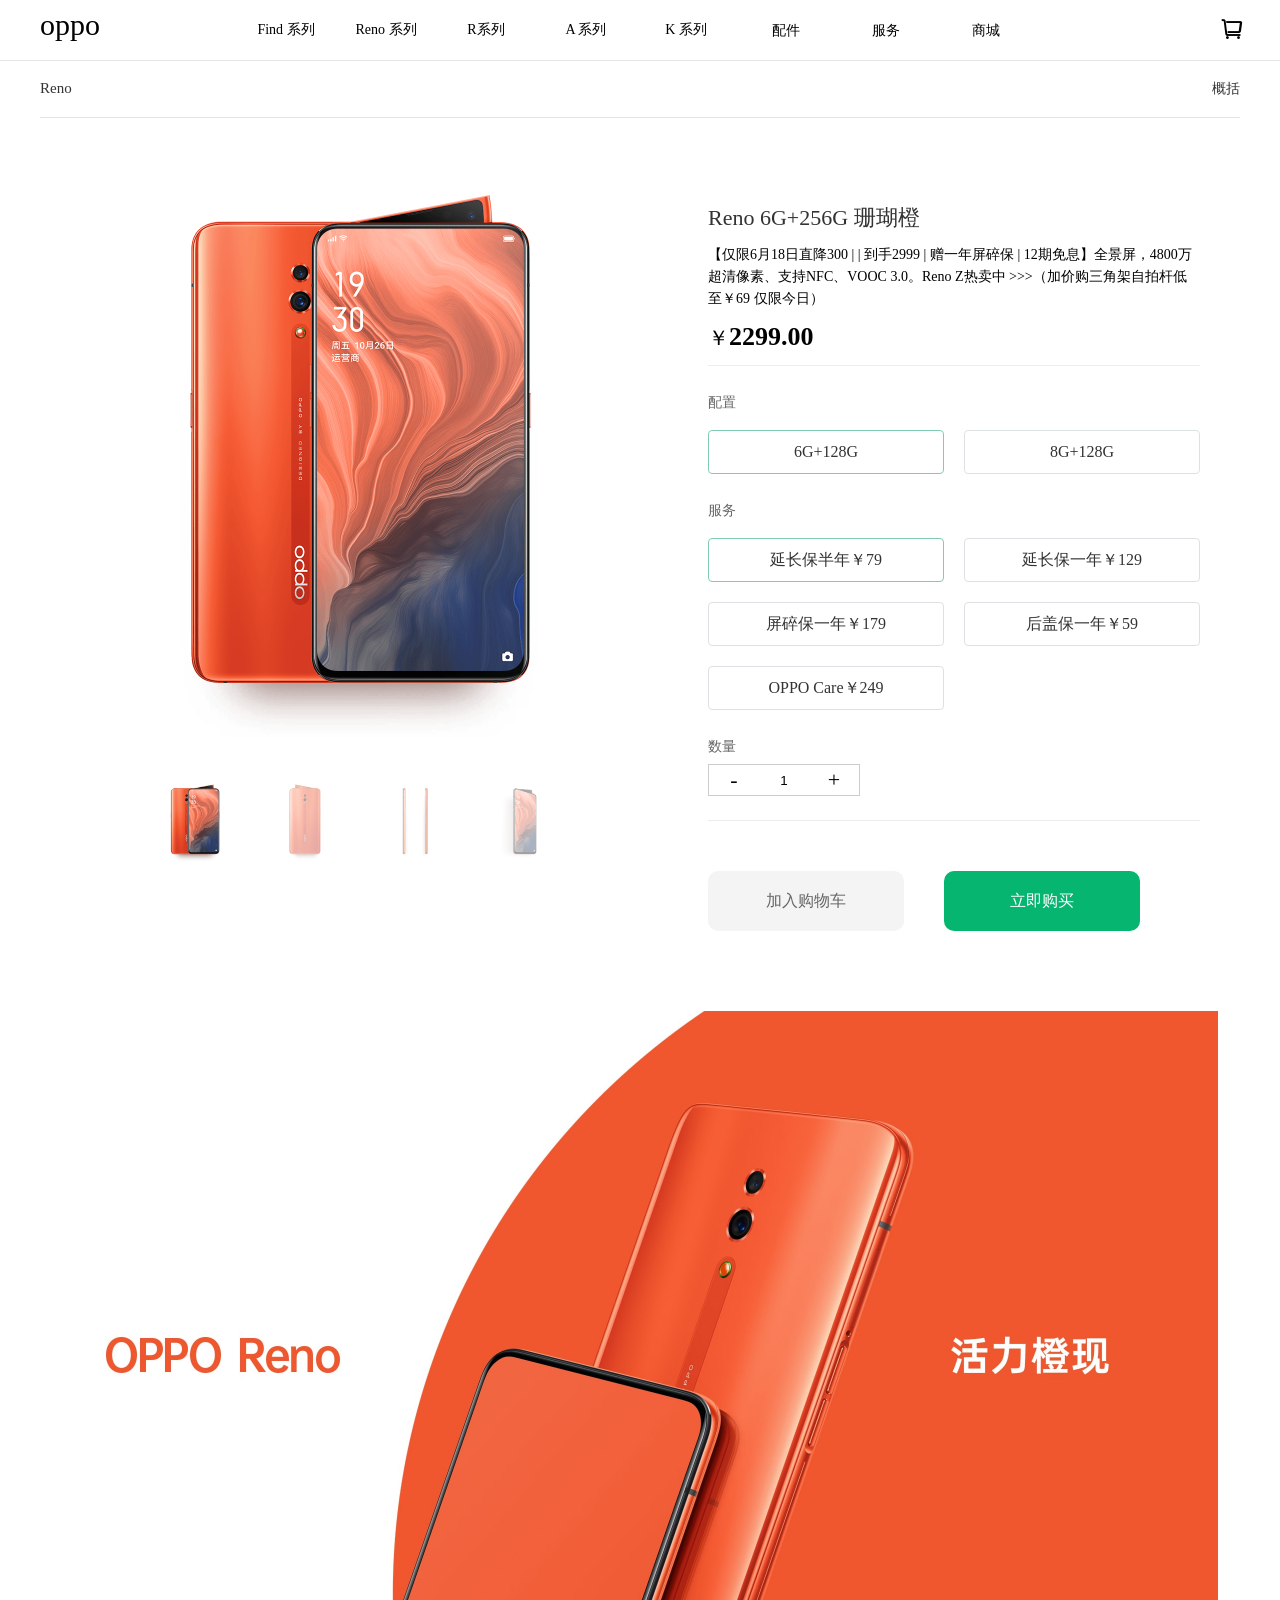
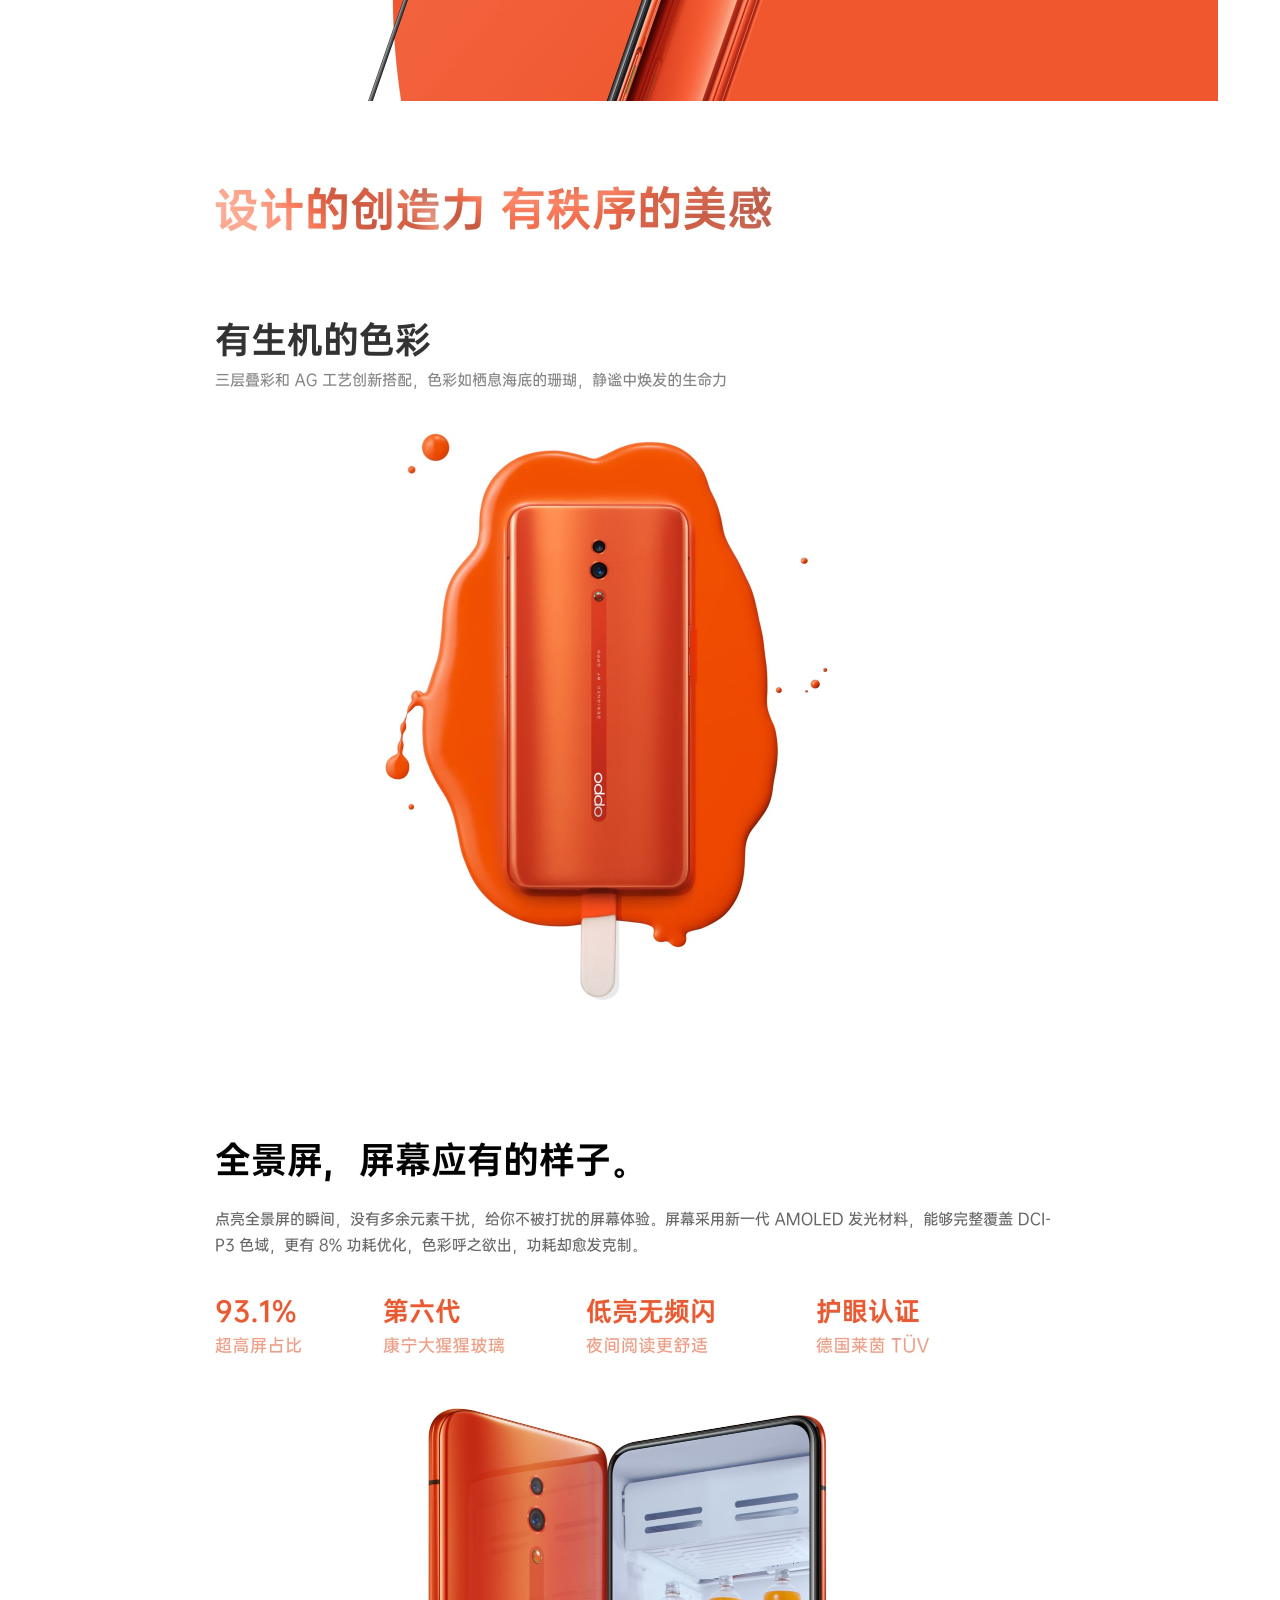
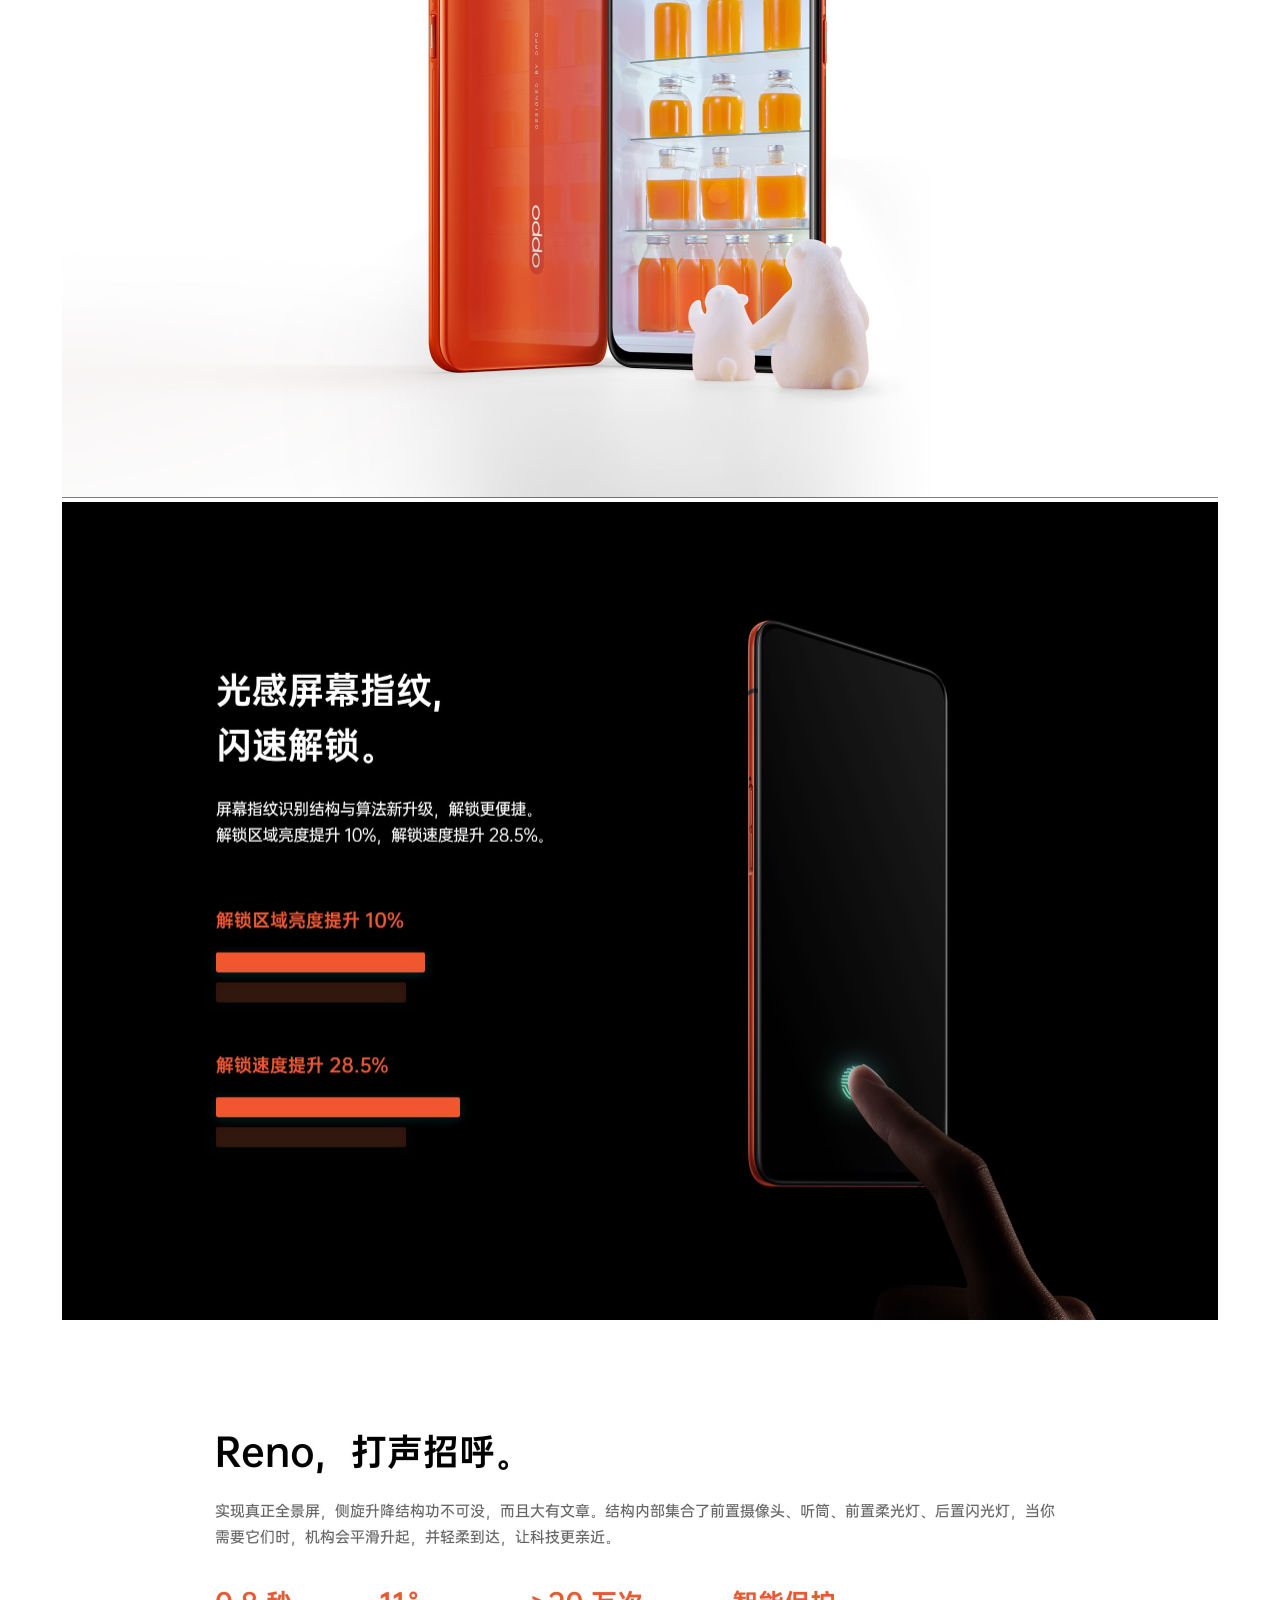
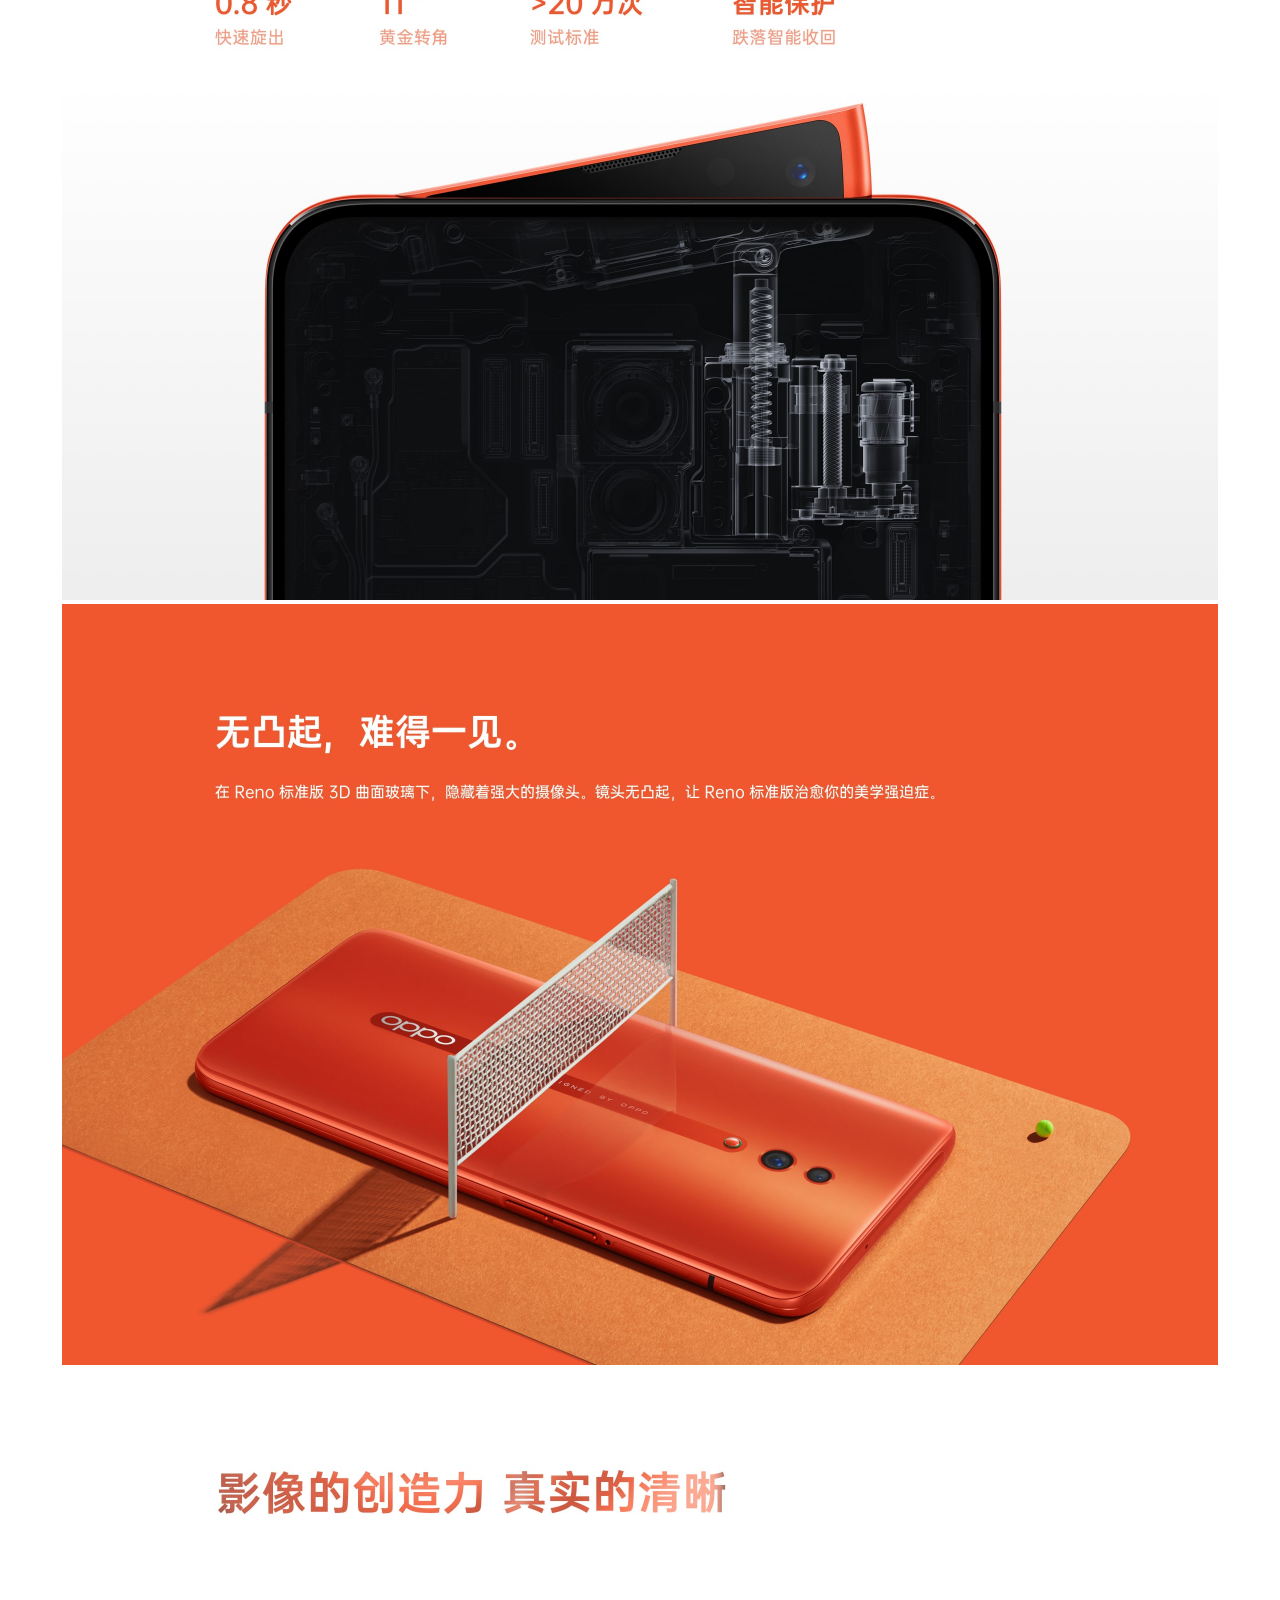
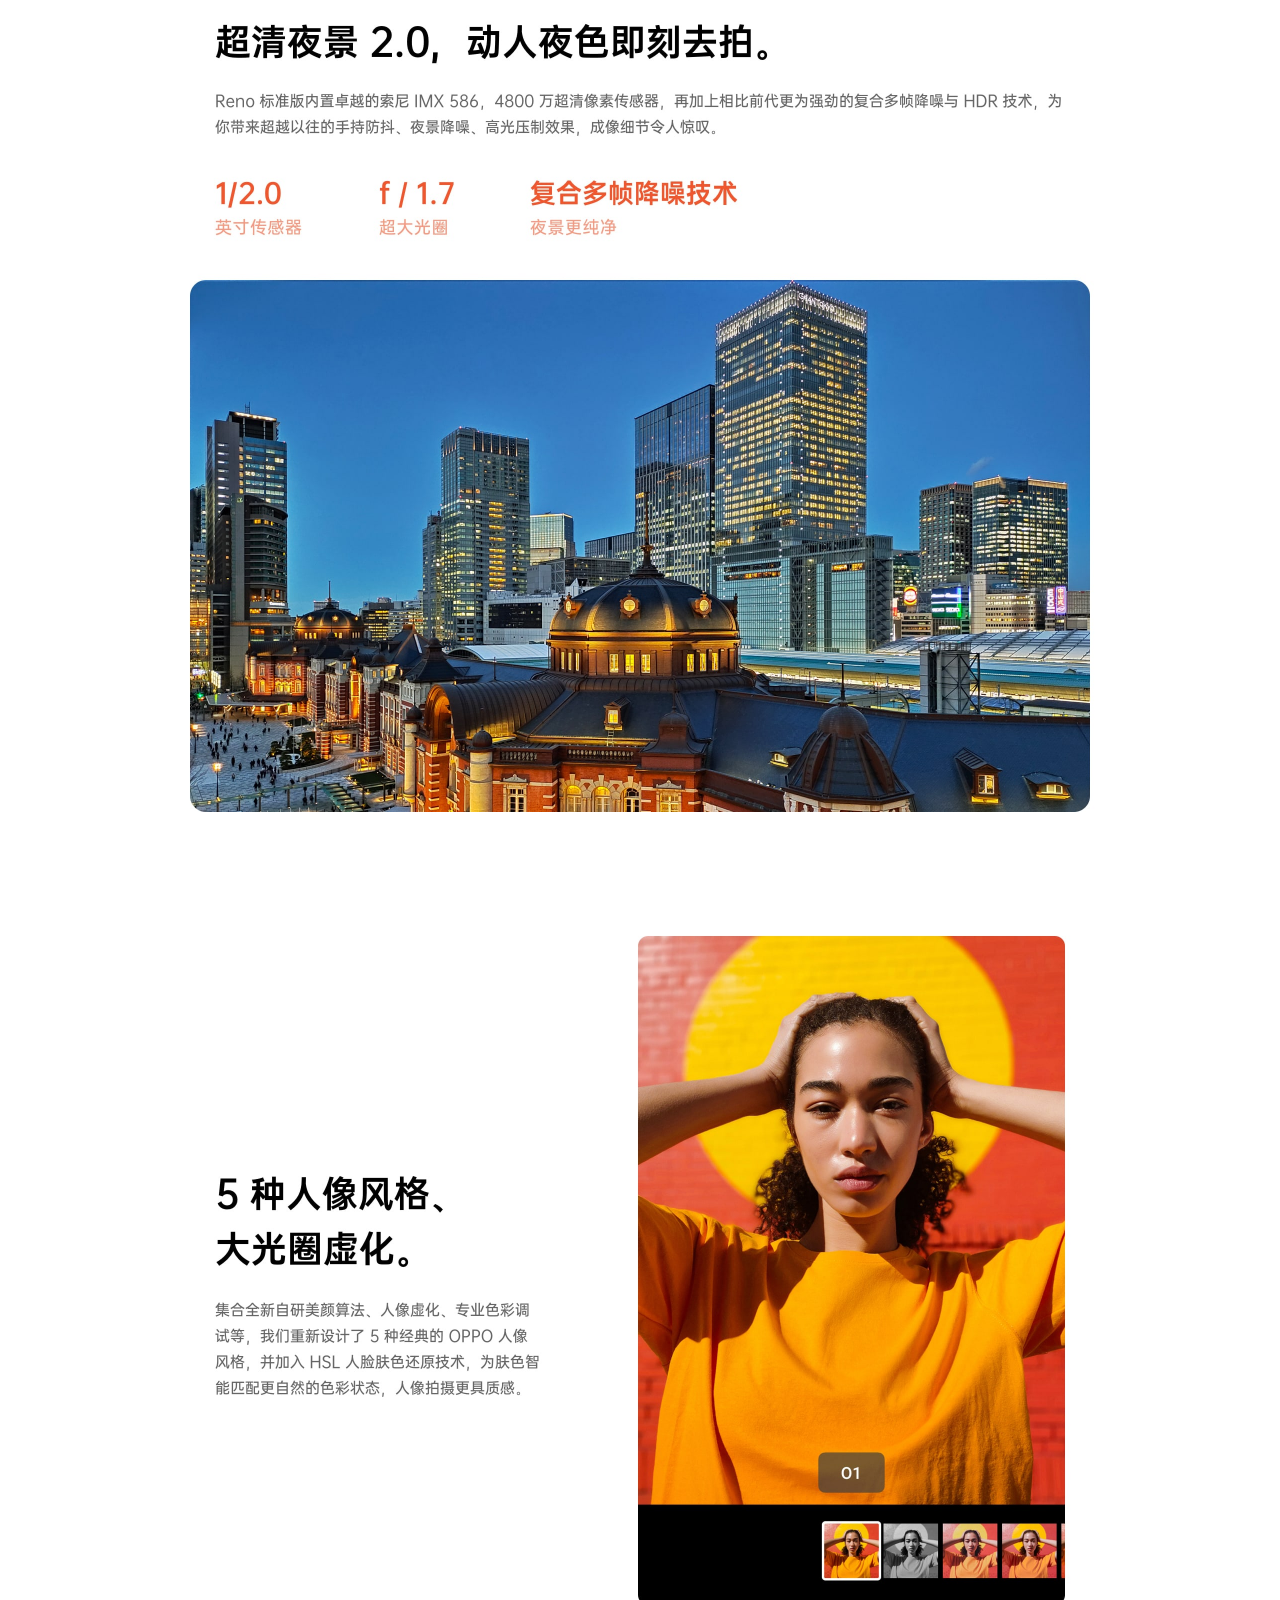
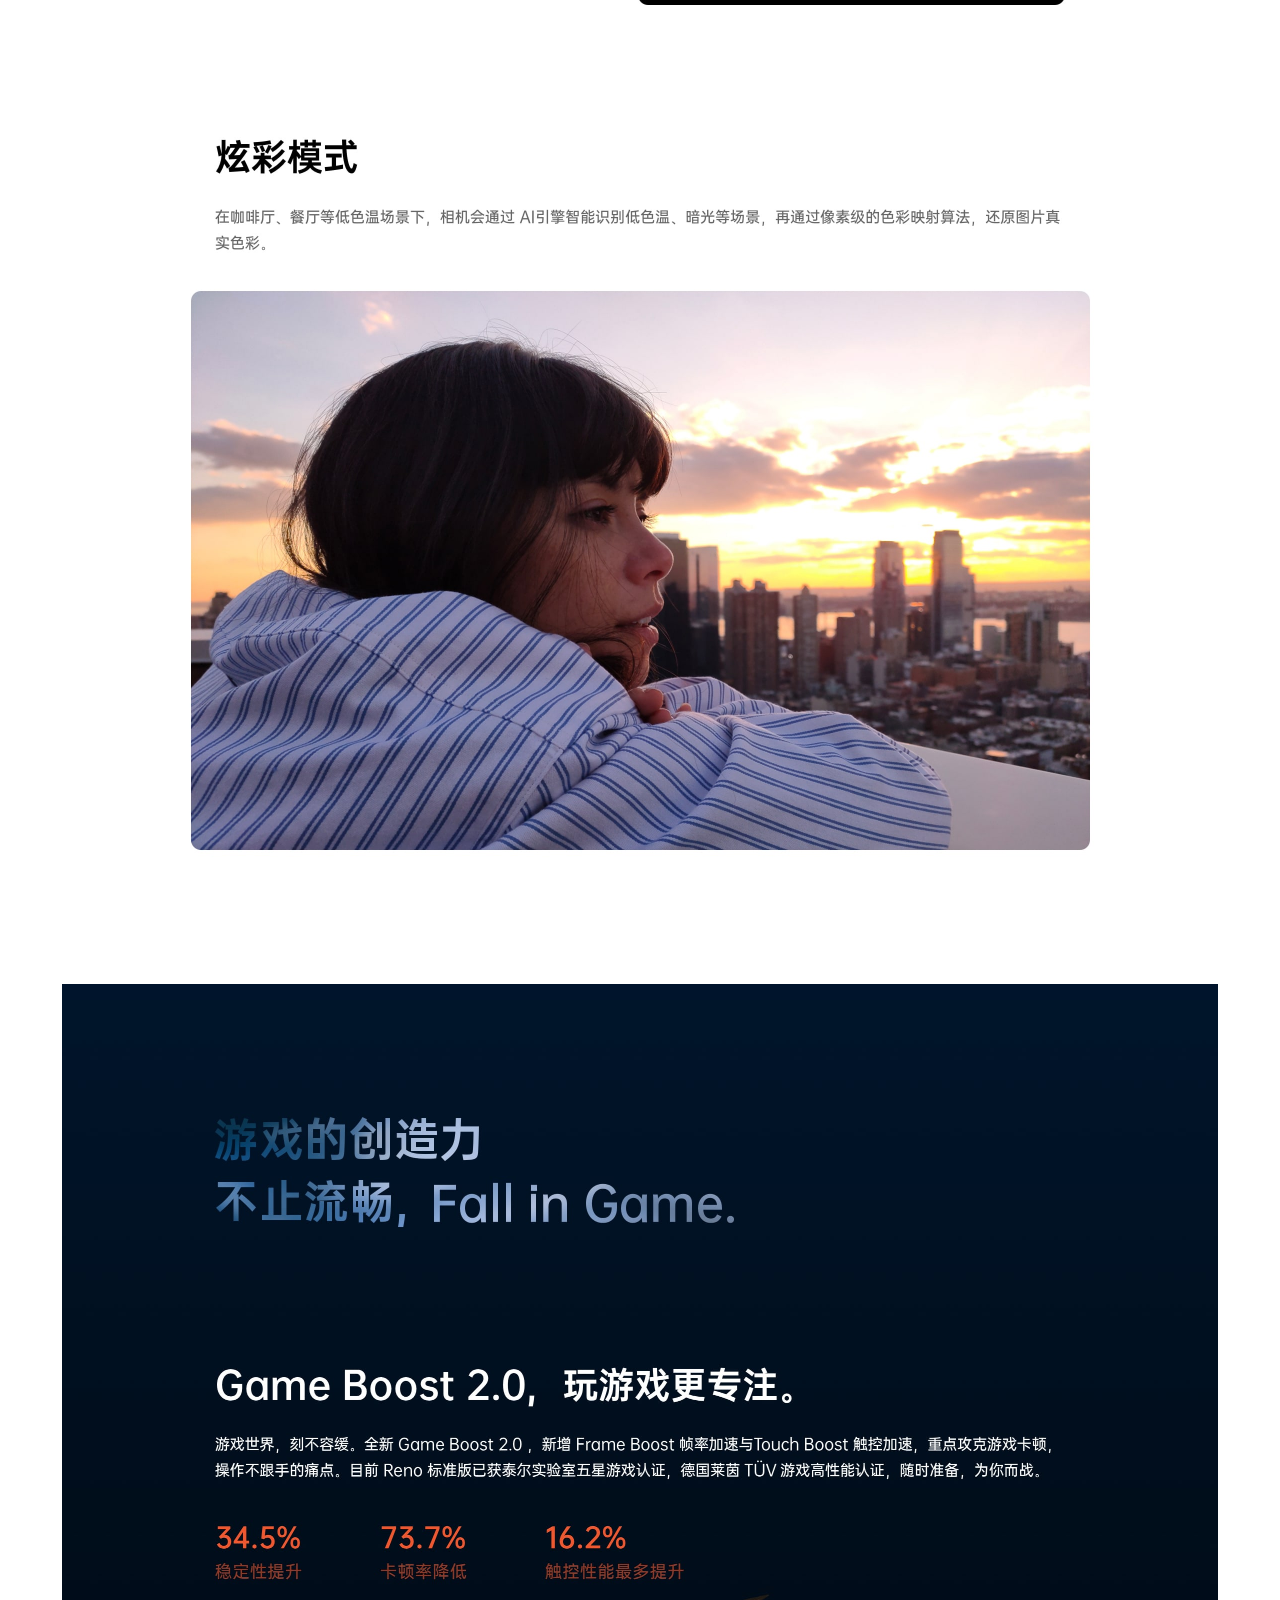
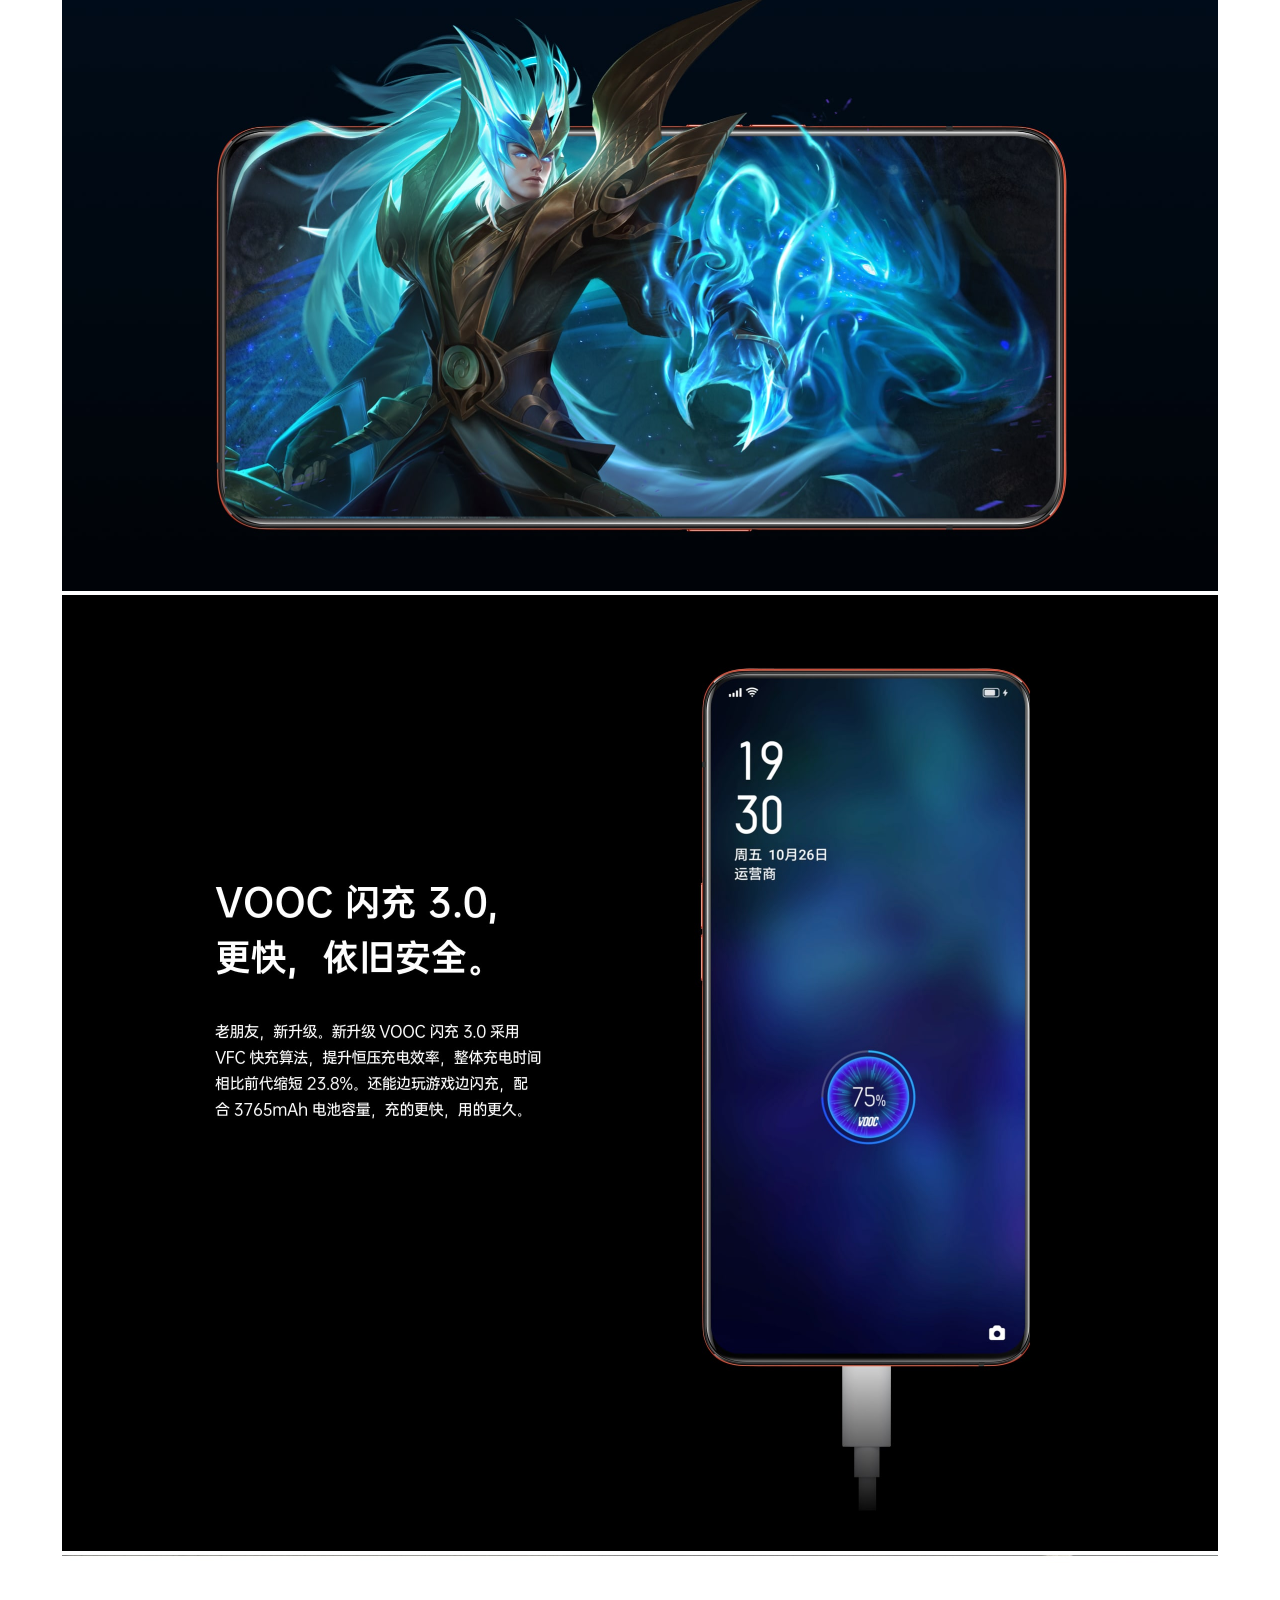
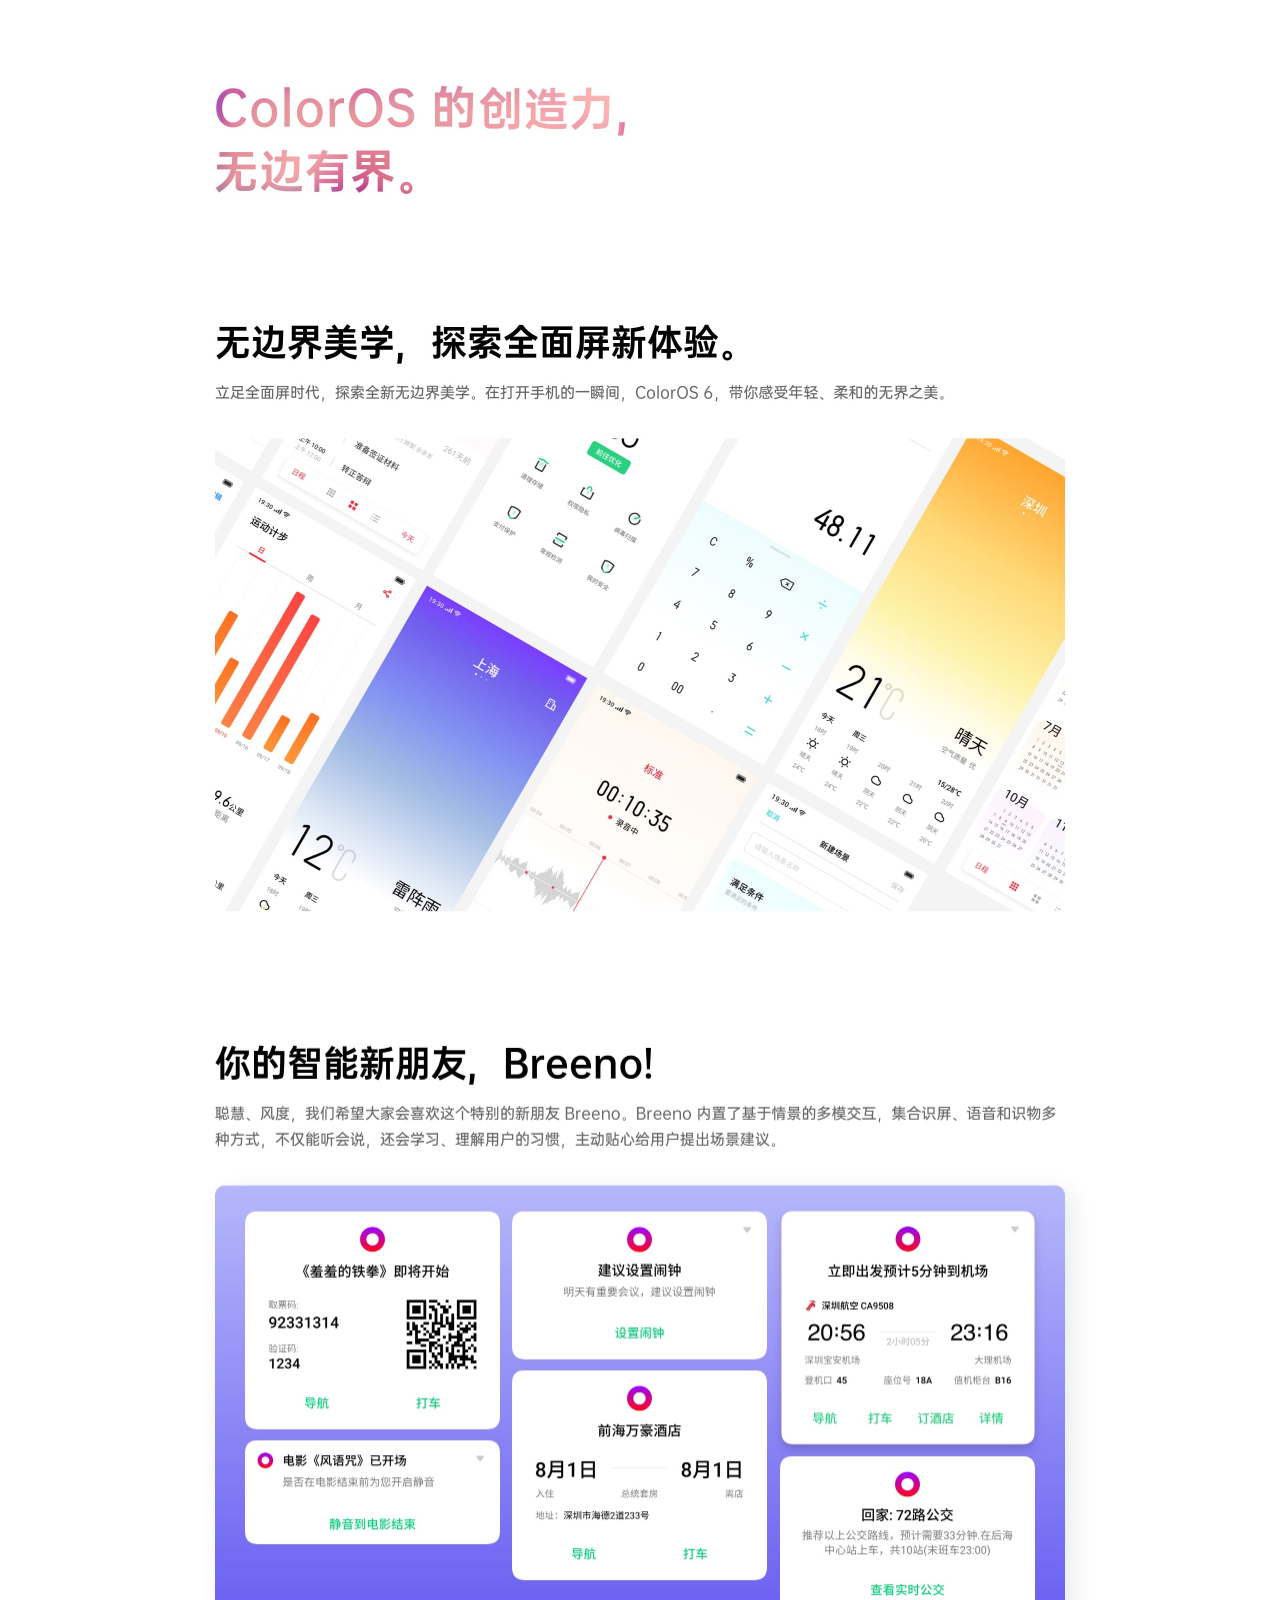
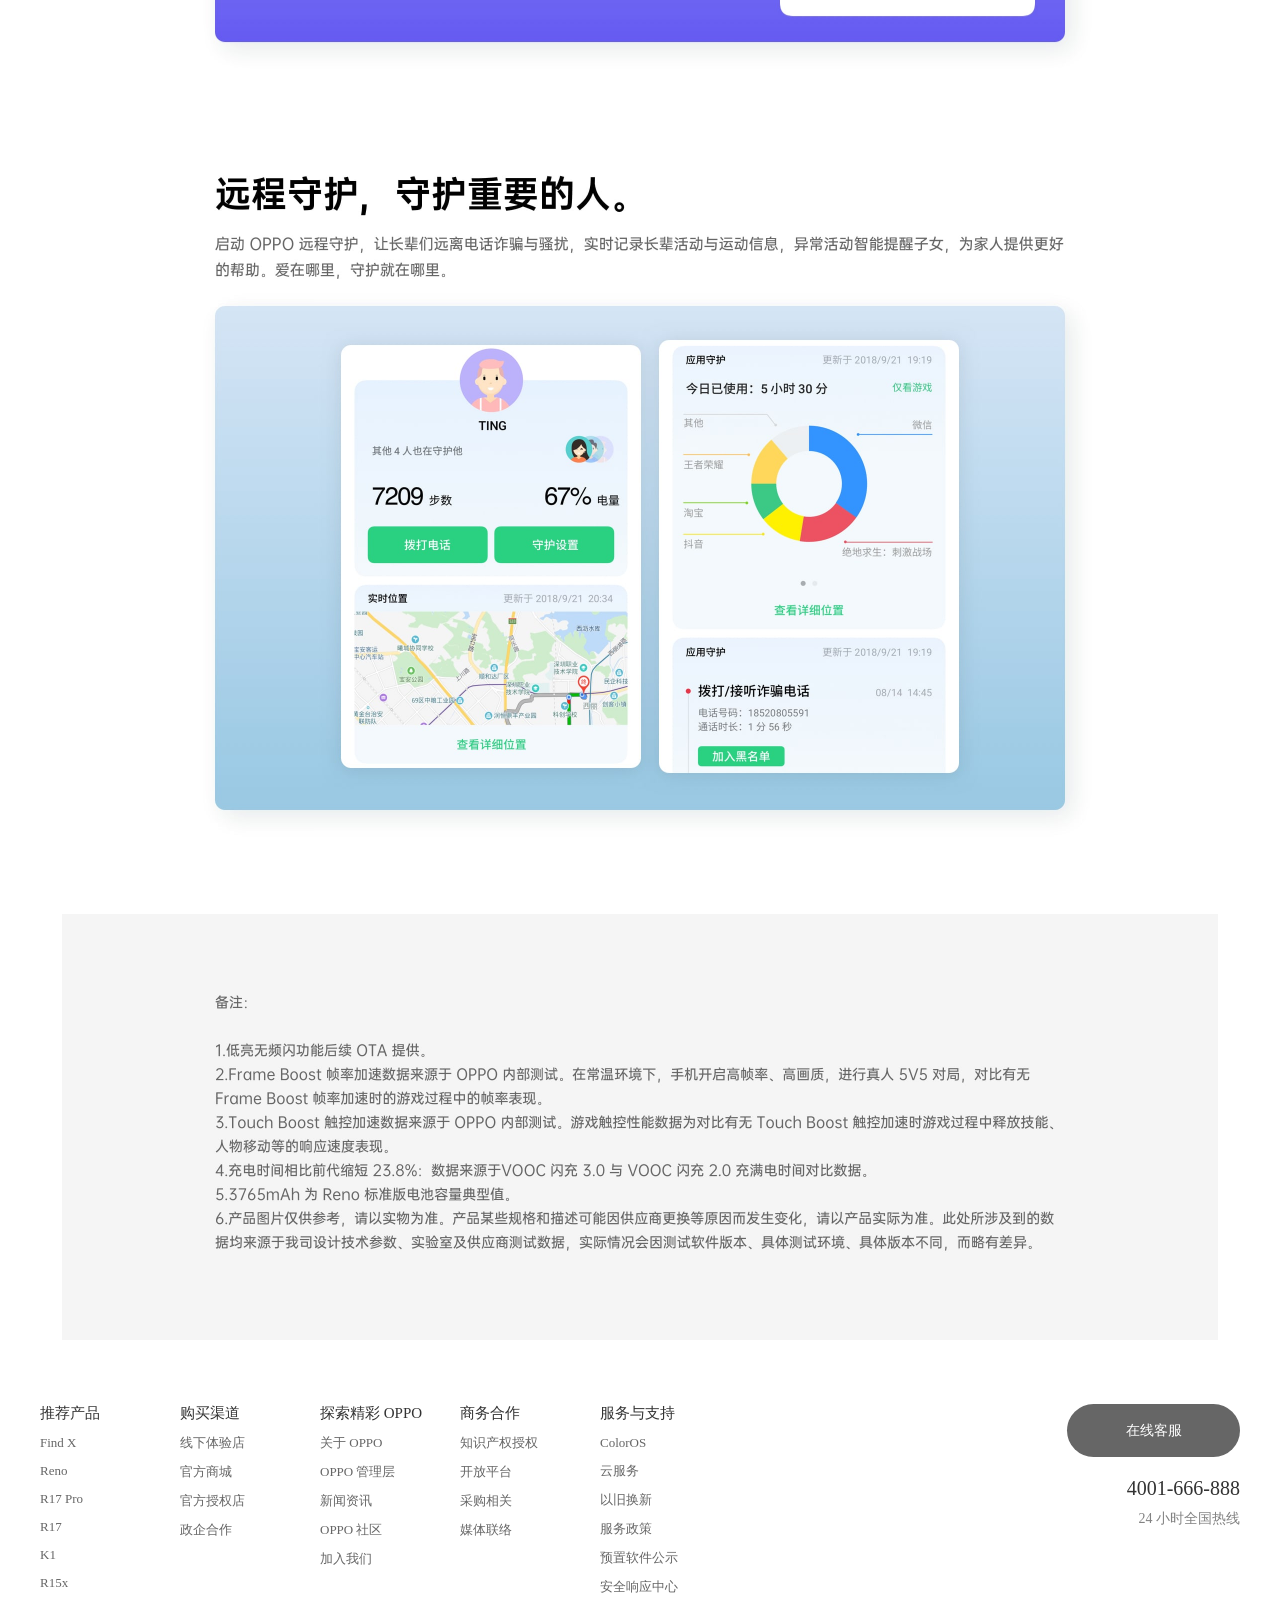
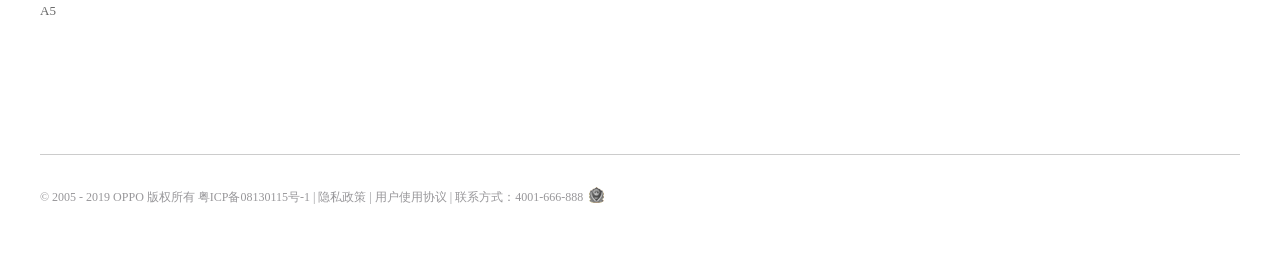
<file: oppo/productsReno.html>
<!DOCTYPE html>
<html lang="zh">
<head>
	<meta charset="UTF-8" />
	<meta name="viewport" content="width=device-width, initial-scale=1.0" />
	<link rel="stylesheet" type="text/css" href="css/module.css"/>
	<link rel="stylesheet" type="text/css" href="css/products.css" />
	<link rel="stylesheet" type="text/css" href="css/iconfont.css"/>
	<script src="js/scrollreveal.js" type="text/javascript" charset="utf-8"></script>
	<script src="js/jquery-2.1.1.min.js" type="text/javascript" charset="utf-8"></script>
	<script src="js/base.js" type="text/javascript" charset="utf-8"></script>
	<script src="js/product.js" type="text/javascript" charset="utf-8"></script>
	<meta http-equiv="X-UA-Compatible" content="ie=edge" />
	<title>OPPO Reno</title>
</head>
<body>
	<div class="main">
		<div class="header" data-scroll-reveal="enter from the top over 1.5s">
			<div class="header-con">
				<div class="logo">
					<a href="index.html">oppo</a>
				</div>
				<div class="nav">
					<ul class="nav-con">
						<li class="products">
							<a href="javascript:;">Find 系列</a>
							<div class="navpopup">
								<ul>
									<li>
										<a href="productsFind.html">
											<img src="img/a1.png"/>
											<h3>Find X</h3>
										</a>
									</li>
									<li>
										<a href="productsFind.html">
											<img src="img/a2.png"/>
											<h3>Find X 超级闪充版</h3>
										</a>
									</li>
									<li>
										<a href="productsFind.html">
											<img src="img/a3.png"/>
											<h3>Find X 兰博基尼版</h3>
										</a>
									</li>
								</ul>
							</div>
						</li>
						<li class="products">
							<a href="javascript:;">Reno 系列</a>
							<div class="navpopup">
								<ul>
									<li>
										<a href="productsReno.html">
											<img src="img/b1.png"/>
											<h3>Reno</h3>
										</a>
									</li>
									<li>
										<a href="productsReno.html">
											<img src="img/b2.png"/>
											<h3>Reno 10 倍变焦版</h3>
										</a>
									</li>
									<li>
										<a href="productsReno.html">
											<img src="img/b3.png"/>
											<h3>Reno Z</h3>
										</a>
									</li>
								</ul>
							</div>
						</li>
						<li class="products">
							<a href="javascript:;">R系列 </a>
							<div class="navpopup">
								<ul>
									<li>
										<a href="PhoNetInfo.html">
											<img src="img/c1.png"/>
											<h3>R17 Pro</h3>
										</a>
									</li>
									<li>
										<a href="PhoNetInfo.html">
											<img src="img/c2.png"/>
											<h3>R17</h3>
										</a>
									</li>
									<li>
										<a href="PhoNetInfo.html">
											<img src="img/c3.png"/>
											<h3>R15X</h3>
										</a>
									</li>
								</ul>
							</div>
						</li>
						<li class="products">
							<a href="javascript:;">A 系列</a>
							<div class="navpopup">
								<ul>
									<li>
										<a href="A5.html">
											<img src="img/d1.png"/>
											<h3>A9x</h3>
										</a>
									</li>
									<li>
										<a href="A5.html">
											<img src="img/d2.png"/>
											<h3>A9</h3>
										</a>
									</li>
									<li>
										<a href="A5.html">
											<img src="img/d3.png"/>
											<h3>A7</h3>
										</a>
									</li>
									<li>
										<a href="A5.html">
											<img src="img/d4.png"/>
											<h3>A7X</h3>
										</a>
									</li>
									<li>
										<a href="A5.html">
											<img src="img/d5.png"/>
											<h3>A5</h3>
										</a>
									</li>
								</ul>
							</div>
						</li>
						<li class="products">
							<a href="javascript:;">K 系列</a>
							<div class="navpopup">
								<ul>
									<li>
										<a href="productsK3.html">
											<img src="img/e1.png"/>
											<h3>K3</h3>
										</a>
									</li>
									<li>
										<a href="productsK3.html">
											<img src="img/e2.png"/>
											<h3>K1</h3>
										</a>
									</li>
								</ul>
							</div>
						</li>
					</ul>
				
					<div class="nav-h">
						<ul>
							<li><a href="#"> 配件</a></li>
							<li><a href="#"> 服务</a></li>
							<li><a href="#"> 商城</a></li>
						</ul>
					</div>
				</div>
				<div class="commodity">
					<i class="iconfont isadmin">&#xe899;</i>
				</div>
			</div>
		</div>
		<div class="content">
			<div class="pi-navigation" data-scroll-reveal="enter from the bottom over 1.5s">
				<p>Reno</p>
				<p><a href="A5.html">概括</a></p>
			</div>
			<div class="pi-details">
				<div class="product-gallery">
					<div class="gallery-stage">
						<ul>
							<li><img src="img/Reno/a1.png" alt="" /></li>
							<li><img src="img/Reno/a2.png" alt="" /></li>
							<li><img src="img/Reno/a3.png" alt="" /></li>
							<li><img src="img/Reno/a4.png" alt="" /></li>
						</ul>
					</div>
					<div class="pic-stage">
						<ul class="pic-list">
							<li class="current"><img src="img/Reno/a1.png"/></li>
							<li><img src="img/Reno/a2.png"/></li>
							<li><img src="img/Reno/a3.png"/></li>
							<li><img src="img/Reno/a4.png"/></li>
						</ul>
					</div>
				</div>
				<div class="product-details">
					<div class="details-title">
						<h5 data-scroll-reveal="enter from the right over 1.5s">Reno 6G+256G 珊瑚橙</h5>
						<p data-scroll-reveal="enter from the right over 1.5s wait 0.05s">【仅限6月18日直降300 | | 到手2999 | 赠一年屏碎保 | 12期免息】全景屏，4800万超清像素、支持NFC、VOOC 3.0。Reno Z热卖中 >>>（加价购三角架自拍杆低至￥69 仅限今日）</p>
						<p data-scroll-reveal="enter from the right over 1.5s wait 0.1s"><span>￥</span><b>2299.00 </b></p>
					</div>
					<div class="config-list">
						<div class="product-config">
							<p data-scroll-reveal="enter from the right over 1.5s wait 0.15s" class="config-name">配置</p>
							<div class="btn-list">
								<div data-scroll-reveal="enter from the right over 1.5s wait 0.2s" class="oc-radio oc-current">
									<span>6G+128G</span>
								</div>
								<div data-scroll-reveal="enter from the right over 1.5s wait 0.25s" class="oc-radio">
									<span>8G+128G</span>
								</div>
							</div>
						</div>
						<div class="product-config">
							<p class="config-name" data-scroll-reveal="enter from the right over 1.5s wait 0.3s">服务</p>
							<div class="btn-list">
								<div class="oc-radios oc-current" data-scroll-reveal="enter from the right over 1.5s wait 0.35s">
									<span>延长保半年￥79</span>
								</div>
								<div class="oc-radios" data-scroll-reveal="enter from the right over 1.5s wait 0.4s">
									<span>延长保一年￥129</span>
								</div>
								<div class="oc-radios" data-scroll-reveal="enter from the right over 1.5s wait 0.35s">
									<span>屏碎保一年￥179</span>
								</div>
								<div class="oc-radios" data-scroll-reveal="enter from the right over 1.5s wait 0.4s">
									<span>后盖保一年￥59</span>
								</div>
								<div class="oc-radios" data-scroll-reveal="enter from the right over 1.5s wait 0.35s">
									<span>OPPO Care￥249</span>
								</div>
							</div>
						</div>
					</div>
					<div class="product-config product-num clearfix">
							<p class="config-name" data-scroll-reveal="enter from the right over 1.5s wait 0.5s">数量</p>
							<div class="btn-list" data-scroll-reveal="enter from the right over 1.5s wait 0.6s">
								<span class="sub">-</span>
								<input type="text" id="num" value="1" />
								<span class="plus">+</span>
							</div>
						</div>
						<div class="buying-button">
							<a href="opposhop.html" class="addToCart" data-scroll-reveal="enter from the right over 1.5s wait 0.7s">加入购物车</a>
							<a href="opposhop.html" class="goBuy" data-scroll-reveal="enter from the right over 1.5s wait 0.8s">立即购买</a>
						</div>
					</div>
					
			</div>
			<div class="products-wrapper">
				<div class="packing-details">
					<img src="img/Reno/1.jpg"/>
					<img src="img/Reno/2.jpg"/>
					<img src="img/Reno/3.jpg"/>
					<img src="img/Reno/4.jpg"/>
					<img src="img/Reno/5.jpg"/>
					<img src="img/Reno/6.jpg"/>
					<img src="img/Reno/7.jpg"/>
					<img src="img/Reno/8.jpg"/>
					<img src="img/Reno/9.jpg"/>
					<img src="img/Reno/10.jpg"/>
					<img src="img/Reno/11.jpg"/>
					<img src="img/Reno/12.jpg"/>
					<img src="img/Reno/13.jpg"/>
					<img src="img/Reno/14.jpg"/>
					<img src="img/Reno/15.jpg"/>
				</div>
			</div>
		</div>
		<div class="footer" id="footer">
			<div class="foot-con">
				<div class="foot-tit">
					<div class="foot-left">
						<ul>
							<li>
								<a href="#">推荐产品</a>
								<ul>
									<li><a href="#">Find X</a></li>
								    <li><a href="#">Reno</a></li>
								    <li><a href="#">R17 Pro</a></li>
								    <li><a href="#">R17</a></li>
								    <li><a href="#">K1</a></li>
								    <li><a href="#">R15x</a></li>
								    <li><a href="#">A5</a></li>
								</ul>
							</li>
							<li>
								<a href="#">购买渠道</a>
								<ul>
									<li><a href="#">线下体验店</a></li>
									<li><a href="#">官方商城</a></li>
									<li><a href="#">官方授权店</a></li>
									<li><a href="#">政企合作</a></li>
								</ul>
							</li>
							<li>
								<a href="#">探索精彩 OPPO</a>
								<ul>
									<li><a href="#">关于 OPPO</a></li>
									<li><a href="#">OPPO 管理层</a></li>
									<li><a href="#">新闻资讯</a></li>
									<li><a href="#">OPPO 社区</a></li>
									<li><a href="#">加入我们</a></li>
								</ul>
							</li>
							<li>
								<a href="#">商务合作</a>
								<ul>
									<li><a href="#">知识产权授权</a></li>
									<li><a href="#">开放平台</a></li>
									<li><a href="#">采购相关</a></li>
									<li><a href="#">媒体联络</a></li>
								</ul>
							</li>
							<li>
								<a href="#">服务与支持</a>
								<ul>
									<li><a href="#">ColorOS</a></li>
									<li><a href="#">云服务</a></li>
									<li><a href="#">以旧换新</a></li>
									<li><a href="#">服务政策</a></li>
									<li><a href="#">预置软件公示</a></li>
									<li><a href="#">安全响应中心</a></li>
								</ul>
							</li>
						</ul>
					</div>
					<div class="foot-right">
						<a href="#">在线客服</a>
						<h3>4001-666-888</h3>
						<p>24 小时全国热线</p>
					</div>
				</div>
				<div class="foot-foot">
					<p><span>© 2005 - 2019 OPPO 版权所有 粤ICP备08130115号-1 | 隐私政策 | 用户使用协议 | 联系方式：4001-666-888</span><img src="img/icon-gs@1x-1017f5ad1d.png" alt="" /></p>
				</div>
			</div>
		</div>
	</div>
	<div class="opacity"></div>
</body>
</html>
</file>
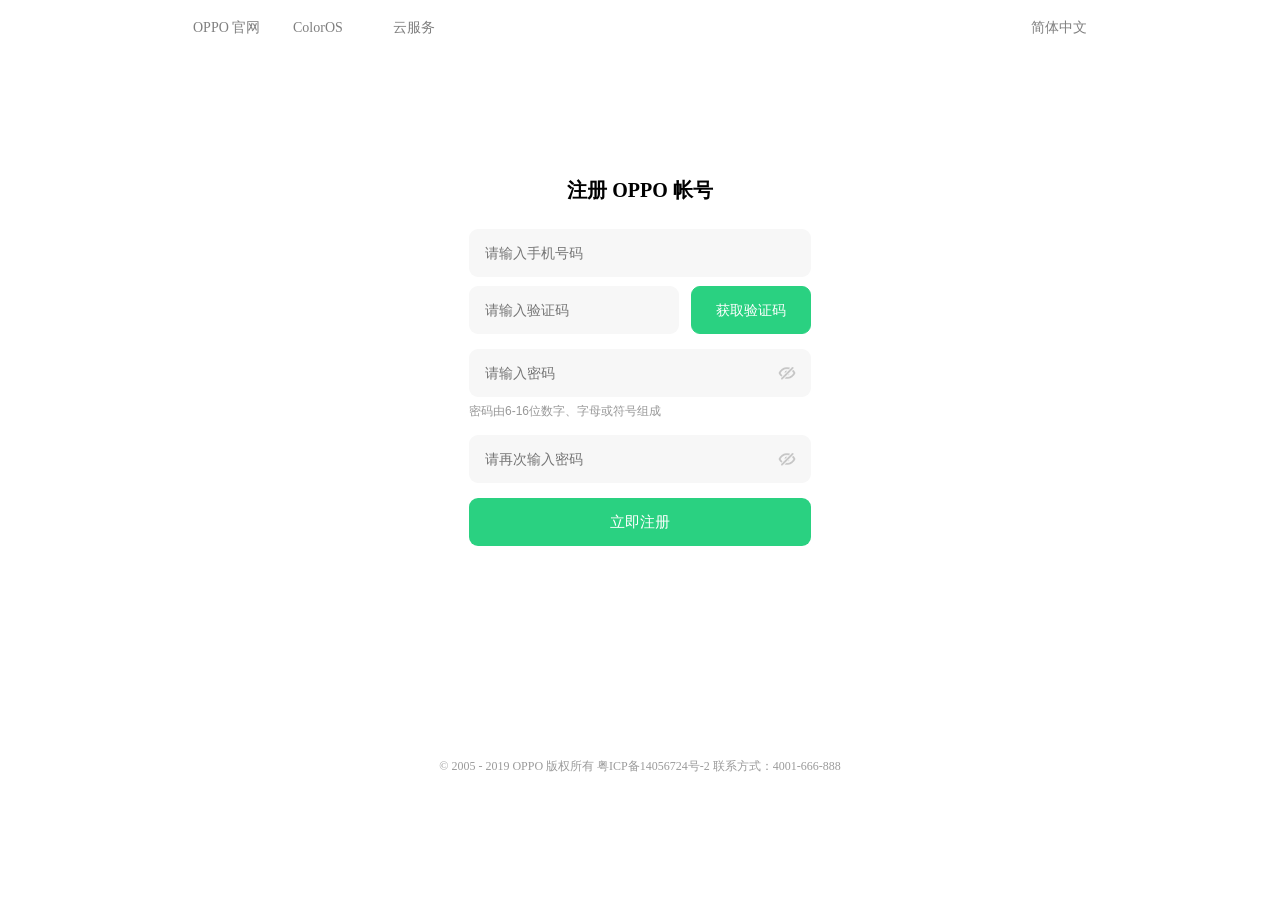
<file: oppo/register.html>
<!DOCTYPE html>
<html lang="zh">
<head>
	<meta charset="UTF-8" />
	<meta name="viewport" content="width=device-width, initial-scale=1.0" />
	<meta http-equiv="X-UA-Compatible" content="ie=edge" />
	<link rel="stylesheet" type="text/css" href="css/register.css"/>
	<script src="js/jquery-2.1.1.min.js" type="text/javascript" charset="utf-8"></script>
	<script src="js/register.js" type="text/javascript" charset="utf-8"></script>
	<title>注册</title>
</head>
<body>
	<div class="main">
		<div class="header">
			<div class="nav">
				<ul>
					<li><a href="index.html">OPPO 官网</a></li>
					<li><a href="#">ColorOS</a></li>
					<li><a href="#">云服务</a></li>
				</ul>
				<div class="nav-r">
					<p>简体中文</p>
				</div>
			</div>
		</div>
		<div class="content">
			<p>注册 OPPO 帐号</p>
			<div class="zoneinput">
				<input class="phone" type="text" autocomplete="off" placeholder="请输入手机号码" value="">
				
			</div>
			<div class="codewrap input">
				<input class="is" autocomplete="off" type="text" placeholder="请输入验证码" value="">
				<div class="input-code ">获取验证码</div>
			</div>
			<div class="password input">
				<div class="pass1">
					<input class="passwd" autocomplete="off" type="password" placeholder="请输入密码" value="">
					<p>密码由6-16位数字、字母或符号组成</p>
					<i class="showpassword"></i>
				</div>
				<div class="pass2">
					<input class="passwd1" autocomplete="off" type="password" placeholder="请再次输入密码" value="">
					<i class="showpassword"></i>
				</div>
				
			</div>
			<div class="agreements"><button class="button">立即注册</button></div>
		</div>
		<div class="footer">
			<p>© 2005 - 2019 OPPO 版权所有 粤ICP备14056724号-2  联系方式：4001-666-888</p>
		</div>
	</div>
</body>
</html>
</file>
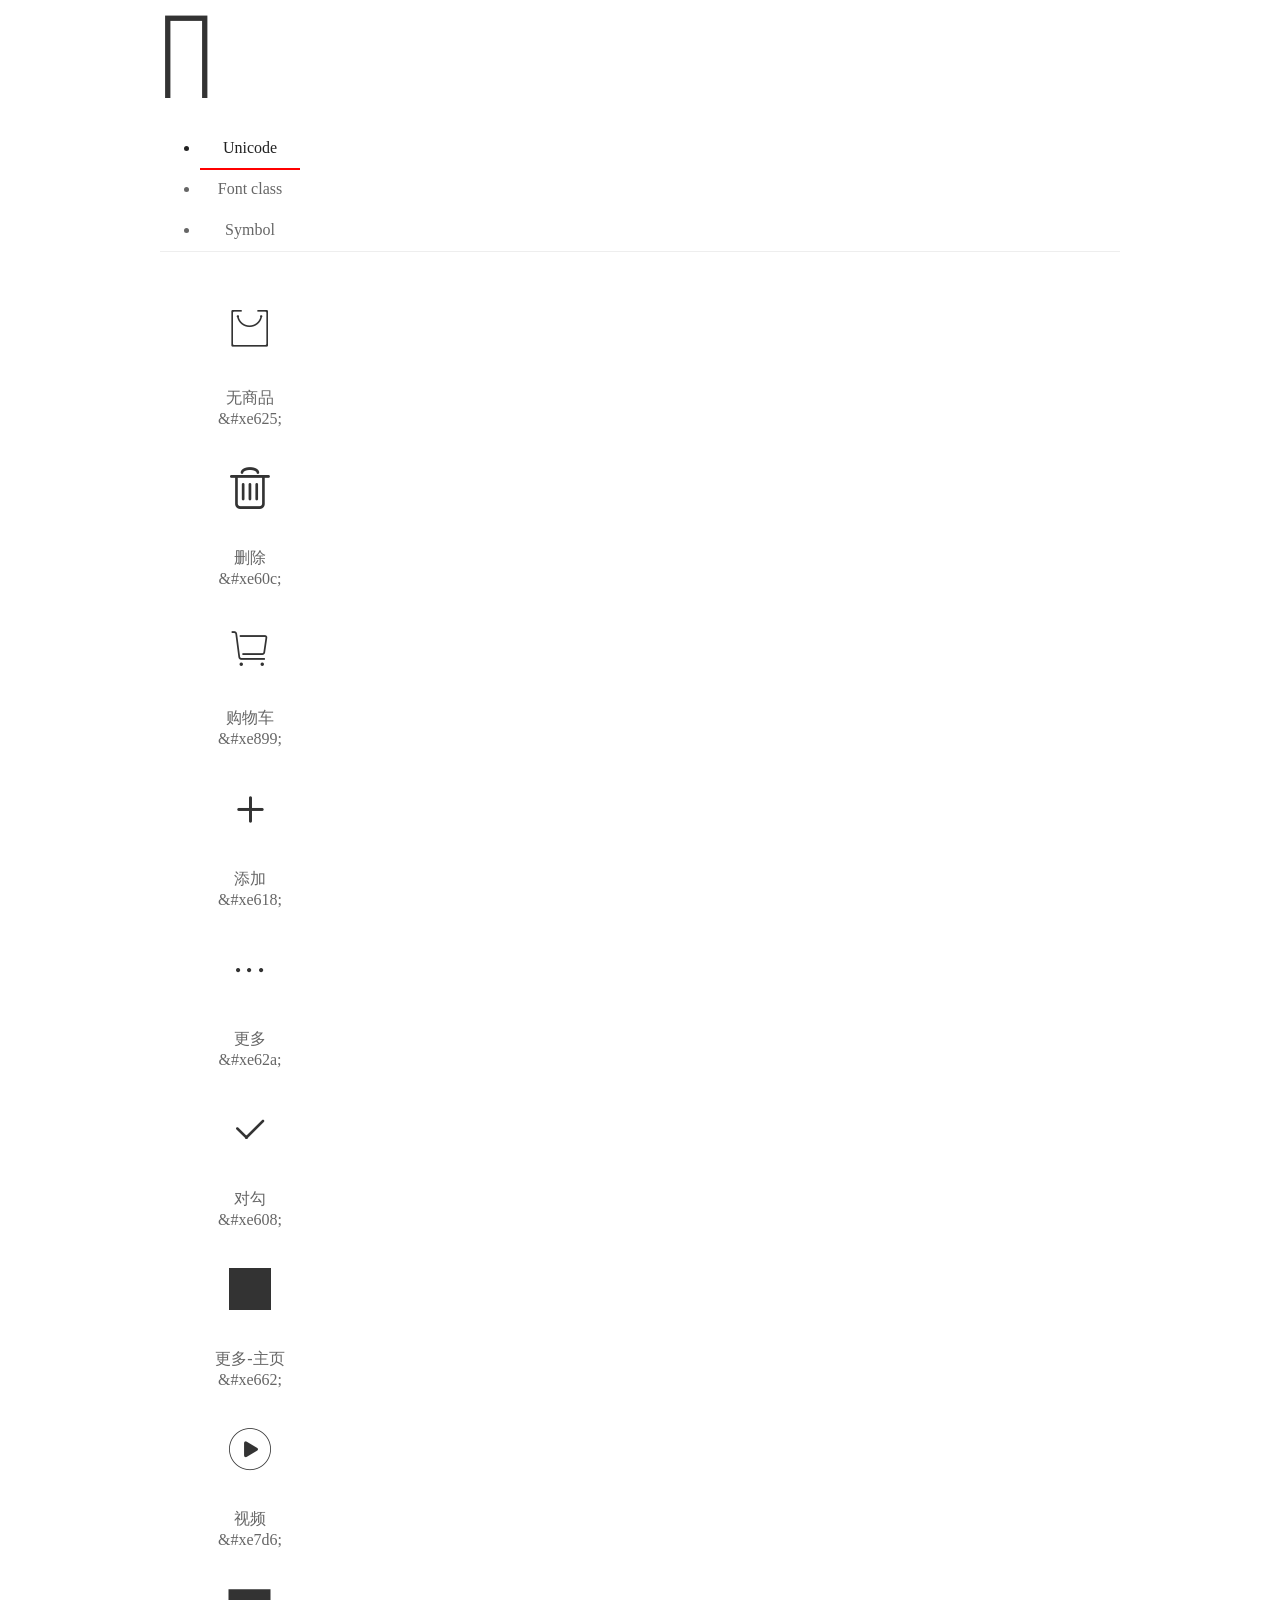
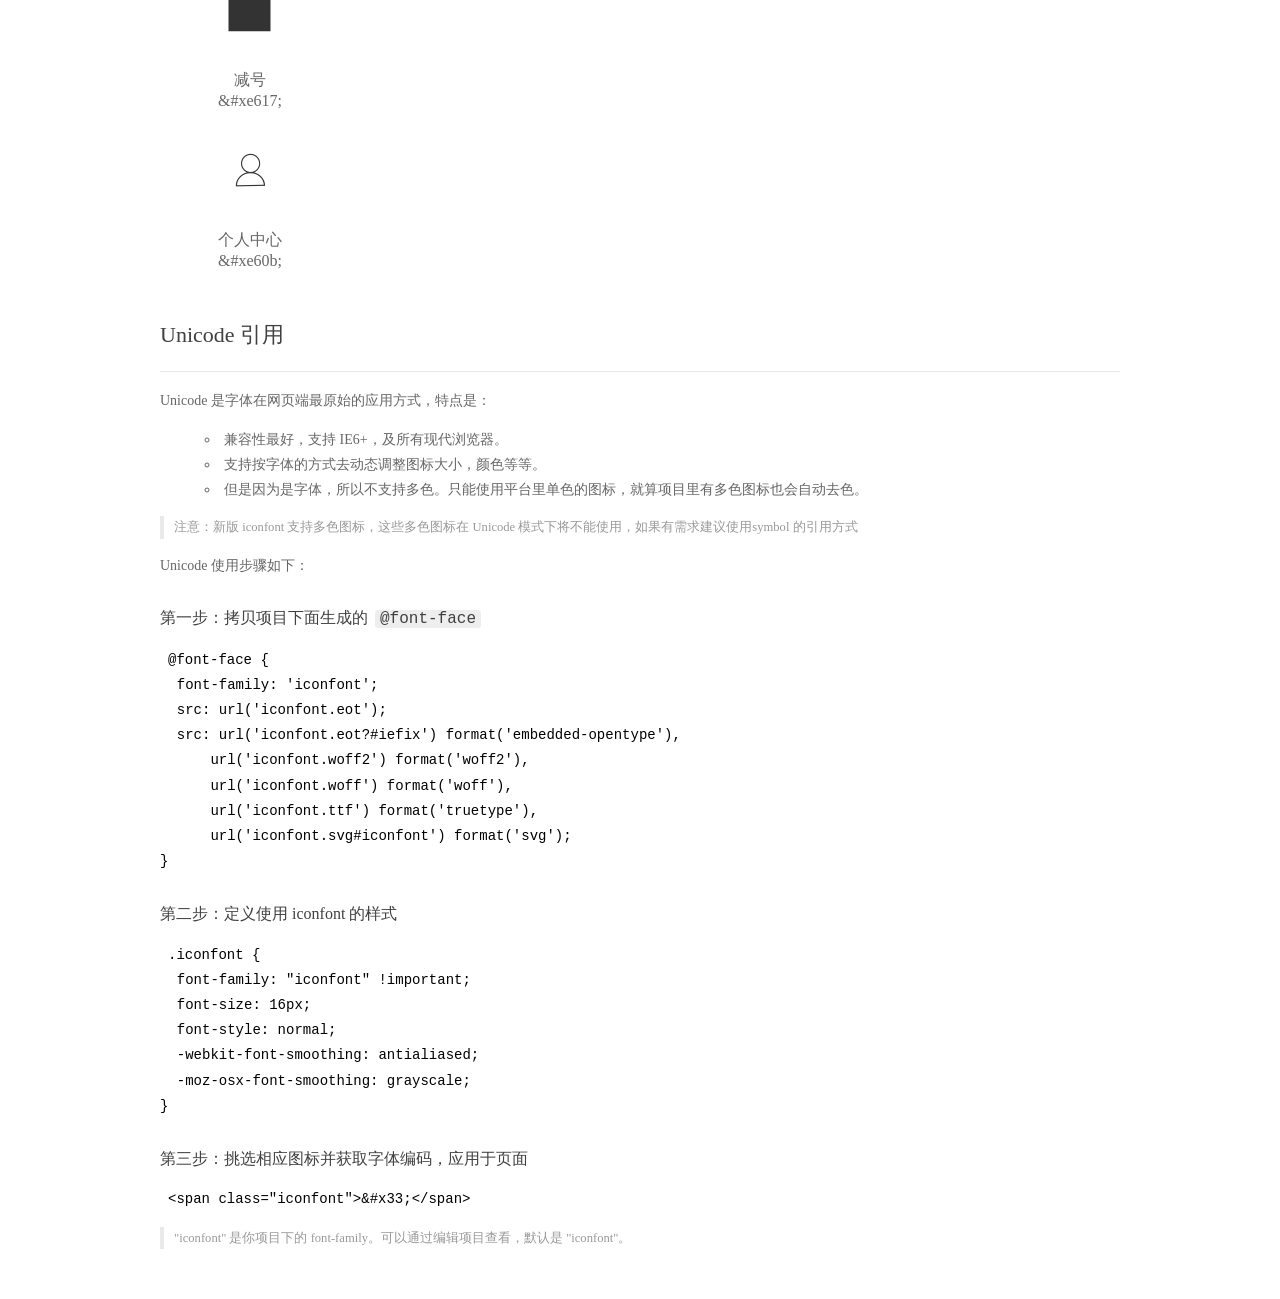
<file: oppo/download/font_8frx5zcg2q5/demo_index.html>
<!DOCTYPE html>
<html>
<head>
  <meta charset="utf-8"/>
  <title>IconFont Demo</title>
  <link rel="shortcut icon" href="https://gtms04.alicdn.com/tps/i4/TB1_oz6GVXXXXaFXpXXJDFnIXXX-64-64.ico" type="image/x-icon"/>
  <link rel="stylesheet" href="https://g.alicdn.com/thx/cube/1.3.2/cube.min.css">
  <link rel="stylesheet" href="demo.css">
  <link rel="stylesheet" href="iconfont.css">
  <script src="iconfont.js"></script>
  <!-- jQuery -->
  <script src="https://a1.alicdn.com/oss/uploads/2018/12/26/7bfddb60-08e8-11e9-9b04-53e73bb6408b.js"></script>
  <!-- 代码高亮 -->
  <script src="https://a1.alicdn.com/oss/uploads/2018/12/26/a3f714d0-08e6-11e9-8a15-ebf944d7534c.js"></script>
</head>
<body>
  <div class="main">
    <h1 class="logo"><a href="https://www.iconfont.cn/" title="iconfont 首页" target="_blank">&#xe86b;</a></h1>
    <div class="nav-tabs">
      <ul id="tabs" class="dib-box">
        <li class="dib active"><span>Unicode</span></li>
        <li class="dib"><span>Font class</span></li>
        <li class="dib"><span>Symbol</span></li>
      </ul>
      
    </div>
    <div class="tab-container">
      <div class="content unicode" style="display: block;">
          <ul class="icon_lists dib-box">
          
            <li class="dib">
              <span class="icon iconfont">&#xe625;</span>
                <div class="name">无商品</div>
                <div class="code-name">&amp;#xe625;</div>
              </li>
          
            <li class="dib">
              <span class="icon iconfont">&#xe60c;</span>
                <div class="name">删除</div>
                <div class="code-name">&amp;#xe60c;</div>
              </li>
          
            <li class="dib">
              <span class="icon iconfont">&#xe899;</span>
                <div class="name"> 购物车</div>
                <div class="code-name">&amp;#xe899;</div>
              </li>
          
            <li class="dib">
              <span class="icon iconfont">&#xe618;</span>
                <div class="name">添加</div>
                <div class="code-name">&amp;#xe618;</div>
              </li>
          
            <li class="dib">
              <span class="icon iconfont">&#xe62a;</span>
                <div class="name">更多</div>
                <div class="code-name">&amp;#xe62a;</div>
              </li>
          
            <li class="dib">
              <span class="icon iconfont">&#xe608;</span>
                <div class="name">对勾</div>
                <div class="code-name">&amp;#xe608;</div>
              </li>
          
            <li class="dib">
              <span class="icon iconfont">&#xe662;</span>
                <div class="name">更多-主页</div>
                <div class="code-name">&amp;#xe662;</div>
              </li>
          
            <li class="dib">
              <span class="icon iconfont">&#xe7d6;</span>
                <div class="name">视频</div>
                <div class="code-name">&amp;#xe7d6;</div>
              </li>
          
            <li class="dib">
              <span class="icon iconfont">&#xe617;</span>
                <div class="name">减号</div>
                <div class="code-name">&amp;#xe617;</div>
              </li>
          
            <li class="dib">
              <span class="icon iconfont">&#xe60b;</span>
                <div class="name">个人中心</div>
                <div class="code-name">&amp;#xe60b;</div>
              </li>
          
          </ul>
          <div class="article markdown">
          <h2 id="unicode-">Unicode 引用</h2>
          <hr>

          <p>Unicode 是字体在网页端最原始的应用方式，特点是：</p>
          <ul>
            <li>兼容性最好，支持 IE6+，及所有现代浏览器。</li>
            <li>支持按字体的方式去动态调整图标大小，颜色等等。</li>
            <li>但是因为是字体，所以不支持多色。只能使用平台里单色的图标，就算项目里有多色图标也会自动去色。</li>
          </ul>
          <blockquote>
            <p>注意：新版 iconfont 支持多色图标，这些多色图标在 Unicode 模式下将不能使用，如果有需求建议使用symbol 的引用方式</p>
          </blockquote>
          <p>Unicode 使用步骤如下：</p>
          <h3 id="-font-face">第一步：拷贝项目下面生成的 <code>@font-face</code></h3>
<pre><code class="language-css"
>@font-face {
  font-family: 'iconfont';
  src: url('iconfont.eot');
  src: url('iconfont.eot?#iefix') format('embedded-opentype'),
      url('iconfont.woff2') format('woff2'),
      url('iconfont.woff') format('woff'),
      url('iconfont.ttf') format('truetype'),
      url('iconfont.svg#iconfont') format('svg');
}
</code></pre>
          <h3 id="-iconfont-">第二步：定义使用 iconfont 的样式</h3>
<pre><code class="language-css"
>.iconfont {
  font-family: "iconfont" !important;
  font-size: 16px;
  font-style: normal;
  -webkit-font-smoothing: antialiased;
  -moz-osx-font-smoothing: grayscale;
}
</code></pre>
          <h3 id="-">第三步：挑选相应图标并获取字体编码，应用于页面</h3>
<pre>
<code class="language-html"
>&lt;span class="iconfont"&gt;&amp;#x33;&lt;/span&gt;
</code></pre>
          <blockquote>
            <p>"iconfont" 是你项目下的 font-family。可以通过编辑项目查看，默认是 "iconfont"。</p>
          </blockquote>
          </div>
      </div>
      <div class="content font-class">
        <ul class="icon_lists dib-box">
          
          <li class="dib">
            <span class="icon iconfont icon-wushangpin-01"></span>
            <div class="name">
              无商品
            </div>
            <div class="code-name">.icon-wushangpin-01
            </div>
          </li>
          
          <li class="dib">
            <span class="icon iconfont icon-shanchu"></span>
            <div class="name">
              删除
            </div>
            <div class="code-name">.icon-shanchu
            </div>
          </li>
          
          <li class="dib">
            <span class="icon iconfont icon-gouwuche"></span>
            <div class="name">
               购物车
            </div>
            <div class="code-name">.icon-gouwuche
            </div>
          </li>
          
          <li class="dib">
            <span class="icon iconfont icon-tianjia"></span>
            <div class="name">
              添加
            </div>
            <div class="code-name">.icon-tianjia
            </div>
          </li>
          
          <li class="dib">
            <span class="icon iconfont icon-icon-"></span>
            <div class="name">
              更多
            </div>
            <div class="code-name">.icon-icon-
            </div>
          </li>
          
          <li class="dib">
            <span class="icon iconfont icon-tick"></span>
            <div class="name">
              对勾
            </div>
            <div class="code-name">.icon-tick
            </div>
          </li>
          
          <li class="dib">
            <span class="icon iconfont icon-youjiantou"></span>
            <div class="name">
              更多-主页
            </div>
            <div class="code-name">.icon-youjiantou
            </div>
          </li>
          
          <li class="dib">
            <span class="icon iconfont icon-shipin"></span>
            <div class="name">
              视频
            </div>
            <div class="code-name">.icon-shipin
            </div>
          </li>
          
          <li class="dib">
            <span class="icon iconfont icon-jianhao"></span>
            <div class="name">
              减号
            </div>
            <div class="code-name">.icon-jianhao
            </div>
          </li>
          
          <li class="dib">
            <span class="icon iconfont icon-iconfront-"></span>
            <div class="name">
              个人中心
            </div>
            <div class="code-name">.icon-iconfront-
            </div>
          </li>
          
        </ul>
        <div class="article markdown">
        <h2 id="font-class-">font-class 引用</h2>
        <hr>

        <p>font-class 是 Unicode 使用方式的一种变种，主要是解决 Unicode 书写不直观，语意不明确的问题。</p>
        <p>与 Unicode 使用方式相比，具有如下特点：</p>
        <ul>
          <li>兼容性良好，支持 IE8+，及所有现代浏览器。</li>
          <li>相比于 Unicode 语意明确，书写更直观。可以很容易分辨这个 icon 是什么。</li>
          <li>因为使用 class 来定义图标，所以当要替换图标时，只需要修改 class 里面的 Unicode 引用。</li>
          <li>不过因为本质上还是使用的字体，所以多色图标还是不支持的。</li>
        </ul>
        <p>使用步骤如下：</p>
        <h3 id="-fontclass-">第一步：引入项目下面生成的 fontclass 代码：</h3>
<pre><code class="language-html">&lt;link rel="stylesheet" href="./iconfont.css"&gt;
</code></pre>
        <h3 id="-">第二步：挑选相应图标并获取类名，应用于页面：</h3>
<pre><code class="language-html">&lt;span class="iconfont icon-xxx"&gt;&lt;/span&gt;
</code></pre>
        <blockquote>
          <p>"
            iconfont" 是你项目下的 font-family。可以通过编辑项目查看，默认是 "iconfont"。</p>
        </blockquote>
      </div>
      </div>
      <div class="content symbol">
          <ul class="icon_lists dib-box">
          
            <li class="dib">
                <svg class="icon svg-icon" aria-hidden="true">
                  <use xlink:href="#icon-wushangpin-01"></use>
                </svg>
                <div class="name">无商品</div>
                <div class="code-name">#icon-wushangpin-01</div>
            </li>
          
            <li class="dib">
                <svg class="icon svg-icon" aria-hidden="true">
                  <use xlink:href="#icon-shanchu"></use>
                </svg>
                <div class="name">删除</div>
                <div class="code-name">#icon-shanchu</div>
            </li>
          
            <li class="dib">
                <svg class="icon svg-icon" aria-hidden="true">
                  <use xlink:href="#icon-gouwuche"></use>
                </svg>
                <div class="name"> 购物车</div>
                <div class="code-name">#icon-gouwuche</div>
            </li>
          
            <li class="dib">
                <svg class="icon svg-icon" aria-hidden="true">
                  <use xlink:href="#icon-tianjia"></use>
                </svg>
                <div class="name">添加</div>
                <div class="code-name">#icon-tianjia</div>
            </li>
          
            <li class="dib">
                <svg class="icon svg-icon" aria-hidden="true">
                  <use xlink:href="#icon-icon-"></use>
                </svg>
                <div class="name">更多</div>
                <div class="code-name">#icon-icon-</div>
            </li>
          
            <li class="dib">
                <svg class="icon svg-icon" aria-hidden="true">
                  <use xlink:href="#icon-tick"></use>
                </svg>
                <div class="name">对勾</div>
                <div class="code-name">#icon-tick</div>
            </li>
          
            <li class="dib">
                <svg class="icon svg-icon" aria-hidden="true">
                  <use xlink:href="#icon-youjiantou"></use>
                </svg>
                <div class="name">更多-主页</div>
                <div class="code-name">#icon-youjiantou</div>
            </li>
          
            <li class="dib">
                <svg class="icon svg-icon" aria-hidden="true">
                  <use xlink:href="#icon-shipin"></use>
                </svg>
                <div class="name">视频</div>
                <div class="code-name">#icon-shipin</div>
            </li>
          
            <li class="dib">
                <svg class="icon svg-icon" aria-hidden="true">
                  <use xlink:href="#icon-jianhao"></use>
                </svg>
                <div class="name">减号</div>
                <div class="code-name">#icon-jianhao</div>
            </li>
          
            <li class="dib">
                <svg class="icon svg-icon" aria-hidden="true">
                  <use xlink:href="#icon-iconfront-"></use>
                </svg>
                <div class="name">个人中心</div>
                <div class="code-name">#icon-iconfront-</div>
            </li>
          
          </ul>
          <div class="article markdown">
          <h2 id="symbol-">Symbol 引用</h2>
          <hr>

          <p>这是一种全新的使用方式，应该说这才是未来的主流，也是平台目前推荐的用法。相关介绍可以参考这篇<a href="">文章</a>
            这种用法其实是做了一个 SVG 的集合，与另外两种相比具有如下特点：</p>
          <ul>
            <li>支持多色图标了，不再受单色限制。</li>
            <li>通过一些技巧，支持像字体那样，通过 <code>font-size</code>, <code>color</code> 来调整样式。</li>
            <li>兼容性较差，支持 IE9+，及现代浏览器。</li>
            <li>浏览器渲染 SVG 的性能一般，还不如 png。</li>
          </ul>
          <p>使用步骤如下：</p>
          <h3 id="-symbol-">第一步：引入项目下面生成的 symbol 代码：</h3>
<pre><code class="language-html">&lt;script src="./iconfont.js"&gt;&lt;/script&gt;
</code></pre>
          <h3 id="-css-">第二步：加入通用 CSS 代码（引入一次就行）：</h3>
<pre><code class="language-html">&lt;style&gt;
.icon {
  width: 1em;
  height: 1em;
  vertical-align: -0.15em;
  fill: currentColor;
  overflow: hidden;
}
&lt;/style&gt;
</code></pre>
          <h3 id="-">第三步：挑选相应图标并获取类名，应用于页面：</h3>
<pre><code class="language-html">&lt;svg class="icon" aria-hidden="true"&gt;
  &lt;use xlink:href="#icon-xxx"&gt;&lt;/use&gt;
&lt;/svg&gt;
</code></pre>
          </div>
      </div>

    </div>
  </div>
  <script>
  $(document).ready(function () {
      $('.tab-container .content:first').show()

      $('#tabs li').click(function (e) {
        var tabContent = $('.tab-container .content')
        var index = $(this).index()

        if ($(this).hasClass('active')) {
          return
        } else {
          $('#tabs li').removeClass('active')
          $(this).addClass('active')

          tabContent.hide().eq(index).fadeIn()
        }
      })
    })
  </script>
</body>
</html>
</file>
<file: oppo/css/module.css>
/*模块*/
*{
	margin: 0;
	padding: 0;
	border: none;
}
a,p,span{
	color: #fff;
	font-size: 14px;
	text-decoration: none;
}
ul,li,ol{
	list-style: none;
}
.clearfix::after{
    content: ".";
    display: block;
    height: 0;
    font-size: 0;
    clear: both;
    visibility: hidden;
}
/*:nth-child(4)*/

.header{
	position: absolute;
	top: 0;
	width: 100%;
	height: 60px;
	line-height: 60px;
	z-index: 99;
	background: rgba(0,0,0,0);
}
.header-con{
	width: 1200px;
	margin: 0 auto;
}
.header .logo{
	width:146px ;
	float: left;
	margin-right: 50px;
}
.header .logo a{
	font-size: 30px;
	line-height: 20px;
}
.header .nav ul li{
	float: left;
	width: 100px;
}
.nav{
	float: left;
	width: 800px;
}
.nav>ul{
	width: 500px;
	float: left;
}
.nav-h{
	width: 300px;
	float: right;
}
.nav-h a{
	transition: color 0.35s ease;
}
.nav-h a:hover{
	color: #ACACAC;
}
.nav-h li{
	text-align: center;
}
.header .nav>ul>li>a{
	display: block;
	width: 100px;
	text-align: center;
}
.header .nav ul li .navpopup{
	display: block;
	position: absolute;
	height: 0px;
	top: 0;
	left: 0;
	right: 0;
	background: #fff;
	z-index: -2;
	text-align: center;
	overflow: hidden;
	opacity:0;
}
.products>a:hover{
	color: #ACACAC;
}
.header .nav ul li ul{
	text-align: center;
	margin-top: 90px;
}
.header .nav ul li ul li{
	width: 200px;
	height: 200px;
	float: none;
	display: inline-block;
	position: relative;
}
.header .nav ul li ul li a{
	position: absolute;
	transition: all 1s;
	display: block;
	width: 200px;
	text-align: center;
	visibility: hidden;
	opacity: 0;
	transform: matrix(1, 0, 0, 1, 0, 18);
}
.header .nav ul li ul li a img{
	width: 100px;
}
.header .nav ul li ul li a h3{
	color: #000000;
	line-height: 0px;
}

.opacity{
	position: fixed;
	top: 0;
	left: 0;
	right: 0;
	bottom: 0;
	background: rgba(0,0,0,0.1);
	z-index: 2;
	display: none;
}
.commodity{
	position: relative;
	float: right;
	width: 20px;
}
.commodity i{
	color: #fff;
	font-size: 23px;
	font-weight: 600;
	transition: color 0.35s ease;
	cursor: pointer;
}
.commodity i:hover{
	color: #ACACAC;
}
.footer{
	width: 100%;
	height: 466px;
}
.foot-con{
	width: 1200px;
	margin: 0 auto;
}
.foot-tit{
	width: 100%;
	margin-top: 30px;
	border-bottom: 1px solid #ccc;
	height: 350px;
}
.foot-left{
	float: left;
}
.foot-left>ul>li{
	float: left;
	width: 120px;
	margin-right: 20px;
}
.foot-left>ul>li>a{
	font-size: 15px;
	color: #333;
}
.foot-left>ul>li>ul>li>a:hover{
	color: #ACACAC;
}
.foot-left a{
	color: #666;
	transition: color 0.35s ease;
	font-size: 13px;
}
.foot-left>ul>li>ul>li{
	margin: 10px 0;
}
.foot-right{
	float: right;
	text-align: right;
}
.foot-right a{
	display: block;
	width: 173px;
	height: 53px;
	line-height: 53px;
	text-align: center;
	background-color: #666;
	margin-bottom: 20px;
	transition: background-color 0.35s ease;
	border-radius: 26.5px;
	font-size: 14px;
}
.foot-right a:hover{
	background-color: #464646;
}
.foot-right h3{
	font-size: 20px;
	font-weight: normal;
	color: #333;
	margin: 0 0 10px 0;
}
.foot-right p{
	font-size: 14px;
	color: #828282;
}
.foot-foot{
	width: 100%;
	margin-top: 30px;
	height: 20px;
}
.foot-foot p,.foot-foot span{
	color: #98979A;
	font-size: 12px;
	line-height: 25px;
}
.foot-foot span{
	float: left;
}
.foot-foot img{
	float: left;
	margin: 2px 0 0 6px;
}
</file>
<file: oppo/css/index.css>
.main{
	position: relative;
	width: 100%;
	height: auto;
	overflow: hidden;
}
.content{
	width: 100%;
	overflow: hidden;
}
.con-one{
	position: relative;
	overflow: hidden;
	min-height: 320px;
	height: 100vh;
	width: 100%;
	background: url(../img/bg.jpg);
	background-size: cover;
	
}
.banner-title{
	width: 400px;
	height: 300px;
	position: absolute;
	right: 25%;
	bottom: 30%;
	text-align: center;
}
.banner-title h1{
	color: #fff;
	font-size: 38px;
	
}
.banner-title h5{
	color: #fff;
	font-size: 22px;	
}
.banner-btn{
	margin-top: 20px;
}
.banner-btn button{
	width: 150px;
	border: 1px solid #fff;
	border-radius: 30px;
	height: 40px;
	line-height: 40px;
	background: rgba(0,0,0,0);
	color: #fff;
	font-size: 16px;
	transition: all .5s;
	cursor: pointer;
}
.banner-btn button:hover{
	opacity: 0.8;
}
.banner-btn button:nth-child(2){
	background: #fff;
	color: #000;
	margin-left: 20px;
}
.con-two{
	margin-top: 5px;
	width: 100%;
	height: 100vh;
}
.con-two li{
	float: left;
	width: 50%;
	height:auto;
}
.con-two li img{
	width: 99.5%;
	margin-right: 4px;
	transition: color 0.35s ease;
}
.con-two li{
	position: relative;
}
.promos-title{
	position: absolute;
	top: 50px;
	left: 50%;
	margin-left: -165px;
	width: 330px;
	text-align: center;
}
.promos-title h1{
	font-size: 20px;
	color: #FFFFFF;
}
.promos-title h2{
	margin-top: 15px;
	font-size: 15px;
	color: #fff;
}
.active{
	color: #000;
	transition: color 0.35s ease;
}
.active:hover{
	color: #ACACAC;
}
</file>
<file: oppo/css/iconfont.css>
@font-face {font-family: "iconfont";
  src: url('iconfont.eot?t=1559558936279'); /* IE9 */
  src: url('iconfont.eot?t=1559558936279#iefix') format('embedded-opentype'), /* IE6-IE8 */
  url('[data-uri]') format('woff2'),
  url('iconfont.woff?t=1559558936279') format('woff'),
  url('iconfont.ttf?t=1559558936279') format('truetype'), /* chrome, firefox, opera, Safari, Android, iOS 4.2+ */
  url('iconfont.svg?t=1559558936279#iconfont') format('svg'); /* iOS 4.1- */
}

.iconfont {
  font-family: "iconfont" !important;
  font-size: 16px;
  font-style: normal;
  -webkit-font-smoothing: antialiased;
  -moz-osx-font-smoothing: grayscale;
}

.icon-wushangpin-01:before {
  content: "\e625";
}

.icon-shanchu:before {
  content: "\e60c";
}

.icon-gouwuche:before {
  content: "\e899";
}

.icon-tianjia:before {
  content: "\e618";
}

.icon-icon-:before {
  content: "\e62a";
}

.icon-tick:before {
  content: "\e608";
}

.icon-youjiantou:before {
  content: "\e662";
}

.icon-shipin:before {
  content: "\e7d6";
}

.icon-jianhao:before {
  content: "\e617";
}

.icon-iconfront-:before {
  content: "\e60b";
}
</file>
<file: oppo/css/vendors.css>
body {
	margin: 0
}
h1 {
	font-size: 2em;
	margin: .67em 0
}

abbr[title] {
	border-bottom: 1px dotted
}

b,
strong {
	font-weight: 700
}

dfn {
	font-style: italic
}

hr {
	box-sizing: content-box;
	height: 0
}

mark {
	background: #ff0;
	color: #000
}

code,
kbd,
pre,
samp {
	font-family: monospace, serif;
	font-size: 1em
}

pre {
	white-space: pre-wrap
}

q {
	quotes: "\201C" "\201D" "\2018" "\2019"
}

small {
	font-size: 80%
}

sub,
sup {
	font-size: 75%;
	line-height: 0;
	position: relative;
	vertical-align: baseline
}

sup {
	top: -.5em
}

sub {
	bottom: -.25em
}

img {
	border: 0
}

svg:not(:root) {
	overflow: hidden
}

figure {
	margin: 0
}

fieldset {
	border: 1px solid silver;
	margin: 0 2px;
	padding: .35em .625em .75em
}

legend {
	border: 0;
	padding: 0
}

button,
input,
select,
textarea {
	font-family: inherit;
	font-size: 100%;
	margin: 0
}

button,
input {
	line-height: normal
}

button,
select {
	text-transform: none
}

button,
html input[type=button],
input[type=reset],
input[type=submit] {
	-webkit-appearance: button;
	cursor: pointer
}

button[disabled],
html input[disabled] {
	cursor: default
}

input[type=checkbox],
input[type=radio] {
	box-sizing: border-box;
	padding: 0
}

input[type=search] {
	-webkit-appearance: textfield;
	box-sizing: content-box
}

input[type=search]::-webkit-search-cancel-button,
input[type=search]::-webkit-search-decoration {
	-webkit-appearance: none
}

button::-moz-focus-inner,
input::-moz-focus-inner {
	border: 0;
	padding: 0
}

textarea {
	overflow: auto;
	vertical-align: top
}

table {
	border-collapse: collapse;
	border-spacing: 0
}

*,
:after,
:before {
	box-sizing: border-box
}

:root {
	font-size: 16px
}

.frame,
body,
main {
	width: 100%;
	height: 100%
}

body {
	--color-text: #fff;
	--color-bg: #0e0e0f;
	--color-link: #0f51e4;
	--color-link-hover: #ebd944;
	color: var(--color-text);
	background-color: var(--color-bg);
	font-family: Futura, futura-pt, Arial, sans-serif;
	-webkit-font-smoothing: antialiased;
	-moz-osx-font-smoothing: grayscale;
	width: 100%;
}
.message {
	background: var(--color-text);
	color: var(--color-bg);
	padding: 1rem
}

.frame,
.message {
	text-align: center
}

.frame {
	position: relative;
	z-index: 1000
}

.frame__title {
	font-size: 1rem;
	margin: 0 0 1rem;
	font-weight: 400
}

.frame__links {
	display: inline
}

.frame__demos a:not(:last-child),
.frame__github,
.frame__links a:not(:last-child) {
	margin-right: 1rem
}

.frame__demos {
	width: 100%;
	padding: 0 2.5rem;
	margin: 1rem 0;
	position: absolute;
	bottom: 1rem;
	left: 50%;
	transform: translate(-50%)
}

.frame__demo {
	margin-top: 1rem
}

.frame__demo--current,
.frame__demo:hover {
	color: var(--color-text)
}

.frame__demo--current {
	border-bottom: 2px solid var(--color-text);
	transform: none
}

.content {
	display: -ms-flexbox;
	display: flex;
	-ms-flex-direction: column;
	flex-direction: column;
	width: 100vw;
	height: calc(100vh - 13rem);
	position: relative;
	-ms-flex-pack: start;
	justify-content: flex-start;
	-ms-flex-align: center;
	align-items: center
}

.overlay {
	position: absolute;
	pointer-events: none;
	top: 0;
	left: 0;
	width: 100%;
	height: 100%;
	z-index: 99999;
	background-color: #0e0e0f;
	opacity: 1
}

@media screen and (min-width:53em) {
	.message {
		display: none
	}
	.frame {
		display: -ms-grid;
		display: grid;
		-ms-flex-line-pack: justify;
		align-content: space-between;
		width: 100%;
		max-width: none;
		height: 100vh;
	}
	.frame__title-wrap {
		grid-area: title;
		display: -ms-flexbox;
		display: flex
	}
	.frame__title {
		margin: 0
	}
	.frame__tagline {
		position: relative;
		margin: 0 0 0 4rem;
		padding: 0 0 0 1rem
	}
	.frame__tagline:before {
		content: "";
		position: absolute;
		right: 100%;
		top: 50%;
		height: 1px;
		width: 3rem;
		background: var(--color-text)
	}
	.frame__github {
		grid-area: github;
		justify-self: start;
		margin: 0
	}
	.frame__demos {
		position: static;
		left: auto;
		width: auto;
		transform: none;
		margin: 0;
		padding: 0;
		grid-area: demos;
		justify-self: end
	}
	.frame__demo {
		margin-top: 0
	}
	.frame__links {
		grid-area: links;
		padding: 0;
		justify-self: end
	}
	.frame a {
		pointer-events: auto
	}
	.content {
		height: 100vh;
		-ms-flex-pack: center;
		justify-content: center
	}
}
</file>
<file: oppo/css/A5.css>
body {
	--color-text: #0f070a;
	--color-bg: #fabd69;
	--color-bg-2: #f98e4a;
	--color-link: #317bd0;
	--color-link-hover: #317bd0;
	background: radial-gradient(ellipse at 100% 0, #fed96f 0, var(--color-bg) 50%, var(--color-bg-2) 115%)
}
.frame .header .nav a{
	color: #FFFFFF;
}
main .frame .header .active{
	color: #000;
}
.frame .header .logo a{
	color: #fff;
}
.frame .header .logo .active{
	color: #000000;
}
.frame .header .nav ul li ul{
	margin-top: 0;
	padding-top: 90px;
}
.content{
	width: 100%;
	background: #fff;
	margin-top: 100wh;
	position: absolute;
	top: 100%;
	height: auto;
}
.wrapper {
    position: relative;
    margin: 0 auto;
    width: 980px;
    height: 100%;
}
.con-1{
	width: 100%;
	height: 1027px;
	background: #fff;
	overflow: hidden;
	position: relative;
}
.con-1>p{
	color: #1e1e1e;
	font-size: 20px;
	line-height: 20px;
	font-weight: 500;
	margin-top: 200px;
}
.con-1 img{
	width: 100%;
}
.par-nav{
	width: 100%;
	height: 52px;
	border-bottom: 1px solid #ccc;
	position: absolute;
	top: 0;
}
.par-nav-con{
	width: 1100px;
	margin: 0 auto;
}
.par-l{
	width: 100px;
	float: left;
}
.par-l p{
	font-size: 15px;
	color: #000000;
	line-height:42px;
}
.par-r{
	width: 100px;
	float: right;
}
.par-r a{
	display: block;
	text-align: center;
	-moz-border-radius: 75px;
	-webkit-border-radius: 75px;
	border-radius: 75px;
	font-size: 10.5px;
	height: 34px;
	line-height: 34px;
	margin-top: 7px;
	width: 88px;
	-moz-border-radius: 100px;
	-moz-box-shadow: 2px 4px 20px 0 rgba(0,94,162,.15);
	-webkit-border-radius: 100px;
	-webkit-box-shadow: 2px 4px 20px 0 rgba(0,94,162,.15);
	background-color: #a37afe;
	background-image: -webkit-gradient(60deg,from(#a37afe),to(#a37afe 0),to(#6ce6e2));
	background-image: -webkit-linear-gradient(60deg,#a37afe,#a37afe,#6ce6e2);
	background-image: -moz-linear-gradient(60deg,#a37afe,#a37afe 0,#6ce6e2);
	background-image: -o-linear-gradient(60deg,#a37afe,#a37afe 0,#6ce6e2);
	background-image: -webkit-linear-gradient(30deg,#a37afe,#a37afe,#6ce6e2);
	background-image: -moz-linear-gradient(30deg,#a37afe,#a37afe 0,#6ce6e2);
	background-image: -o-linear-gradient(30deg,#a37afe,#a37afe 0,#6ce6e2);
	background-image: linear-gradient(60deg,#a37afe,#a37afe,#6ce6e2);
	border-radius: 100px;
	box-shadow: 2px 4px 20px 0 rgba(0,94,162,.15);
	color: #fff;
	margin-top: 8px;
}
.con-2{
	width: 100%;
	height: 223px;
	text-align: center;
	background-color: #f7f7f7;
}
.wrapper{
	margin-top: 77px;
}
.con-2 p{
	color: #1e1e1e;
	font-size: 18px;
	line-height: 34px;
}
.con-3{
	width: 100%;
	height: 1030px;
	background-image: url(../img/A5/b1.jpg);
	overflow: hidden;
}
.introduce {
    position: relative;
    width: 700px;
    left: 0px;
    padding-top: 320px;
    z-index: 5;
    text-align: left;
}
 .con-3 img{
    position: absolute;
    top: 67px;
    left: 541px;
    width: 433px;
    height: 883px;
}
.introduce h1{
	padding-top: 26px;
	color: #1e1e1e;
	font-weight: 700;
	font-size: 56px;
	line-height: 72px;
}
.introduce b{
	color: #1e1e1e;
	font-size: 20px;
	line-height: 20px;
}
.introduce p{
	padding-top: 36px;
	color: #1e1e1e;
	font-size: 18px;
	line-height: 34px;
}
.wrappers{
	width: 980px;
	height: auto;
	margin: 0 auto;
	text-align: center;
}
.wrappers .introduce{
	width: 980px;
	padding-top: 100px;
	text-align: center;
	margin: 0 auto;
}
.wrappers .introduce b,.con-5 .introduce b{
	display: block;
	width: 139px;
	text-align: left;
	padding-left: 28px;
	margin: 0 auto;
}
.wrappers .introduce h1,.con-5 .introduce h1{
	padding-top: 0;
}
.con-4{
	height:1174px;
	width: 100%;
	overflow: hidden;
}
.con-4 img{
	width: 100%;
}
.con-5{
	position: relative;
	overflow: hidden;
	width: 100%;
	height: 1200px;
	background-image:url(../img/A5/b2.jpg);
}
.con-5 .wrapper {
    position: absolute;
    top: 0;
    left: 50%;
    margin: 0 auto;
    margin-left: auto;
    margin-left: -490px;
    width: 980px;
    height: 100%;
    z-index: 5;
}
.con-5 .introduce {
    width: 980px;
    margin: 0 auto;
    margin-right: auto;
    padding-top: 80px;
    margin-right: 80px;
    text-align: center;
}
.con-5 img{
	position: absolute;
	bottom: 0px;
	left: 50%;
	margin-left: -341px;
	width: 683px;
	height: 711px;
}
.con-6{
	width: 100%;
	height: 1075px;
	background-image: url(../img/A5/b3.jpg);
	overflow: hidden;
}
.con-6 .wrapper {
    position: relative;
    margin: 0 auto;
    width: 980px;
    height: 100%;
}
.con-6 .introduce {
    position: relative;
    width: 700px;
    left: 0px;
    padding-top: 120px;
    z-index: 5;
}
.con-6 .introduce b,.con-6 .introduce h1,.con-6 .introduce p{
	color: #fff;
	margin: 0;
}
.con-7{
	width: 100%;
	height: 1200px;
	background: #f6f6f6;
	overflow: hidden;
}
.con-7 .wrapper {
    position: relative;
    margin: 0 auto;
    width: 980px;
    height: 448px;
}
.con-7 .introduce {
    padding-top: 80px;
    text-align: center;
    margin: 0 auto;
    width: 100%;
}
.con-7 .introduce b,.con-7 .introduce p,.con-7 .introduce h1{
	margin: 0;
}
.con-7 img{
	margin-left: 185px;
	bottom: -5px;
	width: 1605px;
	height: 750px;
}
.con-8{
	width: 100%;
	height: 1200px;
	overflow: hidden;
	background-image: url(../img/A5/b4.jpg);
}
.con-8 .introduce b,.con-8 .introduce p,.con-8 .introduce h1{
	margin: 0;
}
.con-8 .introduce b{
	display: block;
	width: 127px;
	text-align: left;
	margin: 0 auto;
}
.con-8 .wrapper {
    position: relative;
    margin: 0 auto;
    width: 980px;
    height: 100%;
}
.con-8 .introduce {
    padding-top: 80px;
    text-align: center;
    margin: 0 auto;
    width: 100%;
}
.con-8 img{
	position: absolute;
	bottom: 0px;
	left: 50%;
	margin-left: -960px;
	width: 1920px;
	height: 736px;
}
#footer{
	position: absolute;
	background: #fff;
}
</file>
<file: oppo/css/login.css>
input::-webkit-input-safebox-button{display:none;}
input:focus {
    outline:none;
}
body{
	background: #fff;
}
*{
	margin: 0;
	padding: 0;
}
ul,li,ol{
	list-style: none;
}
a{
	text-decoration: none;
}
.header{
	width: 100%;
}
.header .nav{
	width:894px;
	height: 30px;
	margin: 0 auto;
}
.header .nav ul{
	width:500px;
	float: left;
}
.header .nav ul li{
	float: left;
	width: 100px;
}
.header .nav ul li a,p{
	font-family: MyriadPro-Regular;
	height: 55px;
	line-height: 55px;
	font-size: 14px;
	color: #7f7f7f;
}
.header .nav .nav-r{
	float: right;
}
.content{
	width: 442px;
	margin-top: 80px;
	margin-left: auto;
	margin-right: auto;
	margin-bottom: 38px;
}
.content .con-tit{
	text-align: center;
}
.content .con-tit img{
	width: 150px;
}
.content .con-tit p{
	font-size: 13px;
	color: #000;
	text-align: center;
	letter-spacing: 0;
	line-height: 30px;
	height: 55px;
}
.content .con-box{
	width: 442px;
	min-height: 488px;
	margin: 0 auto;
	background: #f7f7f7;
	overflow: hidden;
	text-align: center;
}
.con-box-tit{
	
}
.tab{
	font-family: sans-serif;
	font-weight: 500;
	display: table;
	margin: 34px auto 47px;
	width: 320px;
	height: 21px;
	line-height: 21px;
	font-size: 21px;
	color: #000;
	text-align: center;
}
.tab-item{
	display: table-cell;
	position: relative;
	cursor: pointer;
}
.tab-item:first-child::after {
    content: "";
    width: 1px;
    height: 15px;
    position: absolute;
    right: 0;
    top: 3px;
    background: #d8d8d8;
}
.active{
	color: #2ad181;
}
.con-box-con{
	width: 285px;
	margin-top: 32px;
	margin: 0 auto;
	display: block;
}
.con-box-con input{
	display: block;
	width: 100%;
	height: 48px;
	box-shadow: none;
	border: none;
	margin: 10px auto;
	background: #F7F7F7;
	background-color: #fff;
	border-radius: 9px;
	-webkit-box-sizing: border-box;
	box-sizing: border-box;
	text-indent: 16px;
	font-size: 14px;
	color: #858585;
}
.con-box-con p{
	height: 13px;
	line-height: 13px;
}
.con-box-con p a{
	color: #5a6e97;
	font-size: 12px;
}
.con-box-con p a:nth-child(1){
	float: left;
}
.con-box-con p a:nth-child(2){
	float: right;
}
.input-password{
	position: relative;
}
.input-password i{
	display: block;
	position: absolute;
	width: 22px;
	height: 22px;
	top: 13px;
	right: 13px;
	background: url(../img/index.png) no-repeat scroll 50%;
	background-size: contain;
	cursor: pointer;
}
.input-password p,.input-phone p{
	text-align: left;
	color: red;
	margin-bottom: 13px;
	font-size: 12px;
}
.login-btn{
	margin-top: 34px;
}
.login-btn button{
	width: 285px;
	margin: 12px auto;
	background-color: #2ad181;
	display: block;
	height: 48px;
	line-height: 48px;
	text-align: center;
	border: none;
	border-radius: 9px;
	font-size: 15px;
	color: #fff;
	white-space: nowrap;
	-webkit-appearance: none;
	cursor: pointer;
	-webkit-transition: .1s;
	transition: .1s;
}
.login-btn button:hover {
    opacity: .8;
}
.login-btn a{
	color: #2ad181;
	font-size: 15px;
}
.con-box-box{
	display: none;
}
.con-box-box-img{
	height: 180px;
	text-align: center;
}
.con-box-box-img img{
	width: 180px;
	height: 180px;
}
.con-box-box-img img:nth-child(1){
	margin-right: 15px;
}
.con-box-box p{
	text-align: center;
	margin-top: 45px;
	opacity: .7;
	font-family: sans-serif;
	font-weight: 500;
	font-size: 15px;
	color: #000;
}
.footer{
	width: 100%;
	text-align: center;
}
.footer p{
	text-align: center;
	font-family: MyriadPro-Regular;
	font-size: 12px;
	color: #9b9b9b;
}
</file>
<file: oppo/css/PhoNetInfo.css>
body{
	background: #f3f3fb;
}

.active{
	color: #000;
	transition: color 0.35s ease;
}
.active:hover{
	color: #ACACAC;
}

.content{
	width: 100%;
	overflow: hidden;
}
.content .con-1{
	position: fixed;
	overflow: hidden;
	top: 113px;
	width: 100vw;
	height: 100vh;
	background: url(../img/bg2.png) no-repeat center top;
	z-index: -2;
}
.header a,.header-con i{
	color: #000;
	transition: color 0.35s ease;
}
.par-nav{
	width: 100%;
	height: 40px;
	margin-top: 75px;
	border-top: 1px solid #ccc;
}
.par-nav-con{
	width: 1100px;
	margin: 0 auto;
}
.par-l{
	width: 100px;
	float: left;
}
.par-l p{
	font-size: 15px;
	color: #000000;
	line-height:42px;
}
.par-r{
	width: 100px;
	float: right;
}
.par-r a{
	display: block;
	text-align: center;
	-moz-border-radius: 75px;
	-webkit-border-radius: 75px;
	border-radius: 75px;
	font-size: 10.5px;
	height: 34px;
	line-height: 34px;
	margin-top: 7px;
	width: 88px;
	-moz-border-radius: 100px;
	-moz-box-shadow: 2px 4px 20px 0 rgba(0,94,162,.15);
	-webkit-border-radius: 100px;
	-webkit-box-shadow: 2px 4px 20px 0 rgba(0,94,162,.15);
	background-color: #a37afe;
	background-image: -webkit-gradient(60deg,from(#a37afe),to(#a37afe 0),to(#6ce6e2));
	background-image: -webkit-linear-gradient(60deg,#a37afe,#a37afe,#6ce6e2);
	background-image: -moz-linear-gradient(60deg,#a37afe,#a37afe 0,#6ce6e2);
	background-image: -o-linear-gradient(60deg,#a37afe,#a37afe 0,#6ce6e2);
	background-image: -webkit-linear-gradient(30deg,#a37afe,#a37afe,#6ce6e2);
	background-image: -moz-linear-gradient(30deg,#a37afe,#a37afe 0,#6ce6e2);
	background-image: -o-linear-gradient(30deg,#a37afe,#a37afe 0,#6ce6e2);
	background-image: linear-gradient(60deg,#a37afe,#a37afe,#6ce6e2);
	border-radius: 100px;
	box-shadow: 2px 4px 20px 0 rgba(0,94,162,.15);
	color: #fff;
	margin-top: 8px;
}
.con-1 .con-1-l{
	position: absolute;
	top: 30%;
	left: 17%;
}
.con-1 .con-1-r{
	position: absolute;
	top: 30%;
	right: 17%;
}
.con-1-r h1{
	font-size: 50px;
}
.con-1-l h1{
	font-size: 100px;
	float: left;
}
.con-1-l h2{
	float: left;
	border-radius:10px ;
	width: 68px;
	font-size: 30px;
	border: 3px solid #000000;
	margin-left: 30px;
	margin-top: 60px;
}
.con-2{
	width: 100vw;
	margin-top: 100vh;
	overflow: hidden;
}
.con-2 img{
	width: 103%;
}
.con-2-b{
	position: relative;
	margin-top: -5px;
	background: url(../img/bg4.jpg);
}
.con-2-b-tit{
	position: absolute;
	top: 30%;
	left:0 ;
	bottom: 0;
	right: 0;
	margin: auto;
	width: 300px;
	text-align: center;
	height: auto;
}
.con-2-b-tit h1{
	font-size: 100px;
	color: #fff;
}
.con-2-b-tit h5{
	margin-top: 30px;
	color: #Fff;
	font-size: 30px;
	margin-bottom: 30px;
}
.con-2-b-tit i{
	font-size: 50px;
	cursor: pointer;
}

.vide{
	position: absolute;
	top:0;
	left: 0;
	width: 100%;
	z-index: -3;
}
.video {
	width:100%;
}
.con-3{
	margin-top: -5px;
	height: 100vh;
	width: 100%;
	background: #fff;
	position: relative;
	overflow: hidden;
}
.con-3-l{
	position: absolute;
	top: 38%;
	left: 19%;
	text-align: left;
	width: 486px;
	
}
.con-3-l h1{
	text-align: left;
	font-size: 54px;
	margin-bottom: 30px;
	-webkit-background-clip: text;
	-webkit-text-fill-color: transparent;
	background-image: -webkit-linear-gradient(0deg,#844ffa,#0abdd9,#0c7ecd);
}
.con-3-l p{
	font-size: 16px;
	color: #333;
	font-weight: 600;
	line-height: 30px;
	margin-bottom: 30px;
}
.con-3-l-b a{
	color: #666;
	width: 111px;
	display: inline-block;
	vertical-align: middle;
	line-height: 34px;
	font-size: 22px;
	position: relative;
}
.con-3-l-b a:nth-child(1) span{
	position: absolute;
	bottom: -5px;
	left: 0;
	width: 100%;
	height: 3px;
	border-radius: 10px;
	background-image: linear-gradient(36deg,#bea3f9,#bea3f9,#20b5f8);
}
.con-3-l-b a:nth-child(1){
	color: #333;
	margin-right: 50px;
	font-weight: 600;
}
.con-3-r{
	float: right;
	width: 50.5%;
}
.con-3 img{
	width: 66.2%;
}
.con-4{
	position: relative;
	width: 100%;
	height: 130vh;
	overflow: hidden;
}
.con-4-tit{
	position: absolute;
	top: 13%;
	left: 30%;
	width: 500px;
	z-index: 3;
}
.con-4-tit h1{
	color: #fff;
	font-size: 54px;
	line-height: 69px;
}
.con-4-tit p{
	margin-top: 30px;
	font-size: 16px;
	line-height: 30px;
}
.con-4-img{
	background: url(../img/bg6.jpg);
}
.con-4-img img{
	width: 100%;
}
.con-5{
	width: 100%;
	height: 130vh;
	overflow: hidden;
	background: #fff;
	position: relative;
	margin-top: -29px;
}
.con-5-tit,.con-5-foo{
	position: absolute;
}
.con-5-img{
	width: 80%;
	float: right;
	margin-top: 300px;
}
.con-5-img img{
	width: 100%;
}
.con-5-tit{
	top: 5%;
	left: 25%;
	width: 540px;
}
.con-5-tit h1,.con-6-tit h1{
	font-size: 54px;
	line-height: 69px;
	margin-bottom: 30px;
}
.con-5-tit p,.con-6-tit p{
	color: #000;
	font-size: 16px;
	line-height: 30px;
	width: 800px;
	display: block;
}
.con-5-foo{
	bottom: 20%;
	left: 23%;
}
.con-5-foo div{
	width: 250px;
	float: left;
}
.con-5-foo h1,.con-6-rig h1{
	-webkit-background-clip: text;
	-webkit-text-fill-color: transparent;
	font-size: 54px;
	height: 62px;
	line-height: 62px;
	margin-bottom: 2px;
	background-image: linear-gradient(90deg,#a381ef,#0abdd9,#64bfff);
}
.con-5-foo p,.con-6-rig p{
	color: #333333;
	font-size: 16px;
	font-weight: 600;
	padding-left: 10px;
	margin-top: 10px;
}
.con-6{
	width: 100%;
	height: 120vh;
	position: relative;
	background: #fff;
	overflow: hidden;
}
.con-6-rig,.con-6-tit{
	position: absolute;
	
}
.con-6-tit{
	top: 0;
	left: 15%;
}
.con-6-tit a{
	width: 74px;
	display: block;
	text-align: center;
	animation: text_animate .7s forwards cubic-bezier(.39,.575,.565,1);
	border-radius: 9px;
	font-size: 20px;
	height: 35px;
	line-height: 35px;
	margin-bottom: 12px;
	background-color: #f1eefa;
	color: #333;
}
.con-6-img{
	width: 44%;
	position: absolute;
	z-index: 2;
	bottom: 5px;
	left: 25%;
}
.con-6-img img{
	width: 100%;
}
.con-6-rig{
	top: 44%;
	right: 20%;
}
.con-6-rig p{
	margin-bottom: 50px;
}
#footer{
	padding-top: 200px;
	background: #FFF;
	height: 521px;
}
.con-7{
	width: 100%;
	height: 825px;
	text-align: center;
	position: relative;
	background: #000;
	margin-top: -5px;
	overflow: hidden;
}
.con-7-img{
	height: 825px;
	background: url(../img/bg9.jpg);
}
.con-7 img{
	height: 103%;
	margin-left: -30px;
}
.con-7-tit{
	position: absolute;
	top: 50%;
	bottom: 0;
	left: 0;
	right: 0;
	margin-top: -65px;
	z-index: 3;
}
.con-7-tit h1{
	font-size: 90px;
	letter-spacing: 7.5px;
	line-height: 102px;
	margin-bottom: 36px;
	color: #FFF;
}
.con-7-tit p{
	font-size: 27px;
	line-height: 31px;
	color: #fff;
}
</file>
<file: oppo/css/opposhop.css>
#header{
	background: #fff;
}

.confirmorder-container{
    width: 1200px;
    padding: 15px 40px;
    margin-left: auto;
    margin-right: auto;
    margin-bottom: 80px;
    margin-top: 140px;
    box-sizing: border-box;
    box-shadow: 0 0 2px 0 #cbd0d8;
    border-radius: 4px;
    background: #fff;
}
h1{
    font-weight: 400;
    font-size: 22px;
    line-height: 52px;
    color: #222;
}
.fl{
    float: left;
}
.fr {
    float: right;
}
table {
    border-collapse: collapse;
    border-spacing: 0;
    border: 0;
    text-align: center;
    width: 1120px;
    line-height: 100px;
}
thead tr{
    background: #f4f5f7;
}
th {
    padding: 15px 0;
    line-height: 24px;
    font-size: 14px;
    font-weight: 400;
    color: #6d757a;
}
td {
    padding: 10px;
    color: #444;
}
tbody tr:hover {
    background: #f4f5f7;
}
.checkbox {
    width: 60px;
}
.goods {
    width: 390px;
}
.goods span {
    width: 255px;
    text-align: left;
    float: left;
    font-weight: 400;
    line-height: 77px;
    font-size: 14px;
    color: #222;
	transition: color 0.15s ease;
}
.goods a span:hover{
	/*color: #ACACAC;*/
	color: #fb7299;
}
.price {
    width: 130px;
    color: #222;
    font-size: 12px;
}
.count {
    width: 110px;
}
.count .add, .count input, .count .reduce {
    float: left;
    margin-right: -1px;
    position: relative;
    z-index: 0;
}
.count .add, .count .reduce {
    height: 23px;
    width: 28px;
    border: 1px solid #e5e5e5;
    background: #f0f0f0;
    text-align: center;
    line-height: 23px;
    color: #444;
}
.count .add:hover, .count .reduce:hover {
    color: #f50;
    z-index: 3;
    border-color: #f60;
    cursor: pointer;
}
.count input {
    width: 50px;
    height: 15px;
    line-height: 15px;
    border: 1px solid #d4d4d4;
    color: #343434;
    text-align: center;
    padding: 4px 0;
    background-color: #fff;
    z-index: 2;
}
#cartTable span{
	color: #000000;
}
.check-a{
	float: left;
	width: 100px;
}
.check-a span{
	color: #000;
}
.subtotal {
    width: 150px;
    font-size: 16px;
    color: #fb7299;
}
.operation {
    width: 80px;
}
.operation span:hover {
    cursor: pointer;
    color: #fb7299;
    text-decoration: underline;
}
.goods img {
    width: 80px;
    height: 80px;
    /*border: 1px solid #ccc;*/
    margin-right: 10px;
    float: left;
}
.delete{
    font-size: 14px;
    color: #222;
}
.foot {
    width: 1120px;
    margin-top: 10px;
    color: #666;
    height: 48px;
    background-color: #eaeaea;
    background: #f4f5f7;
    position: relative;
    z-index: 8;
    border-radius: 5px;
}
.foot div, .foot a {
    line-height: 48px;
    height: 48px;
}
.foot .select-all {
    width: 100px;
    height: 48px;
    line-height: 48px;
    padding-left: 5px;
    color: #666;
}
.foot .closing {
    width: 100px;
    text-align: center;
    color: #fb7299;
    background: #f4f5f7;
    cursor: pointer;
    border-radius: 5px;
    transition: all .4s;
}
.closing:hover{
    background: #13ce66;
    color: #fff;
}
.foot .total{
    margin: 0 20px;
}
.foot  #priceTotal, .foot #selectedTotal {
    color: #fb7299;
    font-family: "Microsoft Yahei";
    font-weight: bold;
    padding: 0 10px;
}
.foot .selected .arrow {
    position: relative;
    top:-3px;
    margin-left: 3px;
}
.foot .selected .down {
    position: relative;
    top:3px;
    display: none;
}
 .show .selected .down {
    display: inline;
}
 .show .selected .up {
    display: none;
}
.foot .selected:hover .arrow {
    color: red;
}
.foot .selected-view {
    width: 935px;
    border: 1px solid #c8c8c8;
    position: absolute;
    height: auto;
    background: #ffffff;
    z-index: 9;
    bottom: 48px;
    left: -1px;
    display:none;
}
.show .selected-view {
    display: block;
}
.foot .selected-view div{
    height: auto;
}
.foot .selected-view .arrow {
    font-size: 16px;
    line-height: 100%;
    color:#c8c8c8;
    position: absolute;
    right: 330px;
    bottom: -9px;
}
.foot .selected-view .arrow span {
    color: #ffffff;
    position: absolute;
    left: 0px;
    bottom: 1px;
}
</file>
<file: oppo/css/checkbox.css>
/*
 * author:evanliu2968
 * github:https://github.com/EvanLiu2968/el-checkbox
 * lincense:MIT
 */
/*checkbox radio component*/
.el-radio,
.el-checkbox {
  position: relative;
  font-size: 100%;
}
label.el-radio,
label.el-checkbox {
  display: block;
  cursor: pointer;
}
.el-radio > input[type="radio"],
.el-checkbox > input[type="checkbox"] {
  display: none;
}
.el-radio > input[type="radio"][disabled],
.el-checkbox > input[type="checkbox"][disabled] {
  cursor: not-allowed;
}
.el-radio > input[type="radio"] + .el-radio-style,
.el-checkbox > input[type="checkbox"] + .el-checkbox-style {
  position: relative;
  display: inline-block;
  width: 1.4em;
  height: 1.4em;
  vertical-align: middle;
  cursor: pointer;
}
.el-radio > input[type="radio"] + .el-radio-style:hover:before,
.el-checkbox > input[type="checkbox"] + .el-checkbox-style:hover:before {
  border-color: #20a0ff;
}
.el-radio > input[type="radio"] + .el-radio-style:before,
.el-checkbox > input[type="checkbox"] + .el-checkbox-style:before {
  position: absolute;
  top: 0;
  left: 0;
  display: inline-block;
  width: 1.4em;
  height: 1.4em;
  content: '';
  border: 1px solid #C0CCDA;
}
.el-radio > input[type="radio"] + .el-radio-style:after,
.el-checkbox > input[type="checkbox"] + .el-checkbox-style:after {
  position: absolute;
  display: none;
  content: '';
}
.el-radio > input[type="radio"][disabled] + .el-radio-style,
.el-checkbox > input[type="checkbox"][disabled] + .el-checkbox-style {
  cursor: not-allowed;
  color: #D3DCE6;
}
.el-radio > input[type="radio"][disabled] + .el-radio-style:hover,
.el-radio > input[type="radio"][disabled] + .el-radio-style:before,
.el-radio > input[type="radio"][disabled] + .el-radio-style:after,
.el-checkbox > input[type="checkbox"][disabled] + .el-checkbox-style:hover,
.el-checkbox > input[type="checkbox"][disabled] + .el-checkbox-style:before,
.el-checkbox > input[type="checkbox"][disabled] + .el-checkbox-style:after {
  cursor: not-allowed;
}
.el-radio > input[type="radio"][disabled] + .el-radio-style:hover:before,
.el-checkbox > input[type="checkbox"][disabled] + .el-checkbox-style:hover:before {
  border: 1px solid #D3DCE6;
  animation-name: none;
}
.el-radio > input[type="radio"][disabled] + .el-radio-style:before,
.el-checkbox > input[type="checkbox"][disabled] + .el-checkbox-style:before {
  border-color: #D3DCE6;
}
.el-radio > input[type="radio"]:checked + .el-radio-style:before,
.el-checkbox > input[type="checkbox"]:checked + .el-checkbox-style:before {
  animation-name: none;
}
.el-radio > input[type="radio"]:checked + .el-radio-style:after,
.el-checkbox > input[type="checkbox"]:checked + .el-checkbox-style:after {
  display: block;
}
.el-radio > input[type="radio"] + .el-radio-style:before {
  border-radius: 50%;
}
.el-radio > input[type="radio"] + .el-radio-style:after {
  top: 0.4em;
  left: 0.4em;
  width: 0.6em;
  height: 0.6em;
  border-radius: 50%;
  background: #20a0ff;
}
.el-radio > input[type="radio"]:checked + .el-radio-style:before {
  border: 1px solid #20a0ff;
}
.el-radio > input[type="radio"]:checked[disabled] + .el-radio-style:before {
  border: 1px solid #b0d7f5;
}
.el-radio > input[type="radio"]:checked[disabled] + .el-radio-style:after {
  background: #b0d7f5;
}
.el-checkbox > input[type="checkbox"] + .el-checkbox-style:before {
  border-radius: 3px;
}
.el-checkbox > input[type="checkbox"] + .el-checkbox-style:after {
  top: 0.15em;
  left: 0.5em;
  box-sizing: border-box;
  width: 0.4em;
  height: 0.85em;
  transform: rotate(45deg);
  border-right: 2px solid #fff;
  border-bottom: 2px solid #fff;
}
.el-checkbox > input[type="checkbox"]:checked + .el-checkbox-style:before {
  border: #20a0ff;
  background: #20a0ff;
}
.el-checkbox > input[type="checkbox"]:checked[disabled] + .el-checkbox-style:before {
  border: #b0d7f5;
  background: #b0d7f5;
}
/*blue theme*/
.el-radio.el-radio-blue > input[type="radio"] + label:hover:before,
.el-checkbox.el-checkbox-blue > input[type="checkbox"] + label:hover:before,
.el-radio.el-radio-blue > input[type="radio"]:checked + label:before,
.el-checkbox.el-checkbox-blue > input[type="checkbox"]:checked + label:before {
  border-color: #20a0ff;
}
.el-checkbox.el-checkbox-blue > input[type="checkbox"]:checked + label:before,
.el-radio.el-radio-blue > input[type="radio"] + label:after {
  background: #20a0ff;
}
.el-radio.el-radio-blue > input[type="radio"][disabled] + label:hover:before,
.el-checkbox.el-checkbox-blue > input[type="checkbox"][disabled] + label:hover:before {
  border-color: #D3DCE6;
}
.el-checkbox.el-checkbox-blue > input[type="checkbox"]:checked[disabled] + label:before,
.el-radio.el-radio-blue > input[type="radio"]:checked[disabled] + label:before {
  border-color: #b0d7f5;
}
.el-checkbox.el-checkbox-blue > input[type="checkbox"][disabled]:checked + label:before,
.el-radio.el-radio-blue > input[type="radio"]:checked[disabled] + label:after {
  background: #b0d7f5;
}
/*green theme*/
.el-radio.el-radio-green > input[type="radio"] + label:hover:before,
.el-checkbox.el-checkbox-green > input[type="checkbox"] + label:hover:before,
.el-radio.el-radio-green > input[type="radio"]:checked + label:before,
.el-checkbox.el-checkbox-green > input[type="checkbox"]:checked + label:before {
  border-color: #13ce66;
}
.el-checkbox.el-checkbox-green > input[type="checkbox"]:checked + label:before,
.el-radio.el-radio-green > input[type="radio"] + label:after {
  background: #13ce66;
}
.el-radio.el-radio-green > input[type="radio"][disabled] + label:hover:before,
.el-checkbox.el-checkbox-green > input[type="checkbox"][disabled] + label:hover:before {
  border-color: #D3DCE6;
}
.el-checkbox.el-checkbox-green > input[type="checkbox"]:checked[disabled] + label:before,
.el-radio.el-radio-green > input[type="radio"]:checked[disabled] + label:before {
  border-color: #a1efc4;
}
.el-checkbox.el-checkbox-green > input[type="checkbox"][disabled]:checked + label:before,
.el-radio.el-radio-green > input[type="radio"]:checked[disabled] + label:after {
  background: #a1efc4;
}
/*red theme*/
.el-radio.el-radio-red > input[type="radio"] + label:hover:before,
.el-checkbox.el-checkbox-red > input[type="checkbox"] + label:hover:before,
.el-radio.el-radio-red > input[type="radio"]:checked + label:before,
.el-checkbox.el-checkbox-red > input[type="checkbox"]:checked + label:before {
  border-color: #ff4949;
}
.el-checkbox.el-checkbox-red > input[type="checkbox"]:checked + label:before,
.el-radio.el-radio-red > input[type="radio"] + label:after {
  background: #ff4949;
}
.el-radio.el-radio-red > input[type="radio"][disabled] + label:hover:before,
.el-checkbox.el-checkbox-red > input[type="checkbox"][disabled] + label:hover:before {
  border-color: #D3DCE6;
}
.el-checkbox.el-checkbox-red > input[type="checkbox"]:checked[disabled] + label:before,
.el-radio.el-radio-red > input[type="radio"]:checked[disabled] + label:before {
  border-color: #f9b3b3;
}
.el-checkbox.el-checkbox-red > input[type="checkbox"][disabled]:checked + label:before,
.el-radio.el-radio-red > input[type="radio"]:checked[disabled] + label:after {
  background: #f9b3b3;
}
/*yellow theme*/
.el-radio.el-radio-yellow > input[type="radio"] + label:hover:before,
.el-checkbox.el-checkbox-yellow > input[type="checkbox"] + label:hover:before,
.el-radio.el-radio-yellow > input[type="radio"]:checked + label:before,
.el-checkbox.el-checkbox-yellow > input[type="checkbox"]:checked + label:before {
  border-color: #f7ba2a;
}
.el-checkbox.el-checkbox-yellow > input[type="checkbox"]:checked + label:before,
.el-radio.el-radio-yellow > input[type="radio"] + label:after {
  background: #f7ba2a;
}
.el-radio.el-radio-yellow > input[type="radio"][disabled] + label:hover:before,
.el-checkbox.el-checkbox-yellow > input[type="checkbox"][disabled] + label:hover:before {
  border-color: #D3DCE6;
}
.el-checkbox.el-checkbox-yellow > input[type="checkbox"]:checked[disabled] + label:before,
.el-radio.el-radio-yellow > input[type="radio"]:checked[disabled] + label:before {
  border-color: #fbeac1;
}
.el-checkbox.el-checkbox-yellow > input[type="checkbox"][disabled]:checked + label:before,
.el-radio.el-radio-yellow > input[type="radio"]:checked[disabled] + label:after {
  background: #fbeac1;
}
/*switch component*/
.el-switch,
.el-switch-style,
.el-switch-style:before {
  -webkit-box-sizing: border-box;
  -moz-box-sizing: border-box;
  box-sizing: border-box;
}
.el-switch {
  display: inline-block;
  font-size: 100%;
  height: 1.6em;
  position: relative;
}
.el-switch .el-switch-style {
  height: 1.6em;
  left: 0;
  background: #C0CCDA;
  -webkit-border-radius: 0.8em;
  border-radius: 0.8em;
  display: inline-block;
  position: relative;
  top: 0;
  -webkit-transition: all 0.3s ease-in-out;
  transition: all 0.3s ease-in-out;
  width: 3em;
  cursor: pointer;
}
.el-switch .el-switch-style:before {
  display: block;
  content: '';
  height: 1.4em;
  position: absolute;
  width: 1.4em;
  background-color: #fff;
  -webkit-border-radius: 50%;
  border-radius: 50%;
  left: 0.1em;
  top: 0.1em;
  -webkit-transition: all 0.3s ease-in-out;
  transition: all 0.3s ease-in-out;
}
.el-switch > input[type="checkbox"] {
  display: none;
}
.el-switch > input[type="checkbox"][disabled] + .el-switch-style {
  cursor: not-allowed;
  background-color: #D3DCE6;
}
.el-switch > input[type="checkbox"]:checked + .el-switch-style {
  background-color: #20a0ff;
}
.el-switch > input[type="checkbox"]:checked + .el-switch-style:before {
  left: 50%;
}
.el-switch > input[type="checkbox"]:checked[disabled] + .el-switch-style {
  background-color: #b0d7f5;
}
.el-switch.el-switch-blue > input[type="checkbox"]:checked + .el-switch-style {
  background-color: #20a0ff;
}
.el-switch.el-switch-blue > input[type="checkbox"]:checked[disabled] + .el-switch-style {
  background-color: #b0d7f5;
}
.el-switch.el-switch-green > input[type="checkbox"]:checked + .el-switch-style {
  background-color: #13ce66;
}
.el-switch.el-switch-green > input[type="checkbox"]:checked[disabled] + .el-switch-style {
  background-color: #a1efc4;
}
.el-switch.el-switch-red > input[type="checkbox"]:checked + .el-switch-style {
  background-color: #ff4949;
}
.el-switch.el-switch-red > input[type="checkbox"]:checked[disabled] + .el-switch-style {
  background-color: #f9b3b3;
}
.el-switch.el-switch-yellow > input[type="checkbox"]:checked + .el-switch-style {
  background-color: #f7ba2a;
}
.el-switch.el-switch-yellow > input[type="checkbox"]:checked[disabled] + .el-switch-style {
  background-color: #fbeac1;
}
/*define size*/
.el-radio.el-radio-sm,
.el-checkbox.el-checkbox-sm,
.el-switch.el-switch-sm {
  font-size: 85%;
}
.el-radio.el-radio-lg,
.el-checkbox.el-checkbox-lg,
.el-switch.el-switch-lg {
  font-size: 125%;
}
</file>
<file: oppo/css/products.css>
body{
	background: #fff;
}
body .header{
	/*background: #fff;*/
	border-bottom: 1px solid #e5e5e5;
}
.header a,.header-con i{
	color: #000;
	transition: color 0.35s ease;
}
.active{
	color: #000;
	transition: color 0.35s ease;
}
.active:hover{
	color: #ACACAC;
}
.content{
	width: 1200px;
	margin: 0 auto;
	padding-top: 60px;
}
.pi-navigation {
    position: relative;
    height: 58px;
    border-bottom: 1px solid #e5e5e5;
    -webkit-box-sizing: border-box;
    box-sizing: border-box;
    display: -webkit-box;
    display: -ms-flexbox;
    display: flex;
    -webkit-box-align: center;
    -ms-flex-align: center;
    align-items: center;
    -webkit-box-pack: justify;
    -ms-flex-pack: justify;
    justify-content: space-between;
    z-index: 9;
}
.pi-navigation p{
	display: inline-block;
	font-size: 15px;
	white-space: nowrap;
	color: #333;
	
}
.pi-navigation p a{
	color: #333;
	transition: color 0.35s ease;
}
.pi-navigation p a:hover{
	color: #ACACAC;
}
 .pi-details {
    position: relative;
    display: -webkit-box;
    display: -ms-flexbox;
    display: flex;
    min-height: 800px;
}
.product-gallery {
    position: relative;
    width: 560px;
    display: inline-block;
    padding-top: 60px;
    padding-left: 40px;
}
.product-details {
    position: relative;
    display: inline-block;
    max-width: 492px;
    padding-top: 80px;
    padding-left: 68px;
    padding-right: 40px;
    background-color: #fff;
}
.gallery-stage {
    width: 100%;
    height: auto;
    display: -webkit-box;
    display: -ms-flexbox;
    display: flex;
    overflow: hidden;
}
.gallery-stage ul{
	transform: matrix(1, 0, 0, 1, 0, 0);
	position: relative;
	width: 100%;
	-webkit-box-sizing: border-box;
	box-sizing: border-box;
	height: 100%;
	display: -webkit-box;
	display: -ms-flexbox;
	display: flex;
	-webkit-box-align: center;
	-ms-flex-align: center;
	align-items: center;
	-webkit-box-pack: start;
	-ms-flex-pack: start;
	justify-content: flex-start;
	-webkit-box-orient: vertical;
	-webkit-box-pack: center;
	transition: all 0.5s;
	-webkit-transition: all 0.5s;
	-ms-transition: all 0.5s;
}
.gallery-stage ul li{
	position: relative;
	display: -webkit-box;
	display: -ms-flexbox;
	/*display: flex;*/
	width: 100%;
	-webkit-box-flex: 0;
	-ms-flex: 0 0 100%;
	flex: 0 0 100%;
}
.product-gallery img{
	width: 100%;
	height: auto;
}
.pic-stage {
    position: relative;
    margin-top: 40px;
}
.pic-list{
	position: relative;
	text-align: center;
	display: -webkit-box;
	display: -ms-flexbox;
	display: flex;
	margin-bottom: 0;
	-webkit-box-pack: center;
	-ms-flex-pack: center;
	justify-content: center;
}
.pic-stage ul .current{
	opacity: 1;
}
.pic-stage ul li{
	display: inline-block;
	width: 80px;
	height: 80px;
	margin: 0 15px;
	cursor: pointer;
	opacity: .4;
	-webkit-transition: opacity 0.3s ease;
	transition: opacity 0.3s ease;
}
.details-title {
    text-align: left;
    border-bottom: 1px solid #EDEDED;
}
.details-title h5{
	color: #333;
	font-size: 22px;
	line-height: 39px;
	margin-bottom: 7px;
	font-weight: 500;
}
.details-title p{
	color: #000;
	font-size: 14px;
	line-height: 22px;
	margin-bottom: 12px;
}
.details-title span{
	line-height: 30px;
	color: #000;
	font-size: 21px;
}
.details-title b{
	font-size: 26px;
	line-height: 30px;
	margin-bottom: 20px;
}
.config-name {
    font-size: 14px;
    line-height: 14px;
    color: #666;
    margin-top: 30px;
    margin-bottom: 20px;
}
.buying-button {
    padding: 30px 0;
    display: -webkit-box;
    display: -ms-flexbox;
    display: flex;
    border-top: 1px solid #EDEDED;
}
.btn-list {
    display: -webkit-box;
    display: -ms-flexbox;
    display: flex;
    margin: -10px;
    -ms-flex-wrap: wrap;
    flex-wrap: wrap;
    -webkit-box-pack: start;
    -ms-flex-pack: start;
    justify-content: flex-start;
}
.oc-radio,.oc-radios{
    margin: 10px;
	display: inline-block;
	border-width: 1px;
	border-style: solid;
	border-color: #dce1e4;
	text-align: center;
	-webkit-box-sizing: border-box;
	box-sizing: border-box;
	overflow: hidden;
	cursor: pointer;
	-webkit-transition: border-color 0.3s ease;
	transition: border-color 0.3s ease;
	width: 236px;
	height: 44px;
	border-radius: 4px;
}
.oc-radio span,.oc-radios span{
	line-height: 42px;
	font-size: 16px;
	color: #333;
}
.oc-current{
    border-color: #81cdb1 !important;
}
.buying-button a{
	margin: 20px;
	width: 196px;
	height: 60px;
	line-height: 60px;
	color: #666;
	background-color: #F4F4F4;
	font-size: 16px;
	cursor: pointer;
	text-align: center;
	display: inline-block;
	border-radius: 10px;
	transition: background-color .5s;
	-webkit-transition: background-color .5s;
	-moz-transition: background-color .5s;
}
.buying-button a:nth-child(1){
	margin-left: 0;
}
.buying-button a:nth-child(2){
	color: #fff;
	background-color: #05B570;
}
.buying-button a:nth-child(2):hover{
	background-color: #059157;
}
.buying-button a:nth-child(1):hover{
	background-color: #E3E3E3;
}
.sub,.plus{
	color: #000000;
	font-size: 22px;
	display: block;
	width: 50px;
	height: 30px;
	line-height: 30px;
	border: 1px solid #ccc;
	text-align: center;
	cursor: pointer;
}
.sub{
	border-right:none ;
	margin-left: 10px;
}
.plus{
	border-left: none;
}
#num{
	width: 50px;
	border: 1px solid #ccc;
	text-align: center;
	border-right:none ;
	border-left: none;
	
}
.product-num{
	height: 80px;
}
.products-wrapper {
    width: 1200px;
    height: auto;
    margin: 0 auto;
    text-align: center;
}
.packing-details {
    padding: 30px 22px;
    background: #fff;
    overflow: hidden;
}
.products-wrapper img{
	width: 100%;
}
</file>
<file: oppo/css/register.css>
input::-webkit-input-safebox-button{display:none;}
input:focus {
    outline:none;
}
body{
	background: #fff;
}
*{
	margin: 0;
	padding: 0;
}
ul,li,ol{
	list-style: none;
}
a{
	text-decoration: none;
}
.header{
	width: 100%;
}
.header .nav{
	width:894px;
	height: 30px;
	margin: 0 auto;
}
.header .nav ul{
	width:500px;
	float: left;
}
.header .nav ul li{
	float: left;
	width: 100px;
}
.header .nav ul li a,.header p{
	font-family: MyriadPro-Regular;
	height: 55px;
	line-height: 55px;
	font-size: 14px;
	color: #7f7f7f;
}
.header .nav .nav-r{
	float: right;
}
.content{
	width: 442px;
	margin-top: 80px;
	margin-left: auto;
	margin-right: auto;
	margin-bottom: 38px;
	height: 610px;
}
.content>p{
	font-family: MyriadPro-Semibold;
	font-size: 20px;
	color: #000;
	line-height: 20px;
	height: 20px;
	text-align: center;
	font-weight: 700;
	padding-top: 70px;
	padding-bottom: 20px;
}
.zoneinput{
	position: relative;
	width: 342px;
	margin: 9px auto;
}
.password .pass2 .error-p,.error-p{
	width: 342px;
	margin: 6px auto 12px;
	font-family: sans-serif;
	font-size: 12px;
	color: red;
	opacity: 1;
}
.agreements .error-p{
	text-align: center;
}
.zoneinput input{
	display: block;
	width: 100%;
	height: 48px;
	line-height: 1x;
	margin: 0 auto;
	background: #f7f7f7;
	border-radius: 9px;
	-webkit-box-sizing: border-box;
	box-sizing: border-box;
	text-indent: 16px;
	font-size: 14px;
	color: #000;
}
input{
	-webkit-user-select: text;
	-moz-user-select: text;
	-ms-user-select: text;
	user-select: text;
	-webkit-appearance: none;
	-moz-appearance: none;
	appearance: none;
	border: none;
	-webkit-box-shadow: none;
	box-shadow: none;
}
.input input {
    display: block;
    width: 100%;
    height: 48px;
    line-height: 1;
    margin: 0 auto;
    background: #f7f7f7;
    border-radius: 9px;
    -webkit-box-sizing: border-box;
    box-sizing: border-box;
    text-indent: 16px;
    font-size: 14px;
    color: #000;
}
.codewrap{
	position: relative;
	width: 342px;
	margin: 9px auto;
}
.codewrap input {
    width: 210px;
    margin: 0;
}
.input-code {
    position: absolute;
    height: 48px;
    line-height: 48px;
    min-width: 120px;
    padding: 0 8px;
    -webkit-box-sizing: border-box;
    box-sizing: border-box;
    top: 0;
    right: 0;
    border: 1px solid #2ad181;
    background-color: #2ad181;
    border-radius: 9px;
    font-size: 14px;
    color: #fff;
    text-align: center;
    cursor: pointer;
}
.button {
	margin-top: 37px;
    position: relative;
    display: block;
    width: 342px;
    height: 48px;
    line-height: 48px;
    margin: 9px auto;
    margin-top: 9px;
    opacity: 1;
	cursor: not-allowed;
    text-align: center;
    background-color: #2ad181;
    border: none;
    border-radius: 9px;
    font-size: 15px;
    color: #fff;
    white-space: nowrap;
    -webkit-appearance: none;
    cursor: pointer;
    -webkit-transition: .1s;
    transition:all .1s;
}
.button:hover{
	opacity: .8;
}
.password{
	position: relative;
	width: 342px;
	margin: 9px auto;
}
.pass1,.pass2{
	position: relative;
	margin: 15px auto;
}
.password p{
	width: 342px;
	margin: 6px auto 12px;
	opacity: .4;
	font-family: sans-serif;
	font-size: 12px;
	color: #000;
}
.password i{
	display: block;
	position: absolute;
	width: 22px;
	height: 22px;
	top: 13px;
	right: 13px;
	background: url(../img/index.png) no-repeat scroll 50%;
	background-size: contain;
	cursor: pointer;
}
.footer{
	width: 100%;
	text-align: center;
}
.footer p{
	text-align: center;
	font-family: MyriadPro-Regular;
	font-size: 12px;
	color: #9b9b9b;
}
</file>
<file: oppo/download/font_8frx5zcg2q5/demo.css>
/* Logo 字体 */
@font-face {
  font-family: "iconfont logo";
  src: url('https://at.alicdn.com/t/font_985780_km7mi63cihi.eot?t=1545807318834');
  src: url('https://at.alicdn.com/t/font_985780_km7mi63cihi.eot?t=1545807318834#iefix') format('embedded-opentype'),
    url('https://at.alicdn.com/t/font_985780_km7mi63cihi.woff?t=1545807318834') format('woff'),
    url('https://at.alicdn.com/t/font_985780_km7mi63cihi.ttf?t=1545807318834') format('truetype'),
    url('https://at.alicdn.com/t/font_985780_km7mi63cihi.svg?t=1545807318834#iconfont') format('svg');
}

.logo {
  font-family: "iconfont logo";
  font-size: 160px;
  font-style: normal;
  -webkit-font-smoothing: antialiased;
  -moz-osx-font-smoothing: grayscale;
}

/* tabs */
.nav-tabs {
  position: relative;
}

.nav-tabs .nav-more {
  position: absolute;
  right: 0;
  bottom: 0;
  height: 42px;
  line-height: 42px;
  color: #666;
}

#tabs {
  border-bottom: 1px solid #eee;
}

#tabs li {
  cursor: pointer;
  width: 100px;
  height: 40px;
  line-height: 40px;
  text-align: center;
  font-size: 16px;
  border-bottom: 2px solid transparent;
  position: relative;
  z-index: 1;
  margin-bottom: -1px;
  color: #666;
}


#tabs .active {
  border-bottom-color: #f00;
  color: #222;
}

.tab-container .content {
  display: none;
}

/* 页面布局 */
.main {
  padding: 30px 100px;
  width: 960px;
  margin: 0 auto;
}

.main .logo {
  color: #333;
  text-align: left;
  margin-bottom: 30px;
  line-height: 1;
  height: 110px;
  margin-top: -50px;
  overflow: hidden;
  *zoom: 1;
}

.main .logo a {
  font-size: 160px;
  color: #333;
}

.helps {
  margin-top: 40px;
}

.helps pre {
  padding: 20px;
  margin: 10px 0;
  border: solid 1px #e7e1cd;
  background-color: #fffdef;
  overflow: auto;
}

.icon_lists {
  width: 100% !important;
  overflow: hidden;
  *zoom: 1;
}

.icon_lists li {
  width: 100px;
  margin-bottom: 10px;
  margin-right: 20px;
  text-align: center;
  list-style: none !important;
  cursor: default;
}

.icon_lists li .code-name {
  line-height: 1.2;
}

.icon_lists .icon {
  display: block;
  height: 100px;
  line-height: 100px;
  font-size: 42px;
  margin: 10px auto;
  color: #333;
  -webkit-transition: font-size 0.25s linear, width 0.25s linear;
  -moz-transition: font-size 0.25s linear, width 0.25s linear;
  transition: font-size 0.25s linear, width 0.25s linear;
}

.icon_lists .icon:hover {
  font-size: 100px;
}

.icon_lists .svg-icon {
  /* 通过设置 font-size 来改变图标大小 */
  width: 1em;
  /* 图标和文字相邻时，垂直对齐 */
  vertical-align: -0.15em;
  /* 通过设置 color 来改变 SVG 的颜色/fill */
  fill: currentColor;
  /* path 和 stroke 溢出 viewBox 部分在 IE 下会显示
      normalize.css 中也包含这行 */
  overflow: hidden;
}

.icon_lists li .name,
.icon_lists li .code-name {
  color: #666;
}

/* markdown 样式 */
.markdown {
  color: #666;
  font-size: 14px;
  line-height: 1.8;
}

.highlight {
  line-height: 1.5;
}

.markdown img {
  vertical-align: middle;
  max-width: 100%;
}

.markdown h1 {
  color: #404040;
  font-weight: 500;
  line-height: 40px;
  margin-bottom: 24px;
}

.markdown h2,
.markdown h3,
.markdown h4,
.markdown h5,
.markdown h6 {
  color: #404040;
  margin: 1.6em 0 0.6em 0;
  font-weight: 500;
  clear: both;
}

.markdown h1 {
  font-size: 28px;
}

.markdown h2 {
  font-size: 22px;
}

.markdown h3 {
  font-size: 16px;
}

.markdown h4 {
  font-size: 14px;
}

.markdown h5 {
  font-size: 12px;
}

.markdown h6 {
  font-size: 12px;
}

.markdown hr {
  height: 1px;
  border: 0;
  background: #e9e9e9;
  margin: 16px 0;
  clear: both;
}

.markdown p {
  margin: 1em 0;
}

.markdown>p,
.markdown>blockquote,
.markdown>.highlight,
.markdown>ol,
.markdown>ul {
  width: 80%;
}

.markdown ul>li {
  list-style: circle;
}

.markdown>ul li,
.markdown blockquote ul>li {
  margin-left: 20px;
  padding-left: 4px;
}

.markdown>ul li p,
.markdown>ol li p {
  margin: 0.6em 0;
}

.markdown ol>li {
  list-style: decimal;
}

.markdown>ol li,
.markdown blockquote ol>li {
  margin-left: 20px;
  padding-left: 4px;
}

.markdown code {
  margin: 0 3px;
  padding: 0 5px;
  background: #eee;
  border-radius: 3px;
}

.markdown strong,
.markdown b {
  font-weight: 600;
}

.markdown>table {
  border-collapse: collapse;
  border-spacing: 0px;
  empty-cells: show;
  border: 1px solid #e9e9e9;
  width: 95%;
  margin-bottom: 24px;
}

.markdown>table th {
  white-space: nowrap;
  color: #333;
  font-weight: 600;
}

.markdown>table th,
.markdown>table td {
  border: 1px solid #e9e9e9;
  padding: 8px 16px;
  text-align: left;
}

.markdown>table th {
  background: #F7F7F7;
}

.markdown blockquote {
  font-size: 90%;
  color: #999;
  border-left: 4px solid #e9e9e9;
  padding-left: 0.8em;
  margin: 1em 0;
}

.markdown blockquote p {
  margin: 0;
}

.markdown .anchor {
  opacity: 0;
  transition: opacity 0.3s ease;
  margin-left: 8px;
}

.markdown .waiting {
  color: #ccc;
}

.markdown h1:hover .anchor,
.markdown h2:hover .anchor,
.markdown h3:hover .anchor,
.markdown h4:hover .anchor,
.markdown h5:hover .anchor,
.markdown h6:hover .anchor {
  opacity: 1;
  display: inline-block;
}

.markdown>br,
.markdown>p>br {
  clear: both;
}


.hljs {
  display: block;
  background: white;
  padding: 0.5em;
  color: #333333;
  overflow-x: auto;
}

.hljs-comment,
.hljs-meta {
  color: #969896;
}

.hljs-string,
.hljs-variable,
.hljs-template-variable,
.hljs-strong,
.hljs-emphasis,
.hljs-quote {
  color: #df5000;
}

.hljs-keyword,
.hljs-selector-tag,
.hljs-type {
  color: #a71d5d;
}

.hljs-literal,
.hljs-symbol,
.hljs-bullet,
.hljs-attribute {
  color: #0086b3;
}

.hljs-section,
.hljs-name {
  color: #63a35c;
}

.hljs-tag {
  color: #333333;
}

.hljs-title,
.hljs-attr,
.hljs-selector-id,
.hljs-selector-class,
.hljs-selector-attr,
.hljs-selector-pseudo {
  color: #795da3;
}

.hljs-addition {
  color: #55a532;
  background-color: #eaffea;
}

.hljs-deletion {
  color: #bd2c00;
  background-color: #ffecec;
}

.hljs-link {
  text-decoration: underline;
}

/* 代码高亮 */
/* PrismJS 1.15.0
https://prismjs.com/download.html#themes=prism&languages=markup+css+clike+javascript */
/**
 * prism.js default theme for JavaScript, CSS and HTML
 * Based on dabblet (http://dabblet.com)
 * @author Lea Verou
 */
code[class*="language-"],
pre[class*="language-"] {
  color: black;
  background: none;
  text-shadow: 0 1px white;
  font-family: Consolas, Monaco, 'Andale Mono', 'Ubuntu Mono', monospace;
  text-align: left;
  white-space: pre;
  word-spacing: normal;
  word-break: normal;
  word-wrap: normal;
  line-height: 1.5;

  -moz-tab-size: 4;
  -o-tab-size: 4;
  tab-size: 4;

  -webkit-hyphens: none;
  -moz-hyphens: none;
  -ms-hyphens: none;
  hyphens: none;
}

pre[class*="language-"]::-moz-selection,
pre[class*="language-"] ::-moz-selection,
code[class*="language-"]::-moz-selection,
code[class*="language-"] ::-moz-selection {
  text-shadow: none;
  background: #b3d4fc;
}

pre[class*="language-"]::selection,
pre[class*="language-"] ::selection,
code[class*="language-"]::selection,
code[class*="language-"] ::selection {
  text-shadow: none;
  background: #b3d4fc;
}

@media print {

  code[class*="language-"],
  pre[class*="language-"] {
    text-shadow: none;
  }
}

/* Code blocks */
pre[class*="language-"] {
  padding: 1em;
  margin: .5em 0;
  overflow: auto;
}

:not(pre)>code[class*="language-"],
pre[class*="language-"] {
  background: #f5f2f0;
}

/* Inline code */
:not(pre)>code[class*="language-"] {
  padding: .1em;
  border-radius: .3em;
  white-space: normal;
}

.token.comment,
.token.prolog,
.token.doctype,
.token.cdata {
  color: slategray;
}

.token.punctuation {
  color: #999;
}

.namespace {
  opacity: .7;
}

.token.property,
.token.tag,
.token.boolean,
.token.number,
.token.constant,
.token.symbol,
.token.deleted {
  color: #905;
}

.token.selector,
.token.attr-name,
.token.string,
.token.char,
.token.builtin,
.token.inserted {
  color: #690;
}

.token.operator,
.token.entity,
.token.url,
.language-css .token.string,
.style .token.string {
  color: #9a6e3a;
  background: hsla(0, 0%, 100%, .5);
}

.token.atrule,
.token.attr-value,
.token.keyword {
  color: #07a;
}

.token.function,
.token.class-name {
  color: #DD4A68;
}

.token.regex,
.token.important,
.token.variable {
  color: #e90;
}

.token.important,
.token.bold {
  font-weight: bold;
}

.token.italic {
  font-style: italic;
}

.token.entity {
  cursor: help;
}
</file>
<file: oppo/download/font_8frx5zcg2q5/iconfont.css>
@font-face {font-family: "iconfont";
  src: url('iconfont.eot?t=1559558936279'); /* IE9 */
  src: url('iconfont.eot?t=1559558936279#iefix') format('embedded-opentype'), /* IE6-IE8 */
  url('[data-uri]') format('woff2'),
  url('iconfont.woff?t=1559558936279') format('woff'),
  url('iconfont.ttf?t=1559558936279') format('truetype'), /* chrome, firefox, opera, Safari, Android, iOS 4.2+ */
  url('iconfont.svg?t=1559558936279#iconfont') format('svg'); /* iOS 4.1- */
}

.iconfont {
  font-family: "iconfont" !important;
  font-size: 16px;
  font-style: normal;
  -webkit-font-smoothing: antialiased;
  -moz-osx-font-smoothing: grayscale;
}

.icon-wushangpin-01:before {
  content: "\e625";
}

.icon-shanchu:before {
  content: "\e60c";
}

.icon-gouwuche:before {
  content: "\e899";
}

.icon-tianjia:before {
  content: "\e618";
}

.icon-icon-:before {
  content: "\e62a";
}

.icon-tick:before {
  content: "\e608";
}

.icon-youjiantou:before {
  content: "\e662";
}

.icon-shipin:before {
  content: "\e7d6";
}

.icon-jianhao:before {
  content: "\e617";
}

.icon-iconfront-:before {
  content: "\e60b";
}
</file>
